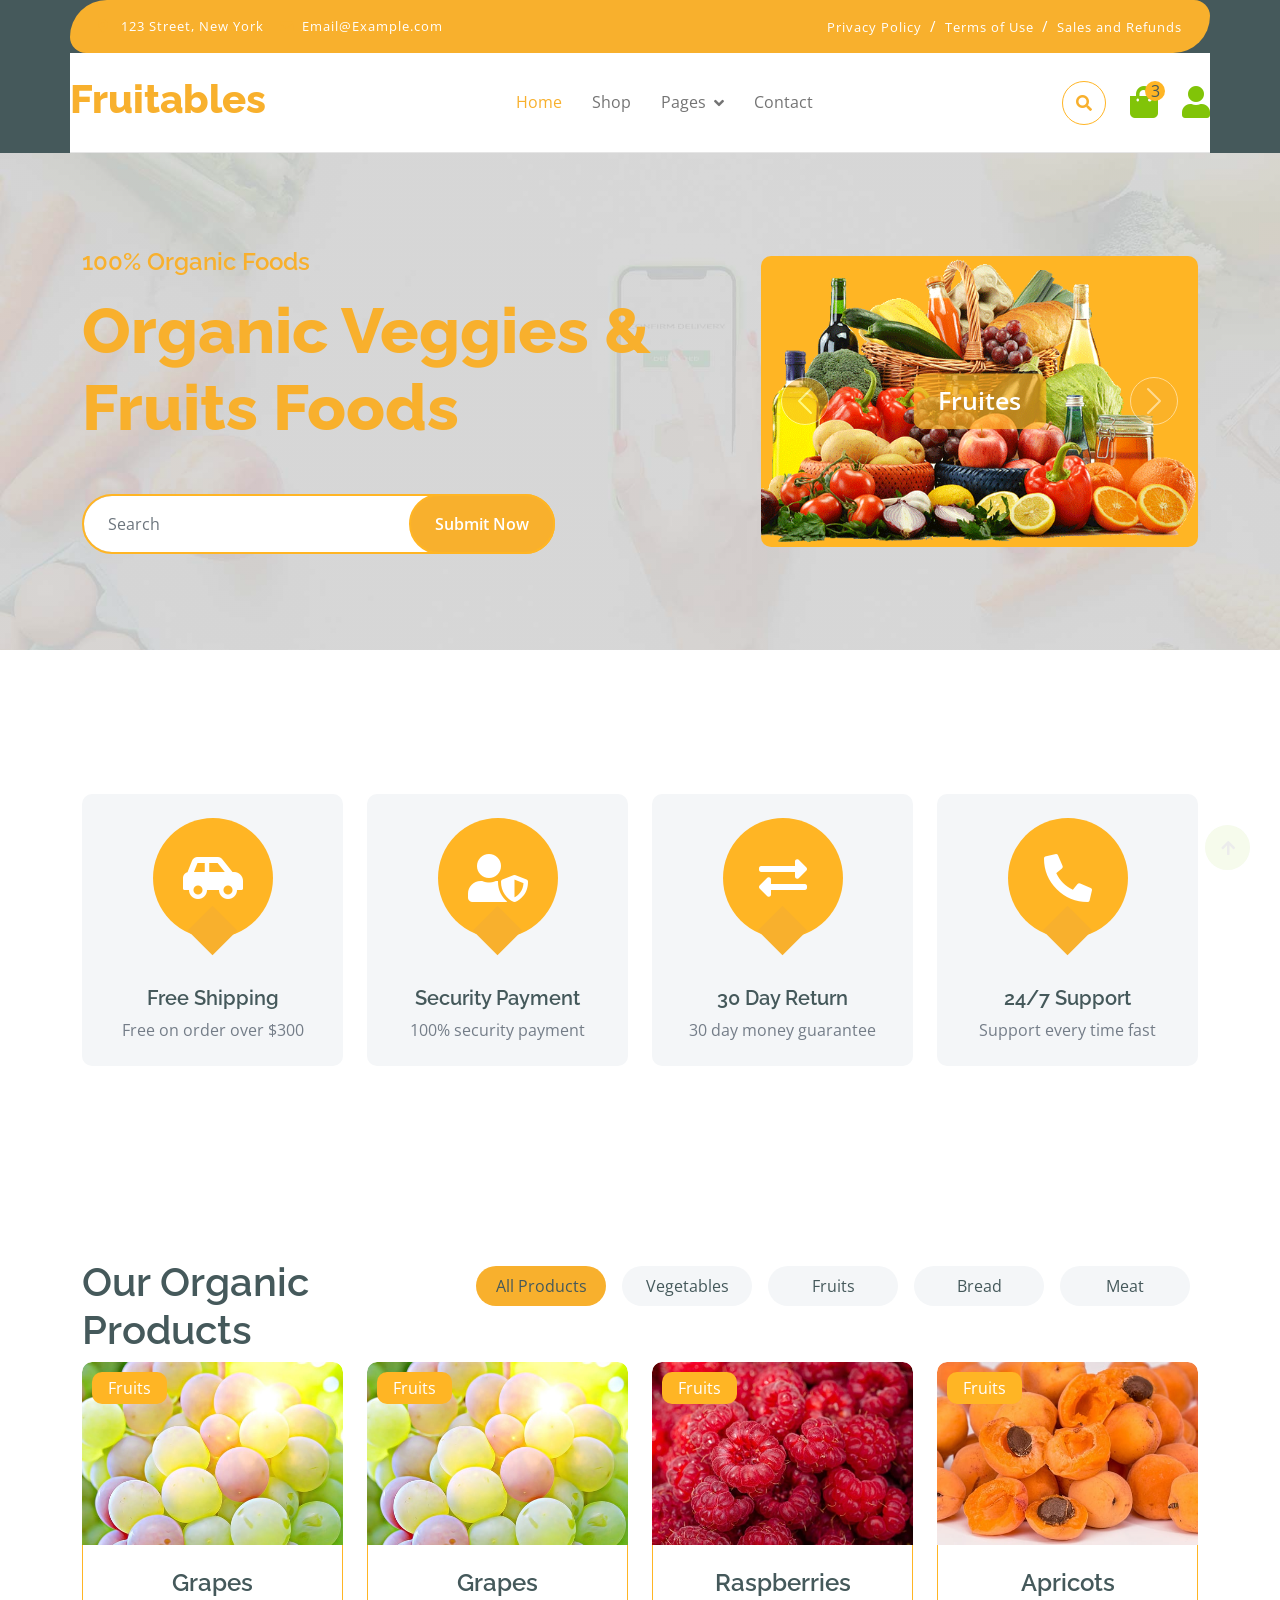
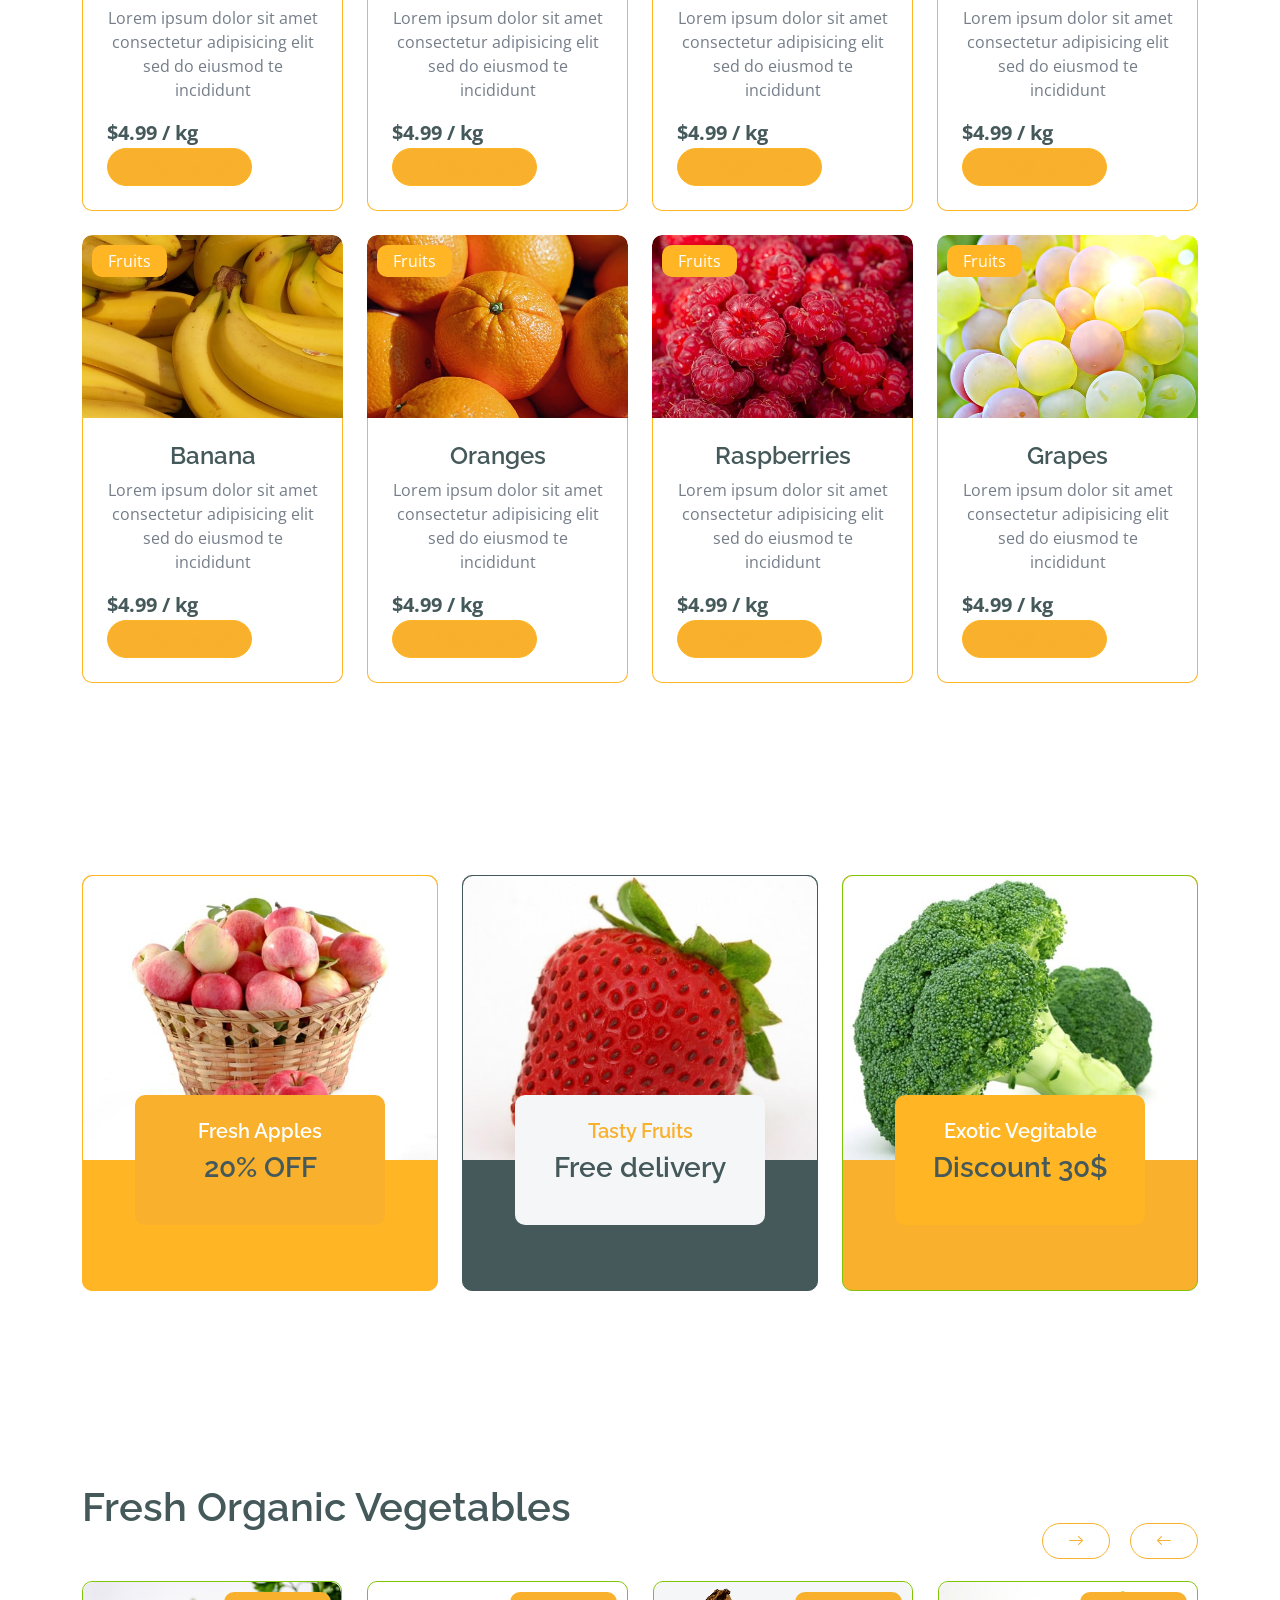
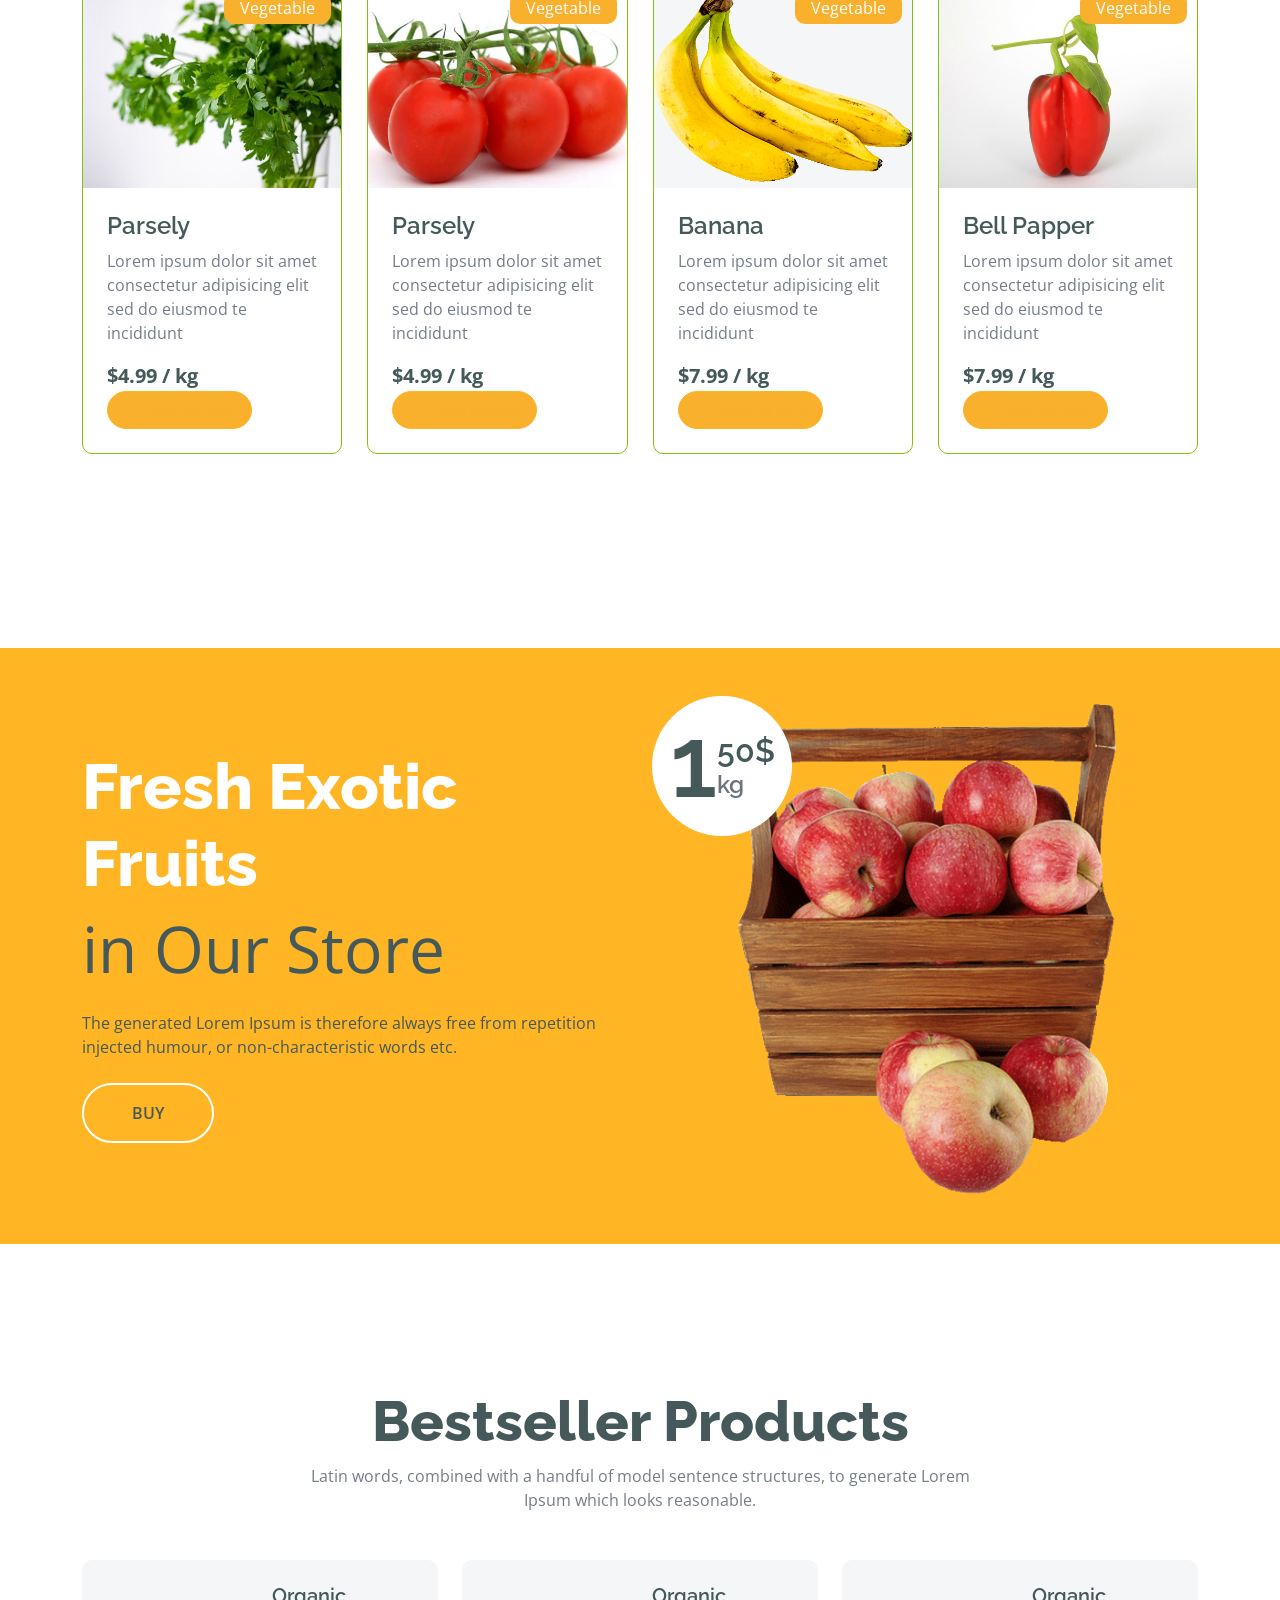
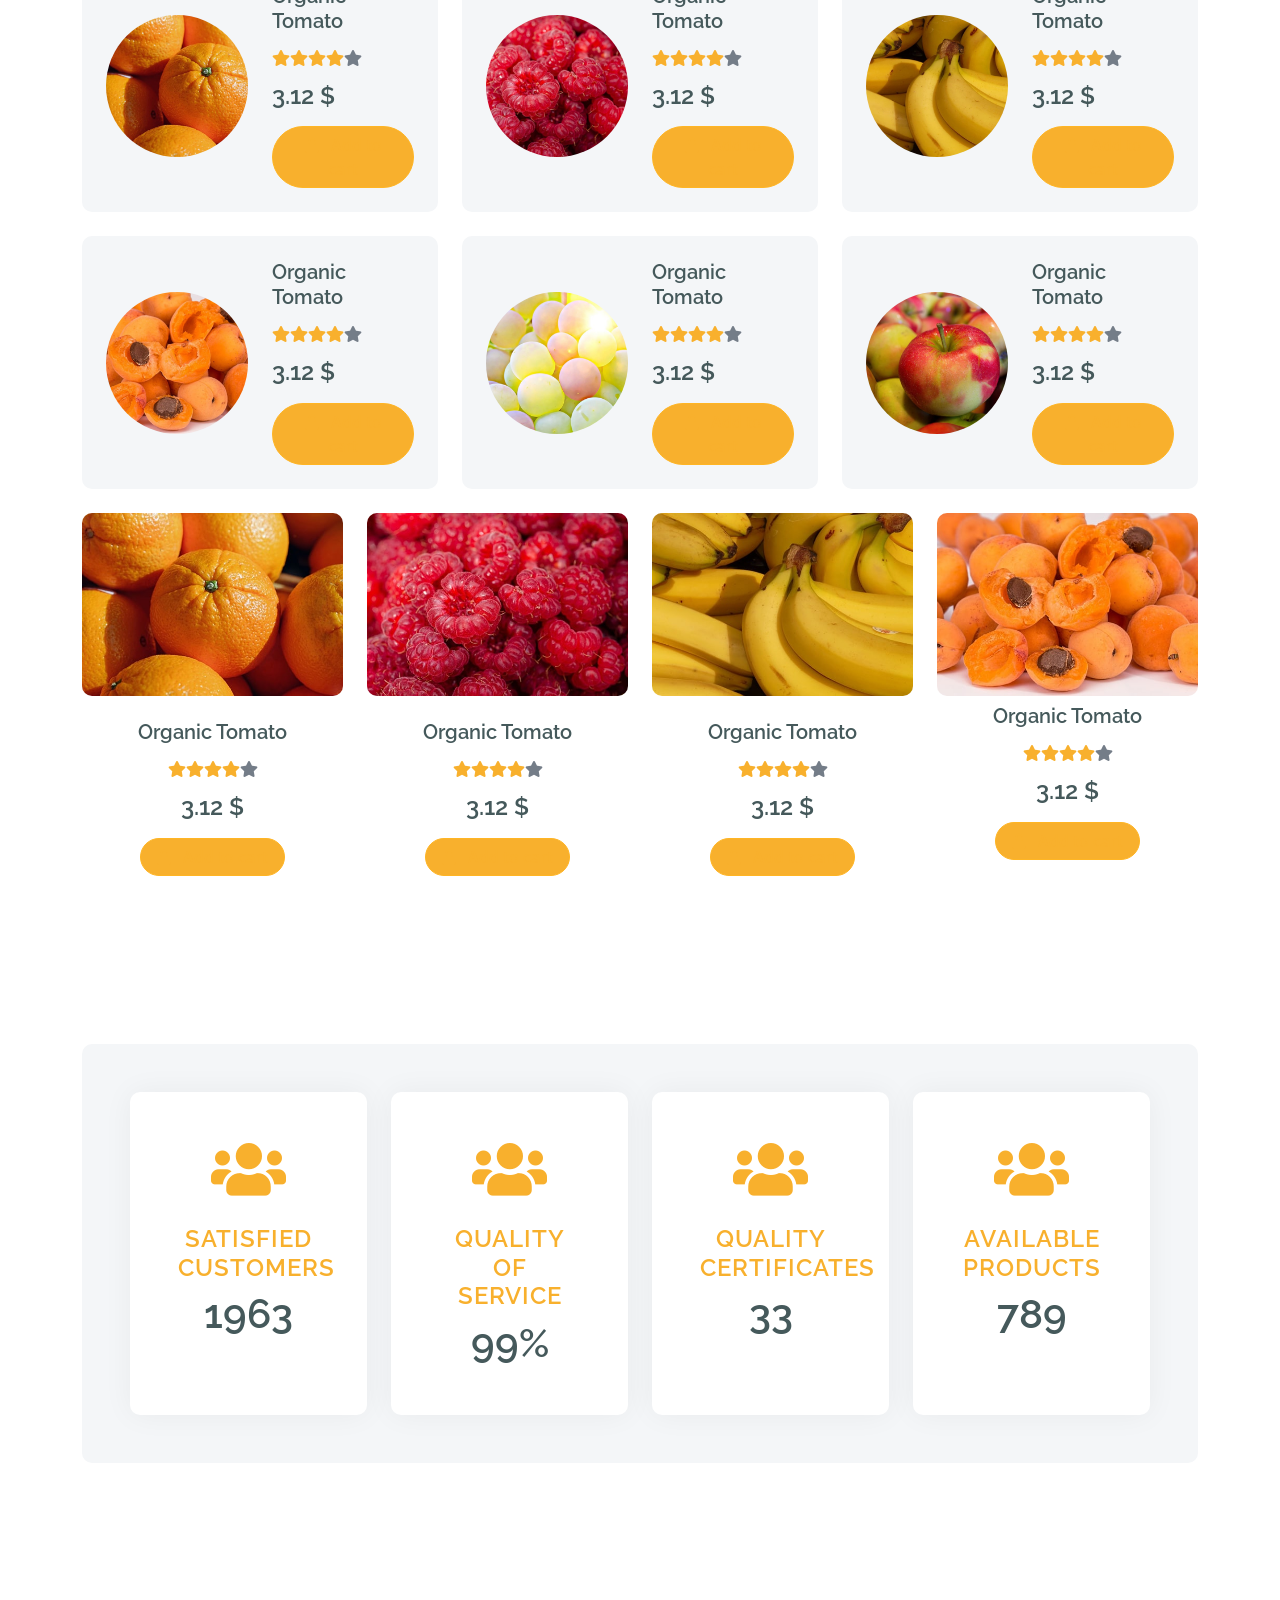
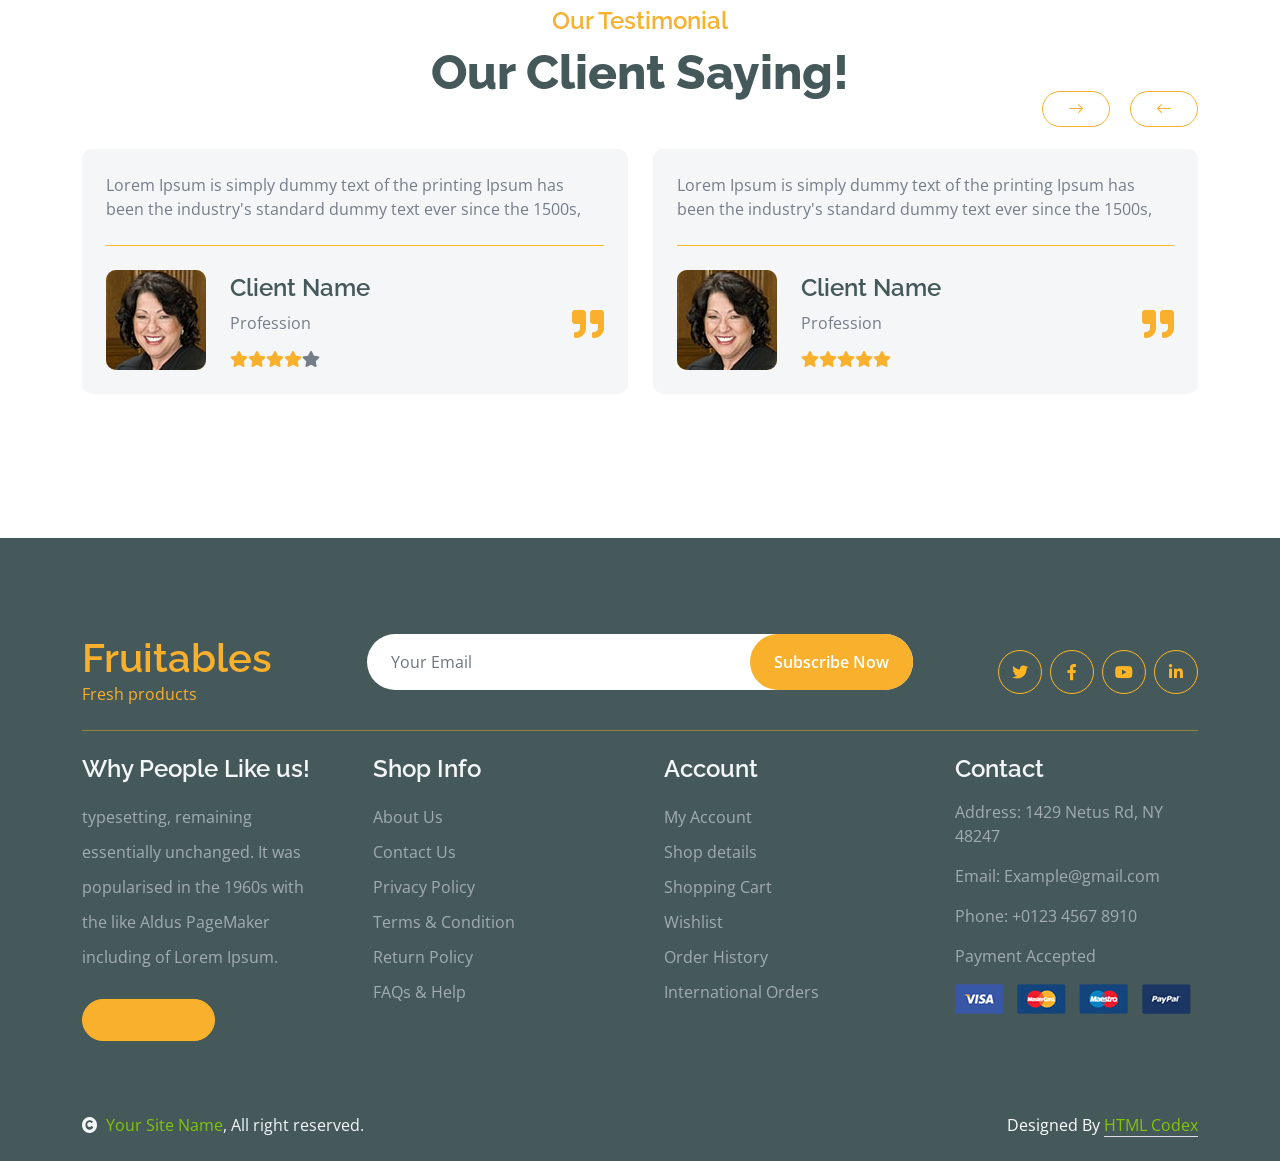
<file: ECommerceMVC/wwwroot/index.html>
<!DOCTYPE html>
<html lang="en">

    <head>
        <meta charset="utf-8">
        <title>Fruitables - Vegetable Website Template</title>
        <meta content="width=device-width, initial-scale=1.0" name="viewport">
        <meta content="" name="keywords">
        <meta content="" name="description">

        <!-- Google Web Fonts -->
        <link rel="preconnect" href="https://fonts.googleapis.com">
        <link rel="preconnect" href="https://fonts.gstatic.com" crossorigin>
        <link href="https://fonts.googleapis.com/css2?family=Open+Sans:wght@400;600&family=Raleway:wght@600;800&display=swap" rel="stylesheet"> 

        <!-- Icon Font Stylesheet -->
        <link rel="stylesheet" href="https://use.fontawesome.com/releases/v5.15.4/css/all.css"/>
        <link href="https://cdn.jsdelivr.net/npm/bootstrap-icons@1.4.1/font/bootstrap-icons.css" rel="stylesheet">

        <!-- Libraries Stylesheet -->
        <link href="lib/lightbox/css/lightbox.min.css" rel="stylesheet">
        <link href="lib/owlcarousel/assets/owl.carousel.min.css" rel="stylesheet">


        <!-- Customized Bootstrap Stylesheet -->
        <link href="css/bootstrap.min.css" rel="stylesheet">

        <!-- Template Stylesheet -->
        <link href="css/style.css" rel="stylesheet">
    </head>

    <body>

        <!-- Spinner Start -->
        <div id="spinner" class="show w-100 vh-100 bg-white position-fixed translate-middle top-50 start-50  d-flex align-items-center justify-content-center">
            <div class="spinner-grow text-primary" role="status"></div>
        </div>
        <!-- Spinner End -->


        <!-- Navbar start -->
        <div class="container-fluid fixed-top">
            <div class="container topbar bg-primary d-none d-lg-block">
                <div class="d-flex justify-content-between">
                    <div class="top-info ps-2">
                        <small class="me-3"><i class="fas fa-map-marker-alt me-2 text-secondary"></i> <a href="#" class="text-white">123 Street, New York</a></small>
                        <small class="me-3"><i class="fas fa-envelope me-2 text-secondary"></i><a href="#" class="text-white">Email@Example.com</a></small>
                    </div>
                    <div class="top-link pe-2">
                        <a href="#" class="text-white"><small class="text-white mx-2">Privacy Policy</small>/</a>
                        <a href="#" class="text-white"><small class="text-white mx-2">Terms of Use</small>/</a>
                        <a href="#" class="text-white"><small class="text-white ms-2">Sales and Refunds</small></a>
                    </div>
                </div>
            </div>
            <div class="container px-0">
                <nav class="navbar navbar-light bg-white navbar-expand-xl">
                    <a href="index.html" class="navbar-brand"><h1 class="text-primary display-6">Fruitables</h1></a>
                    <button class="navbar-toggler py-2 px-3" type="button" data-bs-toggle="collapse" data-bs-target="#navbarCollapse">
                        <span class="fa fa-bars text-primary"></span>
                    </button>
                    <div class="collapse navbar-collapse bg-white" id="navbarCollapse">
                        <div class="navbar-nav mx-auto">
                            <a href="index.html" class="nav-item nav-link active">Home</a>
                            <a href="shop.html" class="nav-item nav-link">Shop</a>
                            <!--<a href="shop-detail.html" class="nav-item nav-link">Shop Detail</a>-->
                            <div class="nav-item dropdown">
                                <a href="#" class="nav-link dropdown-toggle" data-bs-toggle="dropdown">Pages</a>
                                <div class="dropdown-menu m-0 bg-secondary rounded-0">
                                    <!--<a href="cart.html" class="dropdown-item">Cart</a>-->
                                    <a href="chackout.html" class="dropdown-item">Chackout</a>
                                    <a href="testimonial.html" class="dropdown-item">Testimonial</a>
                                    <a href="404.html" class="dropdown-item">404 Page</a>
                                </div>
                            </div>
                            <a href="contact.html" class="nav-item nav-link">Contact</a>
                        </div>
                        <div class="d-flex m-3 me-0">
                            <button class="btn-search btn border border-secondary btn-md-square rounded-circle bg-white me-4" data-bs-toggle="modal" data-bs-target="#searchModal"><i class="fas fa-search text-primary"></i></button>
                            <a href="cart.html" class="position-relative me-4 my-auto">
                                <i class="fa fa-shopping-bag fa-2x"></i>
                                <span class="position-absolute bg-secondary rounded-circle d-flex align-items-center justify-content-center text-dark px-1" style="top: -5px; left: 15px; height: 20px; min-width: 20px;">3</span>
                            </a>
                            <a href="#" class="my-auto">
                                <i class="fas fa-user fa-2x"></i>
                            </a>
                        </div>
                    </div>
                </nav>
            </div>
        </div>
        <!-- Navbar End -->


        <!-- Modal Search Start -->
        <div class="modal fade" id="searchModal" tabindex="-1" aria-labelledby="exampleModalLabel" aria-hidden="true">
            <div class="modal-dialog modal-fullscreen">
                <div class="modal-content rounded-0">
                    <div class="modal-header">
                        <h5 class="modal-title" id="exampleModalLabel">Search by keyword</h5>
                        <button type="button" class="btn-close" data-bs-dismiss="modal" aria-label="Close"></button>
                    </div>
                    <div class="modal-body d-flex align-items-center">
                        <div class="input-group w-75 mx-auto d-flex">
                            <input type="search" class="form-control p-3" placeholder="keywords" aria-describedby="search-icon-1">
                            <span id="search-icon-1" class="input-group-text p-3"><i class="fa fa-search"></i></span>
                        </div>
                    </div>
                </div>
            </div>
        </div>
        <!-- Modal Search End -->


        <!-- Hero Start -->
        <div class="container-fluid py-5 mb-5 hero-header">
            <div class="container py-5">
                <div class="row g-5 align-items-center">
                    <div class="col-md-12 col-lg-7">
                        <h4 class="mb-3 text-secondary">100% Organic Foods</h4>
                        <h1 class="mb-5 display-3 text-primary">Organic Veggies & Fruits Foods</h1>
                        <div class="position-relative mx-auto">
                            <input class="form-control border-2 border-secondary w-75 py-3 px-4 rounded-pill" type="number" placeholder="Search">
                            <button type="submit" class="btn btn-primary border-2 border-secondary py-3 px-4 position-absolute rounded-pill text-white h-100" style="top: 0; right: 25%;">Submit Now</button>
                        </div>
                    </div>
                    <div class="col-md-12 col-lg-5">
                        <div id="carouselId" class="carousel slide position-relative" data-bs-ride="carousel">
                            <div class="carousel-inner" role="listbox">
                                <div class="carousel-item active rounded">
                                    <img src="img/hero-img-1.png" class="img-fluid w-100 h-100 bg-secondary rounded" alt="First slide">
                                    <a href="#" class="btn px-4 py-2 text-white rounded">Fruites</a>
                                </div>
                                <div class="carousel-item rounded">
                                    <img src="img/hero-img-2.jpg" class="img-fluid w-100 h-100 rounded" alt="Second slide">
                                    <a href="#" class="btn px-4 py-2 text-white rounded">Vegetables</a>
                                </div>
                            </div>
                            <button class="carousel-control-prev" type="button" data-bs-target="#carouselId" data-bs-slide="prev">
                                <span class="carousel-control-prev-icon" aria-hidden="true"></span>
                                <span class="visually-hidden">Previous</span>
                            </button>
                            <button class="carousel-control-next" type="button" data-bs-target="#carouselId" data-bs-slide="next">
                                <span class="carousel-control-next-icon" aria-hidden="true"></span>
                                <span class="visually-hidden">Next</span>
                            </button>
                        </div>
                    </div>
                </div>
            </div>
        </div>
        <!-- Hero End -->


        <!-- Featurs Section Start -->
        <div class="container-fluid featurs py-5">
            <div class="container py-5">
                <div class="row g-4">
                    <div class="col-md-6 col-lg-3">
                        <div class="featurs-item text-center rounded bg-light p-4">
                            <div class="featurs-icon btn-square rounded-circle bg-secondary mb-5 mx-auto">
                                <i class="fas fa-car-side fa-3x text-white"></i>
                            </div>
                            <div class="featurs-content text-center">
                                <h5>Free Shipping</h5>
                                <p class="mb-0">Free on order over $300</p>
                            </div>
                        </div>
                    </div>
                    <div class="col-md-6 col-lg-3">
                        <div class="featurs-item text-center rounded bg-light p-4">
                            <div class="featurs-icon btn-square rounded-circle bg-secondary mb-5 mx-auto">
                                <i class="fas fa-user-shield fa-3x text-white"></i>
                            </div>
                            <div class="featurs-content text-center">
                                <h5>Security Payment</h5>
                                <p class="mb-0">100% security payment</p>
                            </div>
                        </div>
                    </div>
                    <div class="col-md-6 col-lg-3">
                        <div class="featurs-item text-center rounded bg-light p-4">
                            <div class="featurs-icon btn-square rounded-circle bg-secondary mb-5 mx-auto">
                                <i class="fas fa-exchange-alt fa-3x text-white"></i>
                            </div>
                            <div class="featurs-content text-center">
                                <h5>30 Day Return</h5>
                                <p class="mb-0">30 day money guarantee</p>
                            </div>
                        </div>
                    </div>
                    <div class="col-md-6 col-lg-3">
                        <div class="featurs-item text-center rounded bg-light p-4">
                            <div class="featurs-icon btn-square rounded-circle bg-secondary mb-5 mx-auto">
                                <i class="fa fa-phone-alt fa-3x text-white"></i>
                            </div>
                            <div class="featurs-content text-center">
                                <h5>24/7 Support</h5>
                                <p class="mb-0">Support every time fast</p>
                            </div>
                        </div>
                    </div>
                </div>
            </div>
        </div>
        <!-- Featurs Section End -->


        <!-- Fruits Shop Start-->
        <div class="container-fluid fruite py-5">
            <div class="container py-5">
                <div class="tab-class text-center">
                    <div class="row g-4">
                        <div class="col-lg-4 text-start">
                            <h1>Our Organic Products</h1>
                        </div>
                        <div class="col-lg-8 text-end">
                            <ul class="nav nav-pills d-inline-flex text-center mb-5">
                                <li class="nav-item">
                                    <a class="d-flex m-2 py-2 bg-light rounded-pill active" data-bs-toggle="pill" href="#tab-1">
                                        <span class="text-dark" style="width: 130px;">All Products</span>
                                    </a>
                                </li>
                                <li class="nav-item">
                                    <a class="d-flex py-2 m-2 bg-light rounded-pill" data-bs-toggle="pill" href="#tab-2">
                                        <span class="text-dark" style="width: 130px;">Vegetables</span>
                                    </a>
                                </li>
                                <li class="nav-item">
                                    <a class="d-flex m-2 py-2 bg-light rounded-pill" data-bs-toggle="pill" href="#tab-3">
                                        <span class="text-dark" style="width: 130px;">Fruits</span>
                                    </a>
                                </li>
                                <li class="nav-item">
                                    <a class="d-flex m-2 py-2 bg-light rounded-pill" data-bs-toggle="pill" href="#tab-4">
                                        <span class="text-dark" style="width: 130px;">Bread</span>
                                    </a>
                                </li>
                                <li class="nav-item">
                                    <a class="d-flex m-2 py-2 bg-light rounded-pill" data-bs-toggle="pill" href="#tab-5">
                                        <span class="text-dark" style="width: 130px;">Meat</span>
                                    </a>
                                </li>
                            </ul>
                        </div>
                    </div>
                    <div class="tab-content">
                        <div id="tab-1" class="tab-pane fade show p-0 active">
                            <div class="row g-4">
                                <div class="col-lg-12">
                                    <div class="row g-4">
                                        <div class="col-md-6 col-lg-4 col-xl-3">
                                            <div class="rounded position-relative fruite-item">
                                                <div class="fruite-img">
                                                    <img src="img/fruite-item-5.jpg" class="img-fluid w-100 rounded-top" alt="">
                                                </div>
                                                <div class="text-white bg-secondary px-3 py-1 rounded position-absolute" style="top: 10px; left: 10px;">Fruits</div>
                                                <div class="p-4 border border-secondary border-top-0 rounded-bottom">
                                                    <h4>Grapes</h4>
                                                    <p>Lorem ipsum dolor sit amet consectetur adipisicing elit sed do eiusmod te incididunt</p>
                                                    <div class="d-flex justify-content-between flex-lg-wrap">
                                                        <p class="text-dark fs-5 fw-bold mb-0">$4.99 / kg</p>
                                                        <a href="#" class="btn border border-secondary rounded-pill px-3 text-primary"><i class="fa fa-shopping-bag me-2 text-primary"></i> Add to cart</a>
                                                    </div>
                                                </div>
                                            </div>
                                        </div>
                                        <div class="col-md-6 col-lg-4 col-xl-3">
                                            <div class="rounded position-relative fruite-item">
                                                <div class="fruite-img">
                                                    <img src="img/fruite-item-5.jpg" class="img-fluid w-100 rounded-top" alt="">
                                                </div>
                                                <div class="text-white bg-secondary px-3 py-1 rounded position-absolute" style="top: 10px; left: 10px;">Fruits</div>
                                                <div class="p-4 border border-secondary border-top-0 rounded-bottom">
                                                    <h4>Grapes</h4>
                                                    <p>Lorem ipsum dolor sit amet consectetur adipisicing elit sed do eiusmod te incididunt</p>
                                                    <div class="d-flex justify-content-between flex-lg-wrap">
                                                        <p class="text-dark fs-5 fw-bold mb-0">$4.99 / kg</p>
                                                        <a href="#" class="btn border border-secondary rounded-pill px-3 text-primary"><i class="fa fa-shopping-bag me-2 text-primary"></i> Add to cart</a>
                                                    </div>
                                                </div>
                                            </div>
                                        </div>
                                        <div class="col-md-6 col-lg-4 col-xl-3">
                                            <div class="rounded position-relative fruite-item">
                                                <div class="fruite-img">
                                                    <img src="img/fruite-item-2.jpg" class="img-fluid w-100 rounded-top" alt="">
                                                </div>
                                                <div class="text-white bg-secondary px-3 py-1 rounded position-absolute" style="top: 10px; left: 10px;">Fruits</div>
                                                <div class="p-4 border border-secondary border-top-0 rounded-bottom">
                                                    <h4>Raspberries</h4>
                                                    <p>Lorem ipsum dolor sit amet consectetur adipisicing elit sed do eiusmod te incididunt</p>
                                                    <div class="d-flex justify-content-between flex-lg-wrap">
                                                        <p class="text-dark fs-5 fw-bold mb-0">$4.99 / kg</p>
                                                        <a href="#" class="btn border border-secondary rounded-pill px-3 text-primary"><i class="fa fa-shopping-bag me-2 text-primary"></i> Add to cart</a>
                                                    </div>
                                                </div>
                                            </div>
                                        </div>
                                        <div class="col-md-6 col-lg-4 col-xl-3">
                                            <div class="rounded position-relative fruite-item">
                                                <div class="fruite-img">
                                                    <img src="img/fruite-item-4.jpg" class="img-fluid w-100 rounded-top" alt="">
                                                </div>
                                                <div class="text-white bg-secondary px-3 py-1 rounded position-absolute" style="top: 10px; left: 10px;">Fruits</div>
                                                <div class="p-4 border border-secondary border-top-0 rounded-bottom">
                                                    <h4>Apricots</h4>
                                                    <p>Lorem ipsum dolor sit amet consectetur adipisicing elit sed do eiusmod te incididunt</p>
                                                    <div class="d-flex justify-content-between flex-lg-wrap">
                                                        <p class="text-dark fs-5 fw-bold mb-0">$4.99 / kg</p>
                                                        <a href="#" class="btn border border-secondary rounded-pill px-3 text-primary"><i class="fa fa-shopping-bag me-2 text-primary"></i> Add to cart</a>
                                                    </div>
                                                </div>
                                            </div>
                                        </div>
                                        <div class="col-md-6 col-lg-4 col-xl-3">
                                            <div class="rounded position-relative fruite-item">
                                                <div class="fruite-img">
                                                    <img src="img/fruite-item-3.jpg" class="img-fluid w-100 rounded-top" alt="">
                                                </div>
                                                <div class="text-white bg-secondary px-3 py-1 rounded position-absolute" style="top: 10px; left: 10px;">Fruits</div>
                                                <div class="p-4 border border-secondary border-top-0 rounded-bottom">
                                                    <h4>Banana</h4>
                                                    <p>Lorem ipsum dolor sit amet consectetur adipisicing elit sed do eiusmod te incididunt</p>
                                                    <div class="d-flex justify-content-between flex-lg-wrap">
                                                        <p class="text-dark fs-5 fw-bold mb-0">$4.99 / kg</p>
                                                        <a href="#" class="btn border border-secondary rounded-pill px-3 text-primary"><i class="fa fa-shopping-bag me-2 text-primary"></i> Add to cart</a>
                                                    </div>
                                                </div>
                                            </div>
                                        </div>
                                        <div class="col-md-6 col-lg-4 col-xl-3">
                                            <div class="rounded position-relative fruite-item">
                                                <div class="fruite-img">
                                                    <img src="img/fruite-item-1.jpg" class="img-fluid w-100 rounded-top" alt="">
                                                </div>
                                                <div class="text-white bg-secondary px-3 py-1 rounded position-absolute" style="top: 10px; left: 10px;">Fruits</div>
                                                <div class="p-4 border border-secondary border-top-0 rounded-bottom">
                                                    <h4>Oranges</h4>
                                                    <p>Lorem ipsum dolor sit amet consectetur adipisicing elit sed do eiusmod te incididunt</p>
                                                    <div class="d-flex justify-content-between flex-lg-wrap">
                                                        <p class="text-dark fs-5 fw-bold mb-0">$4.99 / kg</p>
                                                        <a href="#" class="btn border border-secondary rounded-pill px-3 text-primary"><i class="fa fa-shopping-bag me-2 text-primary"></i> Add to cart</a>
                                                    </div>
                                                </div>
                                            </div>
                                        </div>
                                        <div class="col-md-6 col-lg-4 col-xl-3">
                                            <div class="rounded position-relative fruite-item">
                                                <div class="fruite-img">
                                                    <img src="img/fruite-item-2.jpg" class="img-fluid w-100 rounded-top" alt="">
                                                </div>
                                                <div class="text-white bg-secondary px-3 py-1 rounded position-absolute" style="top: 10px; left: 10px;">Fruits</div>
                                                <div class="p-4 border border-secondary border-top-0 rounded-bottom">
                                                    <h4>Raspberries</h4>
                                                    <p>Lorem ipsum dolor sit amet consectetur adipisicing elit sed do eiusmod te incididunt</p>
                                                    <div class="d-flex justify-content-between flex-lg-wrap">
                                                        <p class="text-dark fs-5 fw-bold mb-0">$4.99 / kg</p>
                                                        <a href="#" class="btn border border-secondary rounded-pill px-3 text-primary"><i class="fa fa-shopping-bag me-2 text-primary"></i> Add to cart</a>
                                                    </div>
                                                </div>
                                            </div>
                                        </div>
                                        <div class="col-md-6 col-lg-4 col-xl-3">
                                            <div class="rounded position-relative fruite-item">
                                                <div class="fruite-img">
                                                    <img src="img/fruite-item-5.jpg" class="img-fluid w-100 rounded-top" alt="">
                                                </div>
                                                <div class="text-white bg-secondary px-3 py-1 rounded position-absolute" style="top: 10px; left: 10px;">Fruits</div>
                                                <div class="p-4 border border-secondary border-top-0 rounded-bottom">
                                                    <h4>Grapes</h4>
                                                    <p>Lorem ipsum dolor sit amet consectetur adipisicing elit sed do eiusmod te incididunt</p>
                                                    <div class="d-flex justify-content-between flex-lg-wrap">
                                                        <p class="text-dark fs-5 fw-bold mb-0">$4.99 / kg</p>
                                                        <a href="#" class="btn border border-secondary rounded-pill px-3 text-primary"><i class="fa fa-shopping-bag me-2 text-primary"></i> Add to cart</a>
                                                    </div>
                                                </div>
                                            </div>
                                        </div>
                                    </div>
                                </div>
                            </div>
                        </div>
                        <div id="tab-2" class="tab-pane fade show p-0">
                            <div class="row g-4">
                                <div class="col-lg-12">
                                    <div class="row g-4">
                                        <div class="col-md-6 col-lg-4 col-xl-3">
                                            <div class="rounded position-relative fruite-item">
                                                <div class="fruite-img">
                                                    <img src="img/fruite-item-5.jpg" class="img-fluid w-100 rounded-top" alt="">
                                                </div>
                                                <div class="text-white bg-secondary px-3 py-1 rounded position-absolute" style="top: 10px; left: 10px;">Fruits</div>
                                                <div class="p-4 border border-secondary border-top-0 rounded-bottom">
                                                    <h4>Grapes</h4>
                                                    <p>Lorem ipsum dolor sit amet consectetur adipisicing elit sed do eiusmod te incididunt</p>
                                                    <div class="d-flex justify-content-between flex-lg-wrap">
                                                        <p class="text-dark fs-5 fw-bold mb-0">$4.99 / kg</p>
                                                        <a href="#" class="btn border border-secondary rounded-pill px-3 text-primary"><i class="fa fa-shopping-bag me-2 text-primary"></i> Add to cart</a>
                                                    </div>
                                                </div>
                                            </div>
                                        </div>
                                        <div class="col-md-6 col-lg-4 col-xl-3">
                                            <div class="rounded position-relative fruite-item">
                                                <div class="fruite-img">
                                                    <img src="img/fruite-item-2.jpg" class="img-fluid w-100 rounded-top" alt="">
                                                </div>
                                                <div class="text-white bg-secondary px-3 py-1 rounded position-absolute" style="top: 10px; left: 10px;">Fruits</div>
                                                <div class="p-4 border border-secondary border-top-0 rounded-bottom">
                                                    <h4>Raspberries</h4>
                                                    <p>Lorem ipsum dolor sit amet consectetur adipisicing elit sed do eiusmod te incididunt</p>
                                                    <div class="d-flex justify-content-between flex-lg-wrap">
                                                        <p class="text-dark fs-5 fw-bold mb-0">$4.99 / kg</p>
                                                        <a href="#" class="btn border border-secondary rounded-pill px-3 text-primary"><i class="fa fa-shopping-bag me-2 text-primary"></i> Add to cart</a>
                                                    </div>
                                                </div>
                                            </div>
                                        </div>
                                    </div>
                                </div>
                            </div>
                        </div>
                        <div id="tab-3" class="tab-pane fade show p-0">
                            <div class="row g-4">
                                <div class="col-lg-12">
                                    <div class="row g-4">
                                        <div class="col-md-6 col-lg-4 col-xl-3">
                                            <div class="rounded position-relative fruite-item">
                                                <div class="fruite-img">
                                                    <img src="img/fruite-item-1.jpg" class="img-fluid w-100 rounded-top" alt="">
                                                </div>
                                                <div class="text-white bg-secondary px-3 py-1 rounded position-absolute" style="top: 10px; left: 10px;">Fruits</div>
                                                <div class="p-4 border border-secondary border-top-0 rounded-bottom">
                                                    <h4>Oranges</h4>
                                                    <p>Lorem ipsum dolor sit amet consectetur adipisicing elit sed do eiusmod te incididunt</p>
                                                    <div class="d-flex justify-content-between flex-lg-wrap">
                                                        <p class="text-dark fs-5 fw-bold mb-0">$4.99 / kg</p>
                                                        <a href="#" class="btn border border-secondary rounded-pill px-3 text-primary"><i class="fa fa-shopping-bag me-2 text-primary"></i> Add to cart</a>
                                                    </div>
                                                </div>
                                            </div>
                                        </div>
                                        <div class="col-md-6 col-lg-4 col-xl-3">
                                            <div class="rounded position-relative fruite-item">
                                                <div class="fruite-img">
                                                    <img src="img/fruite-item-6.jpg" class="img-fluid w-100 rounded-top" alt="">
                                                </div>
                                                <div class="text-white bg-secondary px-3 py-1 rounded position-absolute" style="top: 10px; left: 10px;">Fruits</div>
                                                <div class="p-4 border border-secondary border-top-0 rounded-bottom">
                                                    <h4>Apple</h4>
                                                    <p>Lorem ipsum dolor sit amet consectetur adipisicing elit sed do eiusmod te incididunt</p>
                                                    <div class="d-flex justify-content-between flex-lg-wrap">
                                                        <p class="text-dark fs-5 fw-bold mb-0">$4.99 / kg</p>
                                                        <a href="#" class="btn border border-secondary rounded-pill px-3 text-primary"><i class="fa fa-shopping-bag me-2 text-primary"></i> Add to cart</a>
                                                    </div>
                                                </div>
                                            </div>
                                        </div>
                                    </div>
                                </div>
                            </div>
                        </div>
                        <div id="tab-4" class="tab-pane fade show p-0">
                            <div class="row g-4">
                                <div class="col-lg-12">
                                    <div class="row g-4">
                                        <div class="col-md-6 col-lg-4 col-xl-3">
                                            <div class="rounded position-relative fruite-item">
                                                <div class="fruite-img">
                                                    <img src="img/fruite-item-5.jpg" class="img-fluid w-100 rounded-top" alt="">
                                                </div>
                                                <div class="text-white bg-secondary px-3 py-1 rounded position-absolute" style="top: 10px; left: 10px;">Fruits</div>
                                                <div class="p-4 border border-secondary border-top-0 rounded-bottom">
                                                    <h4>Grapes</h4>
                                                    <p>Lorem ipsum dolor sit amet consectetur adipisicing elit sed do eiusmod te incididunt</p>
                                                    <div class="d-flex justify-content-between flex-lg-wrap">
                                                        <p class="text-dark fs-5 fw-bold mb-0">$4.99 / kg</p>
                                                        <a href="#" class="btn border border-secondary rounded-pill px-3 text-primary"><i class="fa fa-shopping-bag me-2 text-primary"></i> Add to cart</a>
                                                    </div>
                                                </div>
                                            </div>
                                        </div>
                                        <div class="col-md-6 col-lg-4 col-xl-3">
                                            <div class="rounded position-relative fruite-item">
                                                <div class="fruite-img">
                                                    <img src="img/fruite-item-4.jpg" class="img-fluid w-100 rounded-top" alt="">
                                                </div>
                                                <div class="text-white bg-secondary px-3 py-1 rounded position-absolute" style="top: 10px; left: 10px;">Fruits</div>
                                                <div class="p-4 border border-secondary border-top-0 rounded-bottom">
                                                    <h4>Apricots</h4>
                                                    <p>Lorem ipsum dolor sit amet consectetur adipisicing elit sed do eiusmod te incididunt</p>
                                                    <div class="d-flex justify-content-between flex-lg-wrap">
                                                        <p class="text-dark fs-5 fw-bold mb-0">$4.99 / kg</p>
                                                        <a href="#" class="btn border border-secondary rounded-pill px-3 text-primary"><i class="fa fa-shopping-bag me-2 text-primary"></i> Add to cart</a>
                                                    </div>
                                                </div>
                                            </div>
                                        </div>
                                    </div>
                                </div>
                            </div>
                        </div>
                        <div id="tab-5" class="tab-pane fade show p-0">
                            <div class="row g-4">
                                <div class="col-lg-12">
                                    <div class="row g-4">
                                        <div class="col-md-6 col-lg-4 col-xl-3">
                                            <div class="rounded position-relative fruite-item">
                                                <div class="fruite-img">
                                                    <img src="img/fruite-item-3.jpg" class="img-fluid w-100 rounded-top" alt="">
                                                </div>
                                                <div class="text-white bg-secondary px-3 py-1 rounded position-absolute" style="top: 10px; left: 10px;">Fruits</div>
                                                <div class="p-4 border border-secondary border-top-0 rounded-bottom">
                                                    <h4>Banana</h4>
                                                    <p>Lorem ipsum dolor sit amet consectetur adipisicing elit sed do eiusmod te incididunt</p>
                                                    <div class="d-flex justify-content-between flex-lg-wrap">
                                                        <p class="text-dark fs-5 fw-bold mb-0">$4.99 / kg</p>
                                                        <a href="#" class="btn border border-secondary rounded-pill px-3 text-primary"><i class="fa fa-shopping-bag me-2 text-primary"></i> Add to cart</a>
                                                    </div>
                                                </div>
                                            </div>
                                        </div>
                                        <div class="col-md-6 col-lg-4 col-xl-3">
                                            <div class="rounded position-relative fruite-item">
                                                <div class="fruite-img">
                                                    <img src="img/fruite-item-2.jpg" class="img-fluid w-100 rounded-top" alt="">
                                                </div>
                                                <div class="text-white bg-secondary px-3 py-1 rounded position-absolute" style="top: 10px; left: 10px;">Fruits</div>
                                                <div class="p-4 border border-secondary border-top-0 rounded-bottom">
                                                    <h4>Raspberries</h4>
                                                    <p>Lorem ipsum dolor sit amet consectetur adipisicing elit sed do eiusmod te incididunt</p>
                                                    <div class="d-flex justify-content-between flex-lg-wrap">
                                                        <p class="text-dark fs-5 fw-bold mb-0">$4.99 / kg</p>
                                                        <a href="#" class="btn border border-secondary rounded-pill px-3 text-primary"><i class="fa fa-shopping-bag me-2 text-primary"></i> Add to cart</a>
                                                    </div>
                                                </div>
                                            </div>
                                        </div>
                                        <div class="col-md-6 col-lg-4 col-xl-3">
                                            <div class="rounded position-relative fruite-item">
                                                <div class="fruite-img">
                                                    <img src="img/fruite-item-1.jpg" class="img-fluid w-100 rounded-top" alt="">
                                                </div>
                                                <div class="text-white bg-secondary px-3 py-1 rounded position-absolute" style="top: 10px; left: 10px;">Fruits</div>
                                                <div class="p-4 border border-secondary border-top-0 rounded-bottom">
                                                    <h4>Oranges</h4>
                                                    <p>Lorem ipsum dolor sit amet consectetur adipisicing elit sed do eiusmod te incididunt</p>
                                                    <div class="d-flex justify-content-between flex-lg-wrap">
                                                        <p class="text-dark fs-5 fw-bold mb-0">$4.99 / kg</p>
                                                        <a href="#" class="btn border border-secondary rounded-pill px-3 text-primary"><i class="fa fa-shopping-bag me-2 text-primary"></i> Add to cart</a>
                                                    </div>
                                                </div>
                                            </div>
                                        </div>
                                    </div>
                                </div>
                            </div>
                        </div>
                    </div>
                </div>      
            </div>
        </div>
        <!-- Fruits Shop End-->


        <!-- Featurs Start -->
        <div class="container-fluid service py-5">
            <div class="container py-5">
                <div class="row g-4 justify-content-center">
                    <div class="col-md-6 col-lg-4">
                        <a href="#">
                            <div class="service-item bg-secondary rounded border border-secondary">
                                <img src="img/featur-1.jpg" class="img-fluid rounded-top w-100" alt="">
                                <div class="px-4 rounded-bottom">
                                    <div class="service-content bg-primary text-center p-4 rounded">
                                        <h5 class="text-white">Fresh Apples</h5>
                                        <h3 class="mb-0">20% OFF</h3>
                                    </div>
                                </div>
                            </div>
                        </a>
                    </div>
                    <div class="col-md-6 col-lg-4">
                        <a href="#">
                            <div class="service-item bg-dark rounded border border-dark">
                                <img src="img/featur-2.jpg" class="img-fluid rounded-top w-100" alt="">
                                <div class="px-4 rounded-bottom">
                                    <div class="service-content bg-light text-center p-4 rounded">
                                        <h5 class="text-primary">Tasty Fruits</h5>
                                        <h3 class="mb-0">Free delivery</h3>
                                    </div>
                                </div>
                            </div>
                        </a>
                    </div>
                    <div class="col-md-6 col-lg-4">
                        <a href="#">
                            <div class="service-item bg-primary rounded border border-primary">
                                <img src="img/featur-3.jpg" class="img-fluid rounded-top w-100" alt="">
                                <div class="px-4 rounded-bottom">
                                    <div class="service-content bg-secondary text-center p-4 rounded">
                                        <h5 class="text-white">Exotic Vegitable</h5>
                                        <h3 class="mb-0">Discount 30$</h3>
                                    </div>
                                </div>
                            </div>
                        </a>
                    </div>
                </div>
            </div>
        </div>
        <!-- Featurs End -->


        <!-- Vesitable Shop Start-->
        <div class="container-fluid vesitable py-5">
            <div class="container py-5">
                <h1 class="mb-0">Fresh Organic Vegetables</h1>
                <div class="owl-carousel vegetable-carousel justify-content-center">
                    <div class="border border-primary rounded position-relative vesitable-item">
                        <div class="vesitable-img">
                            <img src="img/vegetable-item-6.jpg" class="img-fluid w-100 rounded-top" alt="">
                        </div>
                        <div class="text-white bg-primary px-3 py-1 rounded position-absolute" style="top: 10px; right: 10px;">Vegetable</div>
                        <div class="p-4 rounded-bottom">
                            <h4>Parsely</h4>
                            <p>Lorem ipsum dolor sit amet consectetur adipisicing elit sed do eiusmod te incididunt</p>
                            <div class="d-flex justify-content-between flex-lg-wrap">
                                <p class="text-dark fs-5 fw-bold mb-0">$4.99 / kg</p>
                                <a href="#" class="btn border border-secondary rounded-pill px-3 text-primary"><i class="fa fa-shopping-bag me-2 text-primary"></i> Add to cart</a>
                            </div>
                        </div>
                    </div>
                    <div class="border border-primary rounded position-relative vesitable-item">
                        <div class="vesitable-img">
                            <img src="img/vegetable-item-1.jpg" class="img-fluid w-100 rounded-top" alt="">
                        </div>
                        <div class="text-white bg-primary px-3 py-1 rounded position-absolute" style="top: 10px; right: 10px;">Vegetable</div>
                        <div class="p-4 rounded-bottom">
                            <h4>Parsely</h4>
                            <p>Lorem ipsum dolor sit amet consectetur adipisicing elit sed do eiusmod te incididunt</p>
                            <div class="d-flex justify-content-between flex-lg-wrap">
                                <p class="text-dark fs-5 fw-bold mb-0">$4.99 / kg</p>
                                <a href="#" class="btn border border-secondary rounded-pill px-3 text-primary"><i class="fa fa-shopping-bag me-2 text-primary"></i> Add to cart</a>
                            </div>
                        </div>
                    </div>
                    <div class="border border-primary rounded position-relative vesitable-item">
                        <div class="vesitable-img">
                            <img src="img/vegetable-item-3.png" class="img-fluid w-100 rounded-top bg-light" alt="">
                        </div>
                        <div class="text-white bg-primary px-3 py-1 rounded position-absolute" style="top: 10px; right: 10px;">Vegetable</div>
                        <div class="p-4 rounded-bottom">
                            <h4>Banana</h4>
                            <p>Lorem ipsum dolor sit amet consectetur adipisicing elit sed do eiusmod te incididunt</p>
                            <div class="d-flex justify-content-between flex-lg-wrap">
                                <p class="text-dark fs-5 fw-bold mb-0">$7.99 / kg</p>
                                <a href="#" class="btn border border-secondary rounded-pill px-3 text-primary"><i class="fa fa-shopping-bag me-2 text-primary"></i> Add to cart</a>
                            </div>
                        </div>
                    </div>
                    <div class="border border-primary rounded position-relative vesitable-item">
                        <div class="vesitable-img">
                            <img src="img/vegetable-item-4.jpg" class="img-fluid w-100 rounded-top" alt="">
                        </div>
                        <div class="text-white bg-primary px-3 py-1 rounded position-absolute" style="top: 10px; right: 10px;">Vegetable</div>
                        <div class="p-4 rounded-bottom">
                            <h4>Bell Papper</h4>
                            <p>Lorem ipsum dolor sit amet consectetur adipisicing elit sed do eiusmod te incididunt</p>
                            <div class="d-flex justify-content-between flex-lg-wrap">
                                <p class="text-dark fs-5 fw-bold mb-0">$7.99 / kg</p>
                                <a href="#" class="btn border border-secondary rounded-pill px-3 text-primary"><i class="fa fa-shopping-bag me-2 text-primary"></i> Add to cart</a>
                            </div>
                        </div>
                    </div>
                    <div class="border border-primary rounded position-relative vesitable-item">
                        <div class="vesitable-img">
                            <img src="img/vegetable-item-5.jpg" class="img-fluid w-100 rounded-top" alt="">
                        </div>
                        <div class="text-white bg-primary px-3 py-1 rounded position-absolute" style="top: 10px; right: 10px;">Vegetable</div>
                        <div class="p-4 rounded-bottom">
                            <h4>Potatoes</h4>
                            <p>Lorem ipsum dolor sit amet consectetur adipisicing elit sed do eiusmod te incididunt</p>
                            <div class="d-flex justify-content-between flex-lg-wrap">
                                <p class="text-dark fs-5 fw-bold mb-0">$7.99 / kg</p>
                                <a href="#" class="btn border border-secondary rounded-pill px-3 text-primary"><i class="fa fa-shopping-bag me-2 text-primary"></i> Add to cart</a>
                            </div>
                        </div>
                    </div>
                    <div class="border border-primary rounded position-relative vesitable-item">
                        <div class="vesitable-img">
                            <img src="img/vegetable-item-6.jpg" class="img-fluid w-100 rounded-top" alt="">
                        </div>
                        <div class="text-white bg-primary px-3 py-1 rounded position-absolute" style="top: 10px; right: 10px;">Vegetable</div>
                        <div class="p-4 rounded-bottom">
                            <h4>Parsely</h4>
                            <p>Lorem ipsum dolor sit amet consectetur adipisicing elit sed do eiusmod te incididunt</p>
                            <div class="d-flex justify-content-between flex-lg-wrap">
                                <p class="text-dark fs-5 fw-bold mb-0">$7.99 / kg</p>
                                <a href="#" class="btn border border-secondary rounded-pill px-3 text-primary"><i class="fa fa-shopping-bag me-2 text-primary"></i> Add to cart</a>
                            </div>
                        </div>
                    </div>
                    <div class="border border-primary rounded position-relative vesitable-item">
                        <div class="vesitable-img">
                            <img src="img/vegetable-item-5.jpg" class="img-fluid w-100 rounded-top" alt="">
                        </div>
                        <div class="text-white bg-primary px-3 py-1 rounded position-absolute" style="top: 10px; right: 10px;">Vegetable</div>
                        <div class="p-4 rounded-bottom">
                            <h4>Potatoes</h4>
                            <p>Lorem ipsum dolor sit amet consectetur adipisicing elit sed do eiusmod te incididunt</p>
                            <div class="d-flex justify-content-between flex-lg-wrap">
                                <p class="text-dark fs-5 fw-bold mb-0">$7.99 / kg</p>
                                <a href="#" class="btn border border-secondary rounded-pill px-3 text-primary"><i class="fa fa-shopping-bag me-2 text-primary"></i> Add to cart</a>
                            </div>
                        </div>
                    </div>
                    <div class="border border-primary rounded position-relative vesitable-item">
                        <div class="vesitable-img">
                            <img src="img/vegetable-item-6.jpg" class="img-fluid w-100 rounded-top" alt="">
                        </div>
                        <div class="text-white bg-primary px-3 py-1 rounded position-absolute" style="top: 10px; right: 10px;">Vegetable</div>
                        <div class="p-4 rounded-bottom">
                            <h4>Parsely</h4>
                            <p>Lorem ipsum dolor sit amet consectetur adipisicing elit sed do eiusmod te incididunt</p>
                            <div class="d-flex justify-content-between flex-lg-wrap">
                                <p class="text-dark fs-5 fw-bold mb-0">$7.99 / kg</p>
                                <a href="#" class="btn border border-secondary rounded-pill px-3 text-primary"><i class="fa fa-shopping-bag me-2 text-primary"></i> Add to cart</a>
                            </div>
                        </div>
                    </div>
                </div>
            </div>
        </div>
        <!-- Vesitable Shop End -->


        <!-- Banner Section Start-->
        <div class="container-fluid banner bg-secondary my-5">
            <div class="container py-5">
                <div class="row g-4 align-items-center">
                    <div class="col-lg-6">
                        <div class="py-4">
                            <h1 class="display-3 text-white">Fresh Exotic Fruits</h1>
                            <p class="fw-normal display-3 text-dark mb-4">in Our Store</p>
                            <p class="mb-4 text-dark">The generated Lorem Ipsum is therefore always free from repetition injected humour, or non-characteristic words etc.</p>
                            <a href="#" class="banner-btn btn border-2 border-white rounded-pill text-dark py-3 px-5">BUY</a>
                        </div>
                    </div>
                    <div class="col-lg-6">
                        <div class="position-relative">
                            <img src="img/baner-1.png" class="img-fluid w-100 rounded" alt="">
                            <div class="d-flex align-items-center justify-content-center bg-white rounded-circle position-absolute" style="width: 140px; height: 140px; top: 0; left: 0;">
                                <h1 style="font-size: 100px;">1</h1>
                                <div class="d-flex flex-column">
                                    <span class="h2 mb-0">50$</span>
                                    <span class="h4 text-muted mb-0">kg</span>
                                </div>
                            </div>
                        </div>
                    </div>
                </div>
            </div>
        </div>
        <!-- Banner Section End -->


        <!-- Bestsaler Product Start -->
        <div class="container-fluid py-5">
            <div class="container py-5">
                <div class="text-center mx-auto mb-5" style="max-width: 700px;">
                    <h1 class="display-4">Bestseller Products</h1>
                    <p>Latin words, combined with a handful of model sentence structures, to generate Lorem Ipsum which looks reasonable.</p>
                </div>
                <div class="row g-4">
                    <div class="col-lg-6 col-xl-4">
                        <div class="p-4 rounded bg-light">
                            <div class="row align-items-center">
                                <div class="col-6">
                                    <img src="img/best-product-1.jpg" class="img-fluid rounded-circle w-100" alt="">
                                </div>
                                <div class="col-6">
                                    <a href="#" class="h5">Organic Tomato</a>
                                    <div class="d-flex my-3">
                                        <i class="fas fa-star text-primary"></i>
                                        <i class="fas fa-star text-primary"></i>
                                        <i class="fas fa-star text-primary"></i>
                                        <i class="fas fa-star text-primary"></i>
                                        <i class="fas fa-star"></i>
                                    </div>
                                    <h4 class="mb-3">3.12 $</h4>
                                    <a href="#" class="btn border border-secondary rounded-pill px-3 text-primary"><i class="fa fa-shopping-bag me-2 text-primary"></i> Add to cart</a>
                                </div>
                            </div>
                        </div>
                    </div>
                    <div class="col-lg-6 col-xl-4">
                        <div class="p-4 rounded bg-light">
                            <div class="row align-items-center">
                                <div class="col-6">
                                    <img src="img/best-product-2.jpg" class="img-fluid rounded-circle w-100" alt="">
                                </div>
                                <div class="col-6">
                                    <a href="#" class="h5">Organic Tomato</a>
                                    <div class="d-flex my-3">
                                        <i class="fas fa-star text-primary"></i>
                                        <i class="fas fa-star text-primary"></i>
                                        <i class="fas fa-star text-primary"></i>
                                        <i class="fas fa-star text-primary"></i>
                                        <i class="fas fa-star"></i>
                                    </div>
                                    <h4 class="mb-3">3.12 $</h4>
                                    <a href="#" class="btn border border-secondary rounded-pill px-3 text-primary"><i class="fa fa-shopping-bag me-2 text-primary"></i> Add to cart</a>
                                </div>
                            </div>
                        </div>
                    </div>
                    <div class="col-lg-6 col-xl-4">
                        <div class="p-4 rounded bg-light">
                            <div class="row align-items-center">
                                <div class="col-6">
                                    <img src="img/best-product-3.jpg" class="img-fluid rounded-circle w-100" alt="">
                                </div>
                                <div class="col-6">
                                    <a href="#" class="h5">Organic Tomato</a>
                                    <div class="d-flex my-3">
                                        <i class="fas fa-star text-primary"></i>
                                        <i class="fas fa-star text-primary"></i>
                                        <i class="fas fa-star text-primary"></i>
                                        <i class="fas fa-star text-primary"></i>
                                        <i class="fas fa-star"></i>
                                    </div>
                                    <h4 class="mb-3">3.12 $</h4>
                                    <a href="#" class="btn border border-secondary rounded-pill px-3 text-primary"><i class="fa fa-shopping-bag me-2 text-primary"></i> Add to cart</a>
                                </div>
                            </div>
                        </div>
                    </div>
                    <div class="col-lg-6 col-xl-4">
                        <div class="p-4 rounded bg-light">
                            <div class="row align-items-center">
                                <div class="col-6">
                                    <img src="img/best-product-4.jpg" class="img-fluid rounded-circle w-100" alt="">
                                </div>
                                <div class="col-6">
                                    <a href="#" class="h5">Organic Tomato</a>
                                    <div class="d-flex my-3">
                                        <i class="fas fa-star text-primary"></i>
                                        <i class="fas fa-star text-primary"></i>
                                        <i class="fas fa-star text-primary"></i>
                                        <i class="fas fa-star text-primary"></i>
                                        <i class="fas fa-star"></i>
                                    </div>
                                    <h4 class="mb-3">3.12 $</h4>
                                    <a href="#" class="btn border border-secondary rounded-pill px-3 text-primary"><i class="fa fa-shopping-bag me-2 text-primary"></i> Add to cart</a>
                                </div>
                            </div>
                        </div>
                    </div>
                    <div class="col-lg-6 col-xl-4">
                        <div class="p-4 rounded bg-light">
                            <div class="row align-items-center">
                                <div class="col-6">
                                    <img src="img/best-product-5.jpg" class="img-fluid rounded-circle w-100" alt="">
                                </div>
                                <div class="col-6">
                                    <a href="#" class="h5">Organic Tomato</a>
                                    <div class="d-flex my-3">
                                        <i class="fas fa-star text-primary"></i>
                                        <i class="fas fa-star text-primary"></i>
                                        <i class="fas fa-star text-primary"></i>
                                        <i class="fas fa-star text-primary"></i>
                                        <i class="fas fa-star"></i>
                                    </div>
                                    <h4 class="mb-3">3.12 $</h4>
                                    <a href="#" class="btn border border-secondary rounded-pill px-3 text-primary"><i class="fa fa-shopping-bag me-2 text-primary"></i> Add to cart</a>
                                </div>
                            </div>
                        </div>
                    </div>
                    <div class="col-lg-6 col-xl-4">
                        <div class="p-4 rounded bg-light">
                            <div class="row align-items-center">
                                <div class="col-6">
                                    <img src="img/best-product-6.jpg" class="img-fluid rounded-circle w-100" alt="">
                                </div>
                                <div class="col-6">
                                    <a href="#" class="h5">Organic Tomato</a>
                                    <div class="d-flex my-3">
                                        <i class="fas fa-star text-primary"></i>
                                        <i class="fas fa-star text-primary"></i>
                                        <i class="fas fa-star text-primary"></i>
                                        <i class="fas fa-star text-primary"></i>
                                        <i class="fas fa-star"></i>
                                    </div>
                                    <h4 class="mb-3">3.12 $</h4>
                                    <a href="#" class="btn border border-secondary rounded-pill px-3 text-primary"><i class="fa fa-shopping-bag me-2 text-primary"></i> Add to cart</a>
                                </div>
                            </div>
                        </div>
                    </div>
                    <div class="col-md-6 col-lg-6 col-xl-3">
                        <div class="text-center">
                            <img src="img/fruite-item-1.jpg" class="img-fluid rounded" alt="">
                            <div class="py-4">
                                <a href="#" class="h5">Organic Tomato</a>
                                <div class="d-flex my-3 justify-content-center">
                                    <i class="fas fa-star text-primary"></i>
                                    <i class="fas fa-star text-primary"></i>
                                    <i class="fas fa-star text-primary"></i>
                                    <i class="fas fa-star text-primary"></i>
                                    <i class="fas fa-star"></i>
                                </div>
                                <h4 class="mb-3">3.12 $</h4>
                                <a href="#" class="btn border border-secondary rounded-pill px-3 text-primary"><i class="fa fa-shopping-bag me-2 text-primary"></i> Add to cart</a>
                            </div>
                        </div>
                    </div>
                    <div class="col-md-6 col-lg-6 col-xl-3">
                        <div class="text-center">
                            <img src="img/fruite-item-2.jpg" class="img-fluid rounded" alt="">
                            <div class="py-4">
                                <a href="#" class="h5">Organic Tomato</a>
                                <div class="d-flex my-3 justify-content-center">
                                    <i class="fas fa-star text-primary"></i>
                                    <i class="fas fa-star text-primary"></i>
                                    <i class="fas fa-star text-primary"></i>
                                    <i class="fas fa-star text-primary"></i>
                                    <i class="fas fa-star"></i>
                                </div>
                                <h4 class="mb-3">3.12 $</h4>
                                <a href="#" class="btn border border-secondary rounded-pill px-3 text-primary"><i class="fa fa-shopping-bag me-2 text-primary"></i> Add to cart</a>
                            </div>
                        </div>
                    </div>
                    <div class="col-md-6 col-lg-6 col-xl-3">
                        <div class="text-center">
                            <img src="img/fruite-item-3.jpg" class="img-fluid rounded" alt="">
                            <div class="py-4">
                                <a href="#" class="h5">Organic Tomato</a>
                                <div class="d-flex my-3 justify-content-center">
                                    <i class="fas fa-star text-primary"></i>
                                    <i class="fas fa-star text-primary"></i>
                                    <i class="fas fa-star text-primary"></i>
                                    <i class="fas fa-star text-primary"></i>
                                    <i class="fas fa-star"></i>
                                </div>
                                <h4 class="mb-3">3.12 $</h4>
                                <a href="#" class="btn border border-secondary rounded-pill px-3 text-primary"><i class="fa fa-shopping-bag me-2 text-primary"></i> Add to cart</a>
                            </div>
                        </div>
                    </div>
                    <div class="col-md-6 col-lg-6 col-xl-3">
                        <div class="text-center">
                            <img src="img/fruite-item-4.jpg" class="img-fluid rounded" alt="">
                            <div class="py-2">
                                <a href="#" class="h5">Organic Tomato</a>
                                <div class="d-flex my-3 justify-content-center">
                                    <i class="fas fa-star text-primary"></i>
                                    <i class="fas fa-star text-primary"></i>
                                    <i class="fas fa-star text-primary"></i>
                                    <i class="fas fa-star text-primary"></i>
                                    <i class="fas fa-star"></i>
                                </div>
                                <h4 class="mb-3">3.12 $</h4>
                                <a href="#" class="btn border border-secondary rounded-pill px-3 text-primary"><i class="fa fa-shopping-bag me-2 text-primary"></i> Add to cart</a>
                            </div>
                        </div>
                    </div>
                </div>
            </div>
        </div>
        <!-- Bestsaler Product End -->


        <!-- Fact Start -->
        <div class="container-fluid py-5">
            <div class="container">
                <div class="bg-light p-5 rounded">
                    <div class="row g-4 justify-content-center">
                        <div class="col-md-6 col-lg-6 col-xl-3">
                            <div class="counter bg-white rounded p-5">
                                <i class="fa fa-users text-secondary"></i>
                                <h4>satisfied customers</h4>
                                <h1>1963</h1>
                            </div>
                        </div>
                        <div class="col-md-6 col-lg-6 col-xl-3">
                            <div class="counter bg-white rounded p-5">
                                <i class="fa fa-users text-secondary"></i>
                                <h4>quality of service</h4>
                                <h1>99%</h1>
                            </div>
                        </div>
                        <div class="col-md-6 col-lg-6 col-xl-3">
                            <div class="counter bg-white rounded p-5">
                                <i class="fa fa-users text-secondary"></i>
                                <h4>quality certificates</h4>
                                <h1>33</h1>
                            </div>
                        </div>
                        <div class="col-md-6 col-lg-6 col-xl-3">
                            <div class="counter bg-white rounded p-5">
                                <i class="fa fa-users text-secondary"></i>
                                <h4>Available Products</h4>
                                <h1>789</h1>
                            </div>
                        </div>
                    </div>
                </div>
            </div>
        </div>
        <!-- Fact Start -->


        <!-- Tastimonial Start -->
        <div class="container-fluid testimonial py-5">
            <div class="container py-5">
                <div class="testimonial-header text-center">
                    <h4 class="text-primary">Our Testimonial</h4>
                    <h1 class="display-5 mb-5 text-dark">Our Client Saying!</h1>
                </div>
                <div class="owl-carousel testimonial-carousel">
                    <div class="testimonial-item img-border-radius bg-light rounded p-4">
                        <div class="position-relative">
                            <i class="fa fa-quote-right fa-2x text-secondary position-absolute" style="bottom: 30px; right: 0;"></i>
                            <div class="mb-4 pb-4 border-bottom border-secondary">
                                <p class="mb-0">Lorem Ipsum is simply dummy text of the printing Ipsum has been the industry's standard dummy text ever since the 1500s,
                                </p>
                            </div>
                            <div class="d-flex align-items-center flex-nowrap">
                                <div class="bg-secondary rounded">
                                    <img src="img/testimonial-1.jpg" class="img-fluid rounded" style="width: 100px; height: 100px;" alt="">
                                </div>
                                <div class="ms-4 d-block">
                                    <h4 class="text-dark">Client Name</h4>
                                    <p class="m-0 pb-3">Profession</p>
                                    <div class="d-flex pe-5">
                                        <i class="fas fa-star text-primary"></i>
                                        <i class="fas fa-star text-primary"></i>
                                        <i class="fas fa-star text-primary"></i>
                                        <i class="fas fa-star text-primary"></i>
                                        <i class="fas fa-star"></i>
                                    </div>
                                </div>
                            </div>
                        </div>
                    </div>
                    <div class="testimonial-item img-border-radius bg-light rounded p-4">
                        <div class="position-relative">
                            <i class="fa fa-quote-right fa-2x text-secondary position-absolute" style="bottom: 30px; right: 0;"></i>
                            <div class="mb-4 pb-4 border-bottom border-secondary">
                                <p class="mb-0">Lorem Ipsum is simply dummy text of the printing Ipsum has been the industry's standard dummy text ever since the 1500s,
                                </p>
                            </div>
                            <div class="d-flex align-items-center flex-nowrap">
                                <div class="bg-secondary rounded">
                                    <img src="img/testimonial-1.jpg" class="img-fluid rounded" style="width: 100px; height: 100px;" alt="">
                                </div>
                                <div class="ms-4 d-block">
                                    <h4 class="text-dark">Client Name</h4>
                                    <p class="m-0 pb-3">Profession</p>
                                    <div class="d-flex pe-5">
                                        <i class="fas fa-star text-primary"></i>
                                        <i class="fas fa-star text-primary"></i>
                                        <i class="fas fa-star text-primary"></i>
                                        <i class="fas fa-star text-primary"></i>
                                        <i class="fas fa-star text-primary"></i>
                                    </div>
                                </div>
                            </div>
                        </div>
                    </div>
                    <div class="testimonial-item img-border-radius bg-light rounded p-4">
                        <div class="position-relative">
                            <i class="fa fa-quote-right fa-2x text-secondary position-absolute" style="bottom: 30px; right: 0;"></i>
                            <div class="mb-4 pb-4 border-bottom border-secondary">
                                <p class="mb-0">Lorem Ipsum is simply dummy text of the printing Ipsum has been the industry's standard dummy text ever since the 1500s,
                                </p>
                            </div>
                            <div class="d-flex align-items-center flex-nowrap">
                                <div class="bg-secondary rounded">
                                    <img src="img/testimonial-1.jpg" class="img-fluid rounded" style="width: 100px; height: 100px;" alt="">
                                </div>
                                <div class="ms-4 d-block">
                                    <h4 class="text-dark">Client Name</h4>
                                    <p class="m-0 pb-3">Profession</p>
                                    <div class="d-flex pe-5">
                                        <i class="fas fa-star text-primary"></i>
                                        <i class="fas fa-star text-primary"></i>
                                        <i class="fas fa-star text-primary"></i>
                                        <i class="fas fa-star text-primary"></i>
                                        <i class="fas fa-star text-primary"></i>
                                    </div>
                                </div>
                            </div>
                        </div>
                    </div>
                </div>
            </div>
        </div>
        <!-- Tastimonial End -->


        <!-- Footer Start -->
        <div class="container-fluid bg-dark text-white-50 footer pt-5 mt-5">
            <div class="container py-5">
                <div class="pb-4 mb-4" style="border-bottom: 1px solid rgba(226, 175, 24, 0.5) ;">
                    <div class="row g-4">
                        <div class="col-lg-3">
                            <a href="#">
                                <h1 class="text-primary mb-0">Fruitables</h1>
                                <p class="text-secondary mb-0">Fresh products</p>
                            </a>
                        </div>
                        <div class="col-lg-6">
                            <div class="position-relative mx-auto">
                                <input class="form-control border-0 w-100 py-3 px-4 rounded-pill" type="number" placeholder="Your Email">
                                <button type="submit" class="btn btn-primary border-0 border-secondary py-3 px-4 position-absolute rounded-pill text-white" style="top: 0; right: 0;">Subscribe Now</button>
                            </div>
                        </div>
                        <div class="col-lg-3">
                            <div class="d-flex justify-content-end pt-3">
                                <a class="btn  btn-outline-secondary me-2 btn-md-square rounded-circle" href=""><i class="fab fa-twitter"></i></a>
                                <a class="btn btn-outline-secondary me-2 btn-md-square rounded-circle" href=""><i class="fab fa-facebook-f"></i></a>
                                <a class="btn btn-outline-secondary me-2 btn-md-square rounded-circle" href=""><i class="fab fa-youtube"></i></a>
                                <a class="btn btn-outline-secondary btn-md-square rounded-circle" href=""><i class="fab fa-linkedin-in"></i></a>
                            </div>
                        </div>
                    </div>
                </div>
                <div class="row g-5">
                    <div class="col-lg-3 col-md-6">
                        <div class="footer-item">
                            <h4 class="text-light mb-3">Why People Like us!</h4>
                            <p class="mb-4">typesetting, remaining essentially unchanged. It was 
                                popularised in the 1960s with the like Aldus PageMaker including of Lorem Ipsum.</p>
                            <a href="" class="btn border-secondary py-2 px-4 rounded-pill text-primary">Read More</a>
                        </div>
                    </div>
                    <div class="col-lg-3 col-md-6">
                        <div class="d-flex flex-column text-start footer-item">
                            <h4 class="text-light mb-3">Shop Info</h4>
                            <a class="btn-link" href="">About Us</a>
                            <a class="btn-link" href="">Contact Us</a>
                            <a class="btn-link" href="">Privacy Policy</a>
                            <a class="btn-link" href="">Terms & Condition</a>
                            <a class="btn-link" href="">Return Policy</a>
                            <a class="btn-link" href="">FAQs & Help</a>
                        </div>
                    </div>
                    <div class="col-lg-3 col-md-6">
                        <div class="d-flex flex-column text-start footer-item">
                            <h4 class="text-light mb-3">Account</h4>
                            <a class="btn-link" href="">My Account</a>
                            <a class="btn-link" href="">Shop details</a>
                            <a class="btn-link" href="">Shopping Cart</a>
                            <a class="btn-link" href="">Wishlist</a>
                            <a class="btn-link" href="">Order History</a>
                            <a class="btn-link" href="">International Orders</a>
                        </div>
                    </div>
                    <div class="col-lg-3 col-md-6">
                        <div class="footer-item">
                            <h4 class="text-light mb-3">Contact</h4>
                            <p>Address: 1429 Netus Rd, NY 48247</p>
                            <p>Email: Example@gmail.com</p>
                            <p>Phone: +0123 4567 8910</p>
                            <p>Payment Accepted</p>
                            <img src="img/payment.png" class="img-fluid" alt="">
                        </div>
                    </div>
                </div>
            </div>
        </div>
        <!-- Footer End -->

        <!-- Copyright Start -->
        <div class="container-fluid copyright bg-dark py-4">
            <div class="container">
                <div class="row">
                    <div class="col-md-6 text-center text-md-start mb-3 mb-md-0">
                        <span class="text-light"><a href="#"><i class="fas fa-copyright text-light me-2"></i>Your Site Name</a>, All right reserved.</span>
                    </div>
                    <div class="col-md-6 my-auto text-center text-md-end text-white">
                        <!--/*** This template is free as long as you keep the below author’s credit link/attribution link/backlink. ***/-->
                        <!--/*** If you'd like to use the template without the below author’s credit link/attribution link/backlink, ***/-->
                        <!--/*** you can purchase the Credit Removal License from "https://htmlcodex.com/credit-removal". ***/-->
                        Designed By <a class="border-bottom" href="https://htmlcodex.com">HTML Codex</a>
                    </div>
                </div>
            </div>
        </div>
        <!-- Copyright End -->



        <!-- Back to Top -->
        <a href="#" class="btn btn-primary border-3 border-primary rounded-circle back-to-top"><i class="fa fa-arrow-up"></i></a>   

        
    <!-- JavaScript Libraries -->
    <script src="https://ajax.googleapis.com/ajax/libs/jquery/3.6.4/jquery.min.js"></script>
    <script src="https://cdn.jsdelivr.net/npm/bootstrap@5.0.0/dist/js/bootstrap.bundle.min.js"></script>
    <script src="lib/easing/easing.min.js"></script>
    <script src="lib/waypoints/waypoints.min.js"></script>
    <script src="lib/lightbox/js/lightbox.min.js"></script>
    <script src="lib/owlcarousel/owl.carousel.min.js"></script>

    <!-- Template Javascript -->
    <script src="js/main.js"></script>
    </body>

</html>
</file>
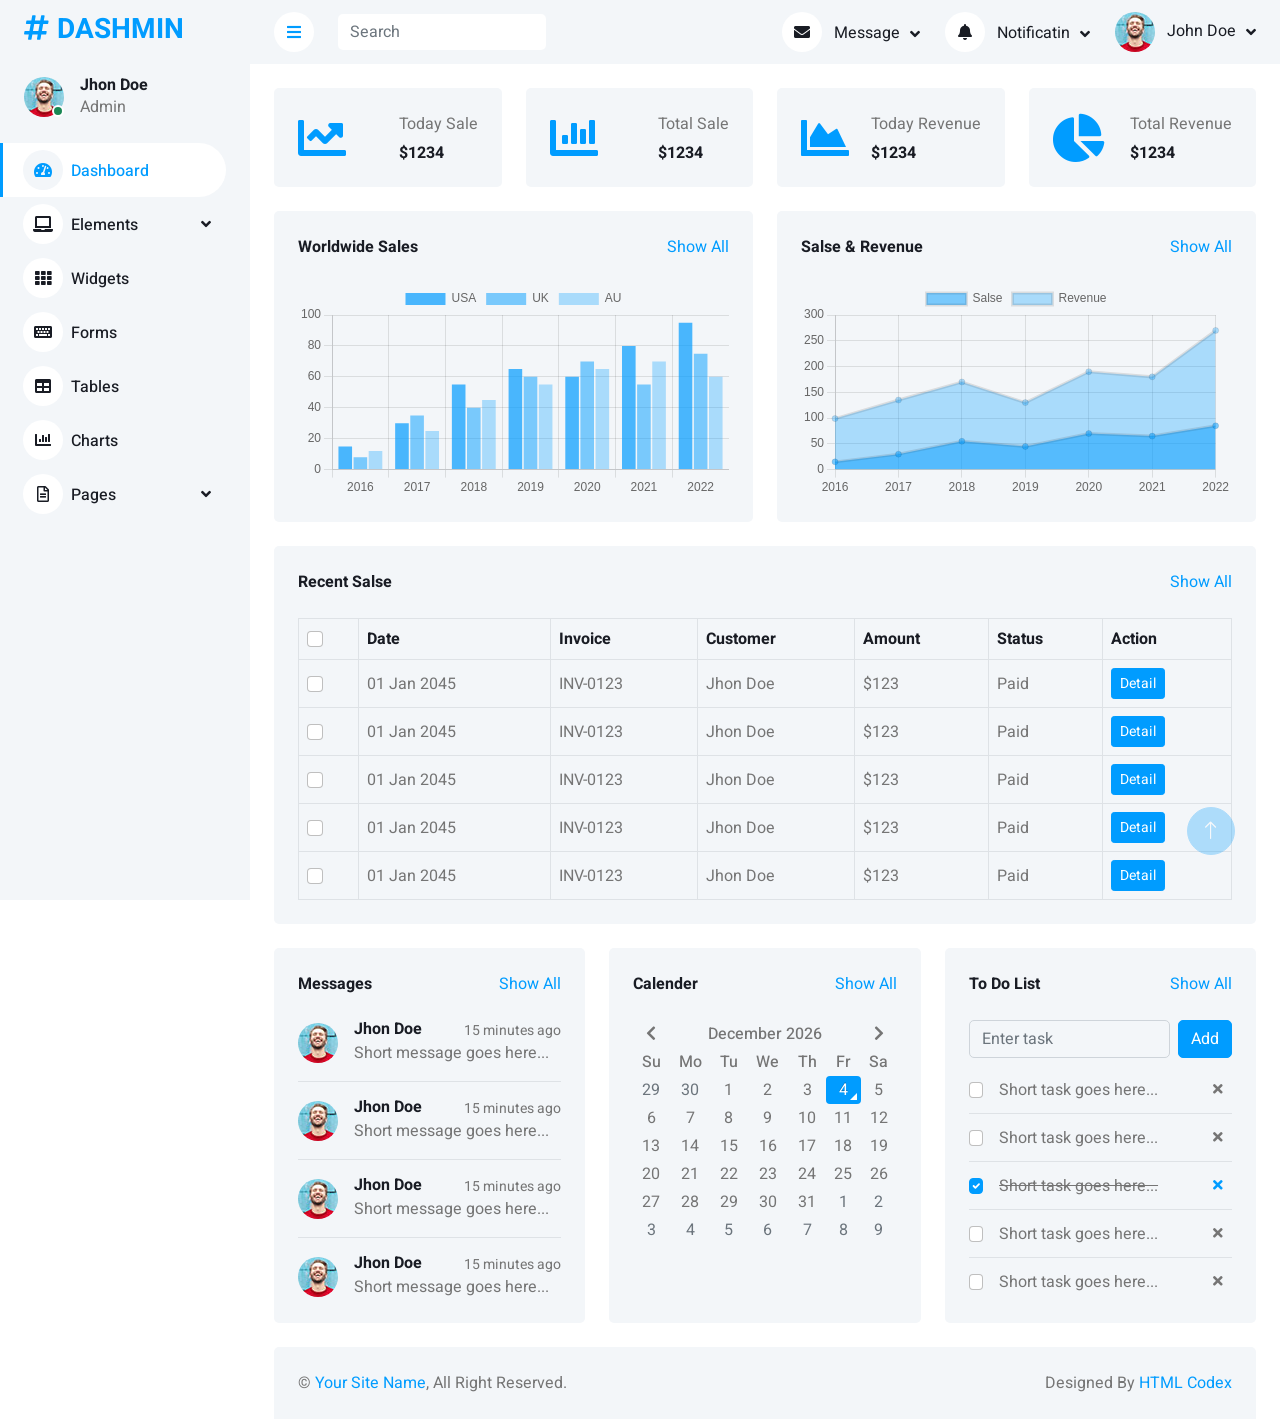
<file: Resources/bootstrap-admin-template-free/index.html>
<!DOCTYPE html>
<html lang="en">

<head>
    <meta charset="utf-8">
    <title>DASHMIN - Bootstrap Admin Template</title>
    <meta content="width=device-width, initial-scale=1.0" name="viewport">
    <meta content="" name="keywords">
    <meta content="" name="description">

    <!-- Favicon -->
    <link href="img/favicon.ico" rel="icon">

    <!-- Google Web Fonts -->
    <link rel="preconnect" href="https://fonts.googleapis.com">
    <link rel="preconnect" href="https://fonts.gstatic.com" crossorigin>
    <link href="https://fonts.googleapis.com/css2?family=Heebo:wght@400;500;600;700&display=swap" rel="stylesheet">
    
    <!-- Icon Font Stylesheet -->
    <link href="https://cdnjs.cloudflare.com/ajax/libs/font-awesome/5.10.0/css/all.min.css" rel="stylesheet">
    <link href="https://cdn.jsdelivr.net/npm/bootstrap-icons@1.4.1/font/bootstrap-icons.css" rel="stylesheet">

    <!-- Libraries Stylesheet -->
    <link href="lib/owlcarousel/assets/owl.carousel.min.css" rel="stylesheet">
    <link href="lib/tempusdominus/css/tempusdominus-bootstrap-4.min.css" rel="stylesheet" />

    <!-- Customized Bootstrap Stylesheet -->
    <link href="css/bootstrap.min.css" rel="stylesheet">

    <!-- Template Stylesheet -->
    <link href="css/style.css" rel="stylesheet">
</head>

<body>
    <div class="container-fluid position-relative bg-white d-flex p-0">
        <!-- Spinner Start -->
        <div id="spinner" class="show bg-white position-fixed translate-middle w-100 vh-100 top-50 start-50 d-flex align-items-center justify-content-center">
            <div class="spinner-border text-primary" style="width: 3rem; height: 3rem;" role="status">
                <span class="sr-only">Loading...</span>
            </div>
        </div>
        <!-- Spinner End -->


        <!-- Sidebar Start -->
        <div class="sidebar pe-4 pb-3">
            <nav class="navbar bg-light navbar-light">
                <a href="index.html" class="navbar-brand mx-4 mb-3">
                    <h3 class="text-primary"><i class="fa fa-hashtag me-2"></i>DASHMIN</h3>
                </a>
                <div class="d-flex align-items-center ms-4 mb-4">
                    <div class="position-relative">
                        <img class="rounded-circle" src="img/user.jpg" alt="" style="width: 40px; height: 40px;">
                        <div class="bg-success rounded-circle border border-2 border-white position-absolute end-0 bottom-0 p-1"></div>
                    </div>
                    <div class="ms-3">
                        <h6 class="mb-0">Jhon Doe</h6>
                        <span>Admin</span>
                    </div>
                </div>
                <div class="navbar-nav w-100">
                    <a href="index.html" class="nav-item nav-link active"><i class="fa fa-tachometer-alt me-2"></i>Dashboard</a>
                    <div class="nav-item dropdown">
                        <a href="#" class="nav-link dropdown-toggle" data-bs-toggle="dropdown"><i class="fa fa-laptop me-2"></i>Elements</a>
                        <div class="dropdown-menu bg-transparent border-0">
                            <a href="button.html" class="dropdown-item">Buttons</a>
                            <a href="typography.html" class="dropdown-item">Typography</a>
                            <a href="element.html" class="dropdown-item">Other Elements</a>
                        </div>
                    </div>
                    <a href="widget.html" class="nav-item nav-link"><i class="fa fa-th me-2"></i>Widgets</a>
                    <a href="form.html" class="nav-item nav-link"><i class="fa fa-keyboard me-2"></i>Forms</a>
                    <a href="table.html" class="nav-item nav-link"><i class="fa fa-table me-2"></i>Tables</a>
                    <a href="chart.html" class="nav-item nav-link"><i class="fa fa-chart-bar me-2"></i>Charts</a>
                    <div class="nav-item dropdown">
                        <a href="#" class="nav-link dropdown-toggle" data-bs-toggle="dropdown"><i class="far fa-file-alt me-2"></i>Pages</a>
                        <div class="dropdown-menu bg-transparent border-0">
                            <a href="signin.html" class="dropdown-item">Sign In</a>
                            <a href="signup.html" class="dropdown-item">Sign Up</a>
                            <a href="404.html" class="dropdown-item">404 Error</a>
                            <a href="blank.html" class="dropdown-item">Blank Page</a>
                        </div>
                    </div>
                </div>
            </nav>
        </div>
        <!-- Sidebar End -->


        <!-- Content Start -->
        <div class="content">
            <!-- Navbar Start -->
            <nav class="navbar navbar-expand bg-light navbar-light sticky-top px-4 py-0">
                <a href="index.html" class="navbar-brand d-flex d-lg-none me-4">
                    <h2 class="text-primary mb-0"><i class="fa fa-hashtag"></i></h2>
                </a>
                <a href="#" class="sidebar-toggler flex-shrink-0">
                    <i class="fa fa-bars"></i>
                </a>
                <form class="d-none d-md-flex ms-4">
                    <input class="form-control border-0" type="search" placeholder="Search">
                </form>
                <div class="navbar-nav align-items-center ms-auto">
                    <div class="nav-item dropdown">
                        <a href="#" class="nav-link dropdown-toggle" data-bs-toggle="dropdown">
                            <i class="fa fa-envelope me-lg-2"></i>
                            <span class="d-none d-lg-inline-flex">Message</span>
                        </a>
                        <div class="dropdown-menu dropdown-menu-end bg-light border-0 rounded-0 rounded-bottom m-0">
                            <a href="#" class="dropdown-item">
                                <div class="d-flex align-items-center">
                                    <img class="rounded-circle" src="img/user.jpg" alt="" style="width: 40px; height: 40px;">
                                    <div class="ms-2">
                                        <h6 class="fw-normal mb-0">Jhon send you a message</h6>
                                        <small>15 minutes ago</small>
                                    </div>
                                </div>
                            </a>
                            <hr class="dropdown-divider">
                            <a href="#" class="dropdown-item">
                                <div class="d-flex align-items-center">
                                    <img class="rounded-circle" src="img/user.jpg" alt="" style="width: 40px; height: 40px;">
                                    <div class="ms-2">
                                        <h6 class="fw-normal mb-0">Jhon send you a message</h6>
                                        <small>15 minutes ago</small>
                                    </div>
                                </div>
                            </a>
                            <hr class="dropdown-divider">
                            <a href="#" class="dropdown-item">
                                <div class="d-flex align-items-center">
                                    <img class="rounded-circle" src="img/user.jpg" alt="" style="width: 40px; height: 40px;">
                                    <div class="ms-2">
                                        <h6 class="fw-normal mb-0">Jhon send you a message</h6>
                                        <small>15 minutes ago</small>
                                    </div>
                                </div>
                            </a>
                            <hr class="dropdown-divider">
                            <a href="#" class="dropdown-item text-center">See all message</a>
                        </div>
                    </div>
                    <div class="nav-item dropdown">
                        <a href="#" class="nav-link dropdown-toggle" data-bs-toggle="dropdown">
                            <i class="fa fa-bell me-lg-2"></i>
                            <span class="d-none d-lg-inline-flex">Notificatin</span>
                        </a>
                        <div class="dropdown-menu dropdown-menu-end bg-light border-0 rounded-0 rounded-bottom m-0">
                            <a href="#" class="dropdown-item">
                                <h6 class="fw-normal mb-0">Profile updated</h6>
                                <small>15 minutes ago</small>
                            </a>
                            <hr class="dropdown-divider">
                            <a href="#" class="dropdown-item">
                                <h6 class="fw-normal mb-0">New user added</h6>
                                <small>15 minutes ago</small>
                            </a>
                            <hr class="dropdown-divider">
                            <a href="#" class="dropdown-item">
                                <h6 class="fw-normal mb-0">Password changed</h6>
                                <small>15 minutes ago</small>
                            </a>
                            <hr class="dropdown-divider">
                            <a href="#" class="dropdown-item text-center">See all notifications</a>
                        </div>
                    </div>
                    <div class="nav-item dropdown">
                        <a href="#" class="nav-link dropdown-toggle" data-bs-toggle="dropdown">
                            <img class="rounded-circle me-lg-2" src="img/user.jpg" alt="" style="width: 40px; height: 40px;">
                            <span class="d-none d-lg-inline-flex">John Doe</span>
                        </a>
                        <div class="dropdown-menu dropdown-menu-end bg-light border-0 rounded-0 rounded-bottom m-0">
                            <a href="#" class="dropdown-item">My Profile</a>
                            <a href="#" class="dropdown-item">Settings</a>
                            <a href="#" class="dropdown-item">Log Out</a>
                        </div>
                    </div>
                </div>
            </nav>
            <!-- Navbar End -->


            <!-- Sale & Revenue Start -->
            <div class="container-fluid pt-4 px-4">
                <div class="row g-4">
                    <div class="col-sm-6 col-xl-3">
                        <div class="bg-light rounded d-flex align-items-center justify-content-between p-4">
                            <i class="fa fa-chart-line fa-3x text-primary"></i>
                            <div class="ms-3">
                                <p class="mb-2">Today Sale</p>
                                <h6 class="mb-0">$1234</h6>
                            </div>
                        </div>
                    </div>
                    <div class="col-sm-6 col-xl-3">
                        <div class="bg-light rounded d-flex align-items-center justify-content-between p-4">
                            <i class="fa fa-chart-bar fa-3x text-primary"></i>
                            <div class="ms-3">
                                <p class="mb-2">Total Sale</p>
                                <h6 class="mb-0">$1234</h6>
                            </div>
                        </div>
                    </div>
                    <div class="col-sm-6 col-xl-3">
                        <div class="bg-light rounded d-flex align-items-center justify-content-between p-4">
                            <i class="fa fa-chart-area fa-3x text-primary"></i>
                            <div class="ms-3">
                                <p class="mb-2">Today Revenue</p>
                                <h6 class="mb-0">$1234</h6>
                            </div>
                        </div>
                    </div>
                    <div class="col-sm-6 col-xl-3">
                        <div class="bg-light rounded d-flex align-items-center justify-content-between p-4">
                            <i class="fa fa-chart-pie fa-3x text-primary"></i>
                            <div class="ms-3">
                                <p class="mb-2">Total Revenue</p>
                                <h6 class="mb-0">$1234</h6>
                            </div>
                        </div>
                    </div>
                </div>
            </div>
            <!-- Sale & Revenue End -->


            <!-- Sales Chart Start -->
            <div class="container-fluid pt-4 px-4">
                <div class="row g-4">
                    <div class="col-sm-12 col-xl-6">
                        <div class="bg-light text-center rounded p-4">
                            <div class="d-flex align-items-center justify-content-between mb-4">
                                <h6 class="mb-0">Worldwide Sales</h6>
                                <a href="">Show All</a>
                            </div>
                            <canvas id="worldwide-sales"></canvas>
                        </div>
                    </div>
                    <div class="col-sm-12 col-xl-6">
                        <div class="bg-light text-center rounded p-4">
                            <div class="d-flex align-items-center justify-content-between mb-4">
                                <h6 class="mb-0">Salse & Revenue</h6>
                                <a href="">Show All</a>
                            </div>
                            <canvas id="salse-revenue"></canvas>
                        </div>
                    </div>
                </div>
            </div>
            <!-- Sales Chart End -->


            <!-- Recent Sales Start -->
            <div class="container-fluid pt-4 px-4">
                <div class="bg-light text-center rounded p-4">
                    <div class="d-flex align-items-center justify-content-between mb-4">
                        <h6 class="mb-0">Recent Salse</h6>
                        <a href="">Show All</a>
                    </div>
                    <div class="table-responsive">
                        <table class="table text-start align-middle table-bordered table-hover mb-0">
                            <thead>
                                <tr class="text-dark">
                                    <th scope="col"><input class="form-check-input" type="checkbox"></th>
                                    <th scope="col">Date</th>
                                    <th scope="col">Invoice</th>
                                    <th scope="col">Customer</th>
                                    <th scope="col">Amount</th>
                                    <th scope="col">Status</th>
                                    <th scope="col">Action</th>
                                </tr>
                            </thead>
                            <tbody>
                                <tr>
                                    <td><input class="form-check-input" type="checkbox"></td>
                                    <td>01 Jan 2045</td>
                                    <td>INV-0123</td>
                                    <td>Jhon Doe</td>
                                    <td>$123</td>
                                    <td>Paid</td>
                                    <td><a class="btn btn-sm btn-primary" href="">Detail</a></td>
                                </tr>
                                <tr>
                                    <td><input class="form-check-input" type="checkbox"></td>
                                    <td>01 Jan 2045</td>
                                    <td>INV-0123</td>
                                    <td>Jhon Doe</td>
                                    <td>$123</td>
                                    <td>Paid</td>
                                    <td><a class="btn btn-sm btn-primary" href="">Detail</a></td>
                                </tr>
                                <tr>
                                    <td><input class="form-check-input" type="checkbox"></td>
                                    <td>01 Jan 2045</td>
                                    <td>INV-0123</td>
                                    <td>Jhon Doe</td>
                                    <td>$123</td>
                                    <td>Paid</td>
                                    <td><a class="btn btn-sm btn-primary" href="">Detail</a></td>
                                </tr>
                                <tr>
                                    <td><input class="form-check-input" type="checkbox"></td>
                                    <td>01 Jan 2045</td>
                                    <td>INV-0123</td>
                                    <td>Jhon Doe</td>
                                    <td>$123</td>
                                    <td>Paid</td>
                                    <td><a class="btn btn-sm btn-primary" href="">Detail</a></td>
                                </tr>
                                <tr>
                                    <td><input class="form-check-input" type="checkbox"></td>
                                    <td>01 Jan 2045</td>
                                    <td>INV-0123</td>
                                    <td>Jhon Doe</td>
                                    <td>$123</td>
                                    <td>Paid</td>
                                    <td><a class="btn btn-sm btn-primary" href="">Detail</a></td>
                                </tr>
                            </tbody>
                        </table>
                    </div>
                </div>
            </div>
            <!-- Recent Sales End -->


            <!-- Widgets Start -->
            <div class="container-fluid pt-4 px-4">
                <div class="row g-4">
                    <div class="col-sm-12 col-md-6 col-xl-4">
                        <div class="h-100 bg-light rounded p-4">
                            <div class="d-flex align-items-center justify-content-between mb-2">
                                <h6 class="mb-0">Messages</h6>
                                <a href="">Show All</a>
                            </div>
                            <div class="d-flex align-items-center border-bottom py-3">
                                <img class="rounded-circle flex-shrink-0" src="img/user.jpg" alt="" style="width: 40px; height: 40px;">
                                <div class="w-100 ms-3">
                                    <div class="d-flex w-100 justify-content-between">
                                        <h6 class="mb-0">Jhon Doe</h6>
                                        <small>15 minutes ago</small>
                                    </div>
                                    <span>Short message goes here...</span>
                                </div>
                            </div>
                            <div class="d-flex align-items-center border-bottom py-3">
                                <img class="rounded-circle flex-shrink-0" src="img/user.jpg" alt="" style="width: 40px; height: 40px;">
                                <div class="w-100 ms-3">
                                    <div class="d-flex w-100 justify-content-between">
                                        <h6 class="mb-0">Jhon Doe</h6>
                                        <small>15 minutes ago</small>
                                    </div>
                                    <span>Short message goes here...</span>
                                </div>
                            </div>
                            <div class="d-flex align-items-center border-bottom py-3">
                                <img class="rounded-circle flex-shrink-0" src="img/user.jpg" alt="" style="width: 40px; height: 40px;">
                                <div class="w-100 ms-3">
                                    <div class="d-flex w-100 justify-content-between">
                                        <h6 class="mb-0">Jhon Doe</h6>
                                        <small>15 minutes ago</small>
                                    </div>
                                    <span>Short message goes here...</span>
                                </div>
                            </div>
                            <div class="d-flex align-items-center pt-3">
                                <img class="rounded-circle flex-shrink-0" src="img/user.jpg" alt="" style="width: 40px; height: 40px;">
                                <div class="w-100 ms-3">
                                    <div class="d-flex w-100 justify-content-between">
                                        <h6 class="mb-0">Jhon Doe</h6>
                                        <small>15 minutes ago</small>
                                    </div>
                                    <span>Short message goes here...</span>
                                </div>
                            </div>
                        </div>
                    </div>
                    <div class="col-sm-12 col-md-6 col-xl-4">
                        <div class="h-100 bg-light rounded p-4">
                            <div class="d-flex align-items-center justify-content-between mb-4">
                                <h6 class="mb-0">Calender</h6>
                                <a href="">Show All</a>
                            </div>
                            <div id="calender"></div>
                        </div>
                    </div>
                    <div class="col-sm-12 col-md-6 col-xl-4">
                        <div class="h-100 bg-light rounded p-4">
                            <div class="d-flex align-items-center justify-content-between mb-4">
                                <h6 class="mb-0">To Do List</h6>
                                <a href="">Show All</a>
                            </div>
                            <div class="d-flex mb-2">
                                <input class="form-control bg-transparent" type="text" placeholder="Enter task">
                                <button type="button" class="btn btn-primary ms-2">Add</button>
                            </div>
                            <div class="d-flex align-items-center border-bottom py-2">
                                <input class="form-check-input m-0" type="checkbox">
                                <div class="w-100 ms-3">
                                    <div class="d-flex w-100 align-items-center justify-content-between">
                                        <span>Short task goes here...</span>
                                        <button class="btn btn-sm"><i class="fa fa-times"></i></button>
                                    </div>
                                </div>
                            </div>
                            <div class="d-flex align-items-center border-bottom py-2">
                                <input class="form-check-input m-0" type="checkbox">
                                <div class="w-100 ms-3">
                                    <div class="d-flex w-100 align-items-center justify-content-between">
                                        <span>Short task goes here...</span>
                                        <button class="btn btn-sm"><i class="fa fa-times"></i></button>
                                    </div>
                                </div>
                            </div>
                            <div class="d-flex align-items-center border-bottom py-2">
                                <input class="form-check-input m-0" type="checkbox" checked>
                                <div class="w-100 ms-3">
                                    <div class="d-flex w-100 align-items-center justify-content-between">
                                        <span><del>Short task goes here...</del></span>
                                        <button class="btn btn-sm text-primary"><i class="fa fa-times"></i></button>
                                    </div>
                                </div>
                            </div>
                            <div class="d-flex align-items-center border-bottom py-2">
                                <input class="form-check-input m-0" type="checkbox">
                                <div class="w-100 ms-3">
                                    <div class="d-flex w-100 align-items-center justify-content-between">
                                        <span>Short task goes here...</span>
                                        <button class="btn btn-sm"><i class="fa fa-times"></i></button>
                                    </div>
                                </div>
                            </div>
                            <div class="d-flex align-items-center pt-2">
                                <input class="form-check-input m-0" type="checkbox">
                                <div class="w-100 ms-3">
                                    <div class="d-flex w-100 align-items-center justify-content-between">
                                        <span>Short task goes here...</span>
                                        <button class="btn btn-sm"><i class="fa fa-times"></i></button>
                                    </div>
                                </div>
                            </div>
                        </div>
                    </div>
                </div>
            </div>
            <!-- Widgets End -->


            <!-- Footer Start -->
            <div class="container-fluid pt-4 px-4">
                <div class="bg-light rounded-top p-4">
                    <div class="row">
                        <div class="col-12 col-sm-6 text-center text-sm-start">
                            &copy; <a href="#">Your Site Name</a>, All Right Reserved. 
                        </div>
                        <div class="col-12 col-sm-6 text-center text-sm-end">
                            <!--/*** This template is free as long as you keep the footer author’s credit link/attribution link/backlink. If you'd like to use the template without the footer author’s credit link/attribution link/backlink, you can purchase the Credit Removal License from "https://htmlcodex.com/credit-removal". Thank you for your support. ***/-->
                            Designed By <a href="https://htmlcodex.com">HTML Codex</a>
                        </div>
                    </div>
                </div>
            </div>
            <!-- Footer End -->
        </div>
        <!-- Content End -->


        <!-- Back to Top -->
        <a href="#" class="btn btn-lg btn-primary btn-lg-square back-to-top"><i class="bi bi-arrow-up"></i></a>
    </div>

    <!-- JavaScript Libraries -->
    <script src="https://code.jquery.com/jquery-3.4.1.min.js"></script>
    <script src="https://cdn.jsdelivr.net/npm/bootstrap@5.0.0/dist/js/bootstrap.bundle.min.js"></script>
    <script src="lib/chart/chart.min.js"></script>
    <script src="lib/easing/easing.min.js"></script>
    <script src="lib/waypoints/waypoints.min.js"></script>
    <script src="lib/owlcarousel/owl.carousel.min.js"></script>
    <script src="lib/tempusdominus/js/moment.min.js"></script>
    <script src="lib/tempusdominus/js/moment-timezone.min.js"></script>
    <script src="lib/tempusdominus/js/tempusdominus-bootstrap-4.min.js"></script>

    <!-- Template Javascript -->
    <script src="js/main.js"></script>
</body>

</html>
</file>
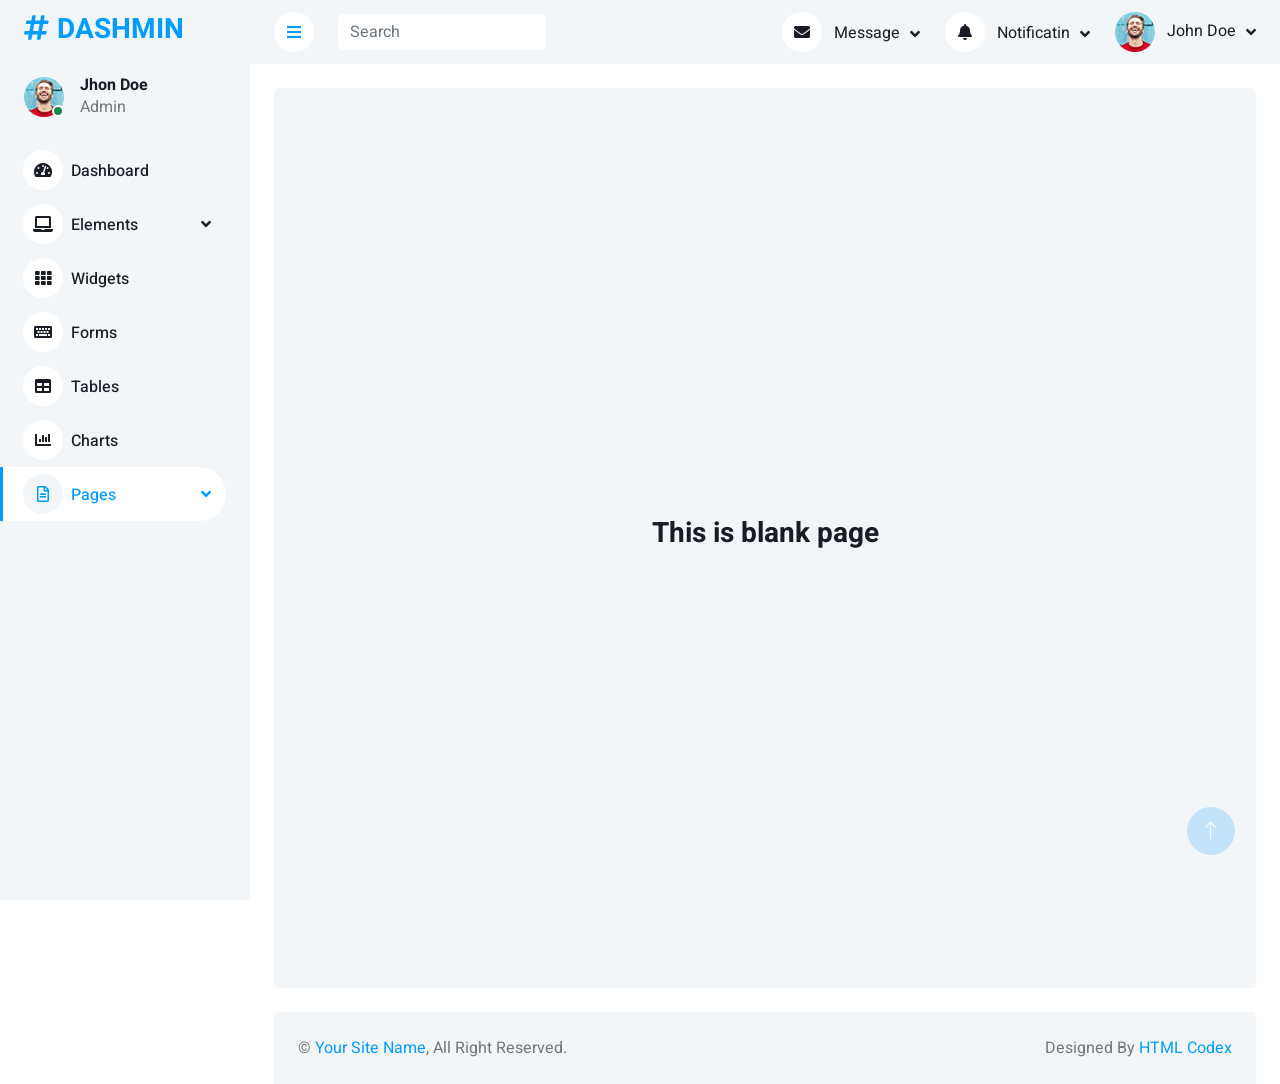
<file: Resources/bootstrap-admin-template-free/blank.html>
<!DOCTYPE html>
<html lang="en">

<head>
    <meta charset="utf-8">
    <title>DASHMIN - Bootstrap Admin Template</title>
    <meta content="width=device-width, initial-scale=1.0" name="viewport">
    <meta content="" name="keywords">
    <meta content="" name="description">

    <!-- Favicon -->
    <link href="img/favicon.ico" rel="icon">

    <!-- Google Web Fonts -->
    <link rel="preconnect" href="https://fonts.googleapis.com">
    <link rel="preconnect" href="https://fonts.gstatic.com" crossorigin>
    <link href="https://fonts.googleapis.com/css2?family=Heebo:wght@400;500;600;700&display=swap" rel="stylesheet">
    
    <!-- Icon Font Stylesheet -->
    <link href="https://cdnjs.cloudflare.com/ajax/libs/font-awesome/5.10.0/css/all.min.css" rel="stylesheet">
    <link href="https://cdn.jsdelivr.net/npm/bootstrap-icons@1.4.1/font/bootstrap-icons.css" rel="stylesheet">

    <!-- Libraries Stylesheet -->
    <link href="lib/owlcarousel/assets/owl.carousel.min.css" rel="stylesheet">
    <link href="lib/tempusdominus/css/tempusdominus-bootstrap-4.min.css" rel="stylesheet" />

    <!-- Customized Bootstrap Stylesheet -->
    <link href="css/bootstrap.min.css" rel="stylesheet">

    <!-- Template Stylesheet -->
    <link href="css/style.css" rel="stylesheet">
</head>

<body>
    <div class="container-fluid position-relative bg-white d-flex p-0">
        <!-- Spinner Start -->
        <div id="spinner" class="show bg-white position-fixed translate-middle w-100 vh-100 top-50 start-50 d-flex align-items-center justify-content-center">
            <div class="spinner-border text-primary" style="width: 3rem; height: 3rem;" role="status">
                <span class="sr-only">Loading...</span>
            </div>
        </div>
        <!-- Spinner End -->


        <!-- Sidebar Start -->
        <div class="sidebar pe-4 pb-3">
            <nav class="navbar bg-light navbar-light">
                <a href="index.html" class="navbar-brand mx-4 mb-3">
                    <h3 class="text-primary"><i class="fa fa-hashtag me-2"></i>DASHMIN</h3>
                </a>
                <div class="d-flex align-items-center ms-4 mb-4">
                    <div class="position-relative">
                        <img class="rounded-circle" src="img/user.jpg" alt="" style="width: 40px; height: 40px;">
                        <div class="bg-success rounded-circle border border-2 border-white position-absolute end-0 bottom-0 p-1"></div>
                    </div>
                    <div class="ms-3">
                        <h6 class="mb-0">Jhon Doe</h6>
                        <span>Admin</span>
                    </div>
                </div>
                <div class="navbar-nav w-100">
                    <a href="index.html" class="nav-item nav-link"><i class="fa fa-tachometer-alt me-2"></i>Dashboard</a>
                    <div class="nav-item dropdown">
                        <a href="#" class="nav-link dropdown-toggle" data-bs-toggle="dropdown"><i class="fa fa-laptop me-2"></i>Elements</a>
                        <div class="dropdown-menu bg-transparent border-0">
                            <a href="button.html" class="dropdown-item">Buttons</a>
                            <a href="typography.html" class="dropdown-item">Typography</a>
                            <a href="element.html" class="dropdown-item">Other Elements</a>
                        </div>
                    </div>
                    <a href="widget.html" class="nav-item nav-link"><i class="fa fa-th me-2"></i>Widgets</a>
                    <a href="form.html" class="nav-item nav-link"><i class="fa fa-keyboard me-2"></i>Forms</a>
                    <a href="table.html" class="nav-item nav-link"><i class="fa fa-table me-2"></i>Tables</a>
                    <a href="chart.html" class="nav-item nav-link"><i class="fa fa-chart-bar me-2"></i>Charts</a>
                    <div class="nav-item dropdown">
                        <a href="#" class="nav-link dropdown-toggle active" data-bs-toggle="dropdown"><i class="far fa-file-alt me-2"></i>Pages</a>
                        <div class="dropdown-menu bg-transparent border-0">
                            <a href="signin.html" class="dropdown-item">Sign In</a>
                            <a href="signup.html" class="dropdown-item">Sign Up</a>
                            <a href="404.html" class="dropdown-item">404 Error</a>
                            <a href="blank.html" class="dropdown-item active">Blank Page</a>
                        </div>
                    </div>
                </div>
            </nav>
        </div>
        <!-- Sidebar End -->


        <!-- Content Start -->
        <div class="content">
            <!-- Navbar Start -->
            <nav class="navbar navbar-expand bg-light navbar-light sticky-top px-4 py-0">
                <a href="index.html" class="navbar-brand d-flex d-lg-none me-4">
                    <h2 class="text-primary mb-0"><i class="fa fa-hashtag"></i></h2>
                </a>
                <a href="#" class="sidebar-toggler flex-shrink-0">
                    <i class="fa fa-bars"></i>
                </a>
                <form class="d-none d-md-flex ms-4">
                    <input class="form-control border-0" type="search" placeholder="Search">
                </form>
                <div class="navbar-nav align-items-center ms-auto">
                    <div class="nav-item dropdown">
                        <a href="#" class="nav-link dropdown-toggle" data-bs-toggle="dropdown">
                            <i class="fa fa-envelope me-lg-2"></i>
                            <span class="d-none d-lg-inline-flex">Message</span>
                        </a>
                        <div class="dropdown-menu dropdown-menu-end bg-light border-0 rounded-0 rounded-bottom m-0">
                            <a href="#" class="dropdown-item">
                                <div class="d-flex align-items-center">
                                    <img class="rounded-circle" src="img/user.jpg" alt="" style="width: 40px; height: 40px;">
                                    <div class="ms-2">
                                        <h6 class="fw-normal mb-0">Jhon send you a message</h6>
                                        <small>15 minutes ago</small>
                                    </div>
                                </div>
                            </a>
                            <hr class="dropdown-divider">
                            <a href="#" class="dropdown-item">
                                <div class="d-flex align-items-center">
                                    <img class="rounded-circle" src="img/user.jpg" alt="" style="width: 40px; height: 40px;">
                                    <div class="ms-2">
                                        <h6 class="fw-normal mb-0">Jhon send you a message</h6>
                                        <small>15 minutes ago</small>
                                    </div>
                                </div>
                            </a>
                            <hr class="dropdown-divider">
                            <a href="#" class="dropdown-item">
                                <div class="d-flex align-items-center">
                                    <img class="rounded-circle" src="img/user.jpg" alt="" style="width: 40px; height: 40px;">
                                    <div class="ms-2">
                                        <h6 class="fw-normal mb-0">Jhon send you a message</h6>
                                        <small>15 minutes ago</small>
                                    </div>
                                </div>
                            </a>
                            <hr class="dropdown-divider">
                            <a href="#" class="dropdown-item text-center">See all message</a>
                        </div>
                    </div>
                    <div class="nav-item dropdown">
                        <a href="#" class="nav-link dropdown-toggle" data-bs-toggle="dropdown">
                            <i class="fa fa-bell me-lg-2"></i>
                            <span class="d-none d-lg-inline-flex">Notificatin</span>
                        </a>
                        <div class="dropdown-menu dropdown-menu-end bg-light border-0 rounded-0 rounded-bottom m-0">
                            <a href="#" class="dropdown-item">
                                <h6 class="fw-normal mb-0">Profile updated</h6>
                                <small>15 minutes ago</small>
                            </a>
                            <hr class="dropdown-divider">
                            <a href="#" class="dropdown-item">
                                <h6 class="fw-normal mb-0">New user added</h6>
                                <small>15 minutes ago</small>
                            </a>
                            <hr class="dropdown-divider">
                            <a href="#" class="dropdown-item">
                                <h6 class="fw-normal mb-0">Password changed</h6>
                                <small>15 minutes ago</small>
                            </a>
                            <hr class="dropdown-divider">
                            <a href="#" class="dropdown-item text-center">See all notifications</a>
                        </div>
                    </div>
                    <div class="nav-item dropdown">
                        <a href="#" class="nav-link dropdown-toggle" data-bs-toggle="dropdown">
                            <img class="rounded-circle me-lg-2" src="img/user.jpg" alt="" style="width: 40px; height: 40px;">
                            <span class="d-none d-lg-inline-flex">John Doe</span>
                        </a>
                        <div class="dropdown-menu dropdown-menu-end bg-light border-0 rounded-0 rounded-bottom m-0">
                            <a href="#" class="dropdown-item">My Profile</a>
                            <a href="#" class="dropdown-item">Settings</a>
                            <a href="#" class="dropdown-item">Log Out</a>
                        </div>
                    </div>
                </div>
            </nav>
            <!-- Navbar End -->


            <!-- Blank Start -->
            <div class="container-fluid pt-4 px-4">
                <div class="row vh-100 bg-light rounded align-items-center justify-content-center mx-0">
                    <div class="col-md-6 text-center">
                        <h3>This is blank page</h3>
                    </div>
                </div>
            </div>
            <!-- Blank End -->


            <!-- Footer Start -->
            <div class="container-fluid pt-4 px-4">
                <div class="bg-light rounded-top p-4">
                    <div class="row">
                        <div class="col-12 col-sm-6 text-center text-sm-start">
                            &copy; <a href="#">Your Site Name</a>, All Right Reserved. 
                        </div>
                        <div class="col-12 col-sm-6 text-center text-sm-end">
                            <!--/*** This template is free as long as you keep the footer author’s credit link/attribution link/backlink. If you'd like to use the template without the footer author’s credit link/attribution link/backlink, you can purchase the Credit Removal License from "https://htmlcodex.com/credit-removal". Thank you for your support. ***/-->
                            Designed By <a href="https://htmlcodex.com">HTML Codex</a>
                        </div>
                    </div>
                </div>
            </div>
            <!-- Footer End -->
        </div>
        <!-- Content End -->


        <!-- Back to Top -->
        <a href="#" class="btn btn-lg btn-primary btn-lg-square back-to-top"><i class="bi bi-arrow-up"></i></a>
    </div>

    <!-- JavaScript Libraries -->
    <script src="https://code.jquery.com/jquery-3.4.1.min.js"></script>
    <script src="https://cdn.jsdelivr.net/npm/bootstrap@5.0.0/dist/js/bootstrap.bundle.min.js"></script>
    <script src="lib/chart/chart.min.js"></script>
    <script src="lib/easing/easing.min.js"></script>
    <script src="lib/waypoints/waypoints.min.js"></script>
    <script src="lib/owlcarousel/owl.carousel.min.js"></script>
    <script src="lib/tempusdominus/js/moment.min.js"></script>
    <script src="lib/tempusdominus/js/moment-timezone.min.js"></script>
    <script src="lib/tempusdominus/js/tempusdominus-bootstrap-4.min.js"></script>

    <!-- Template Javascript -->
    <script src="js/main.js"></script>
</body>

</html>
</file>
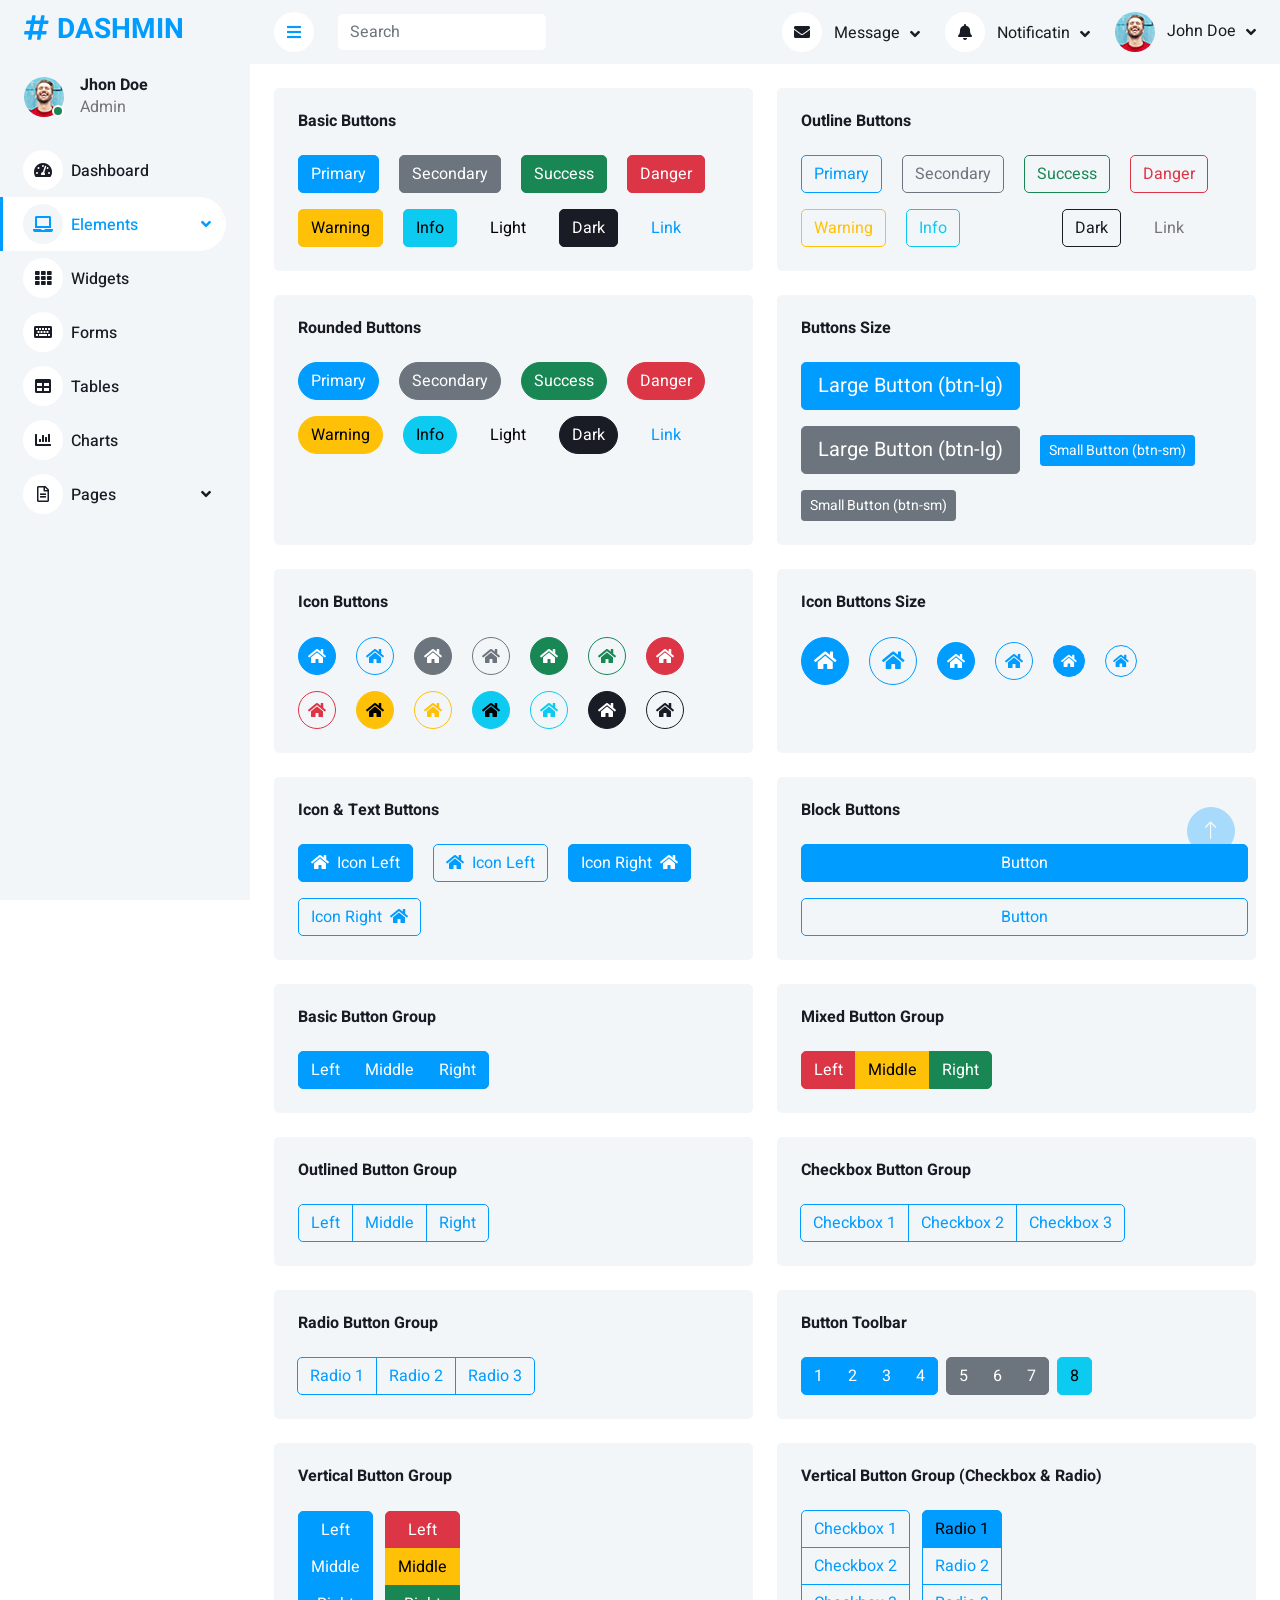
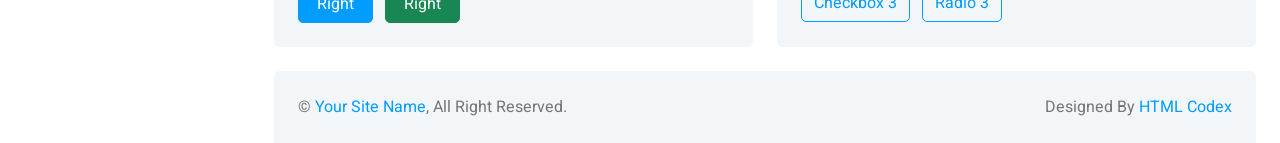
<file: Resources/bootstrap-admin-template-free/button.html>
<!DOCTYPE html>
<html lang="en">

<head>
    <meta charset="utf-8">
    <title>DASHMIN - Bootstrap Admin Template</title>
    <meta content="width=device-width, initial-scale=1.0" name="viewport">
    <meta content="" name="keywords">
    <meta content="" name="description">

    <!-- Favicon -->
    <link href="img/favicon.ico" rel="icon">

    <!-- Google Web Fonts -->
    <link rel="preconnect" href="https://fonts.googleapis.com">
    <link rel="preconnect" href="https://fonts.gstatic.com" crossorigin>
    <link href="https://fonts.googleapis.com/css2?family=Heebo:wght@400;500;600;700&display=swap" rel="stylesheet">
    
    <!-- Icon Font Stylesheet -->
    <link href="https://cdnjs.cloudflare.com/ajax/libs/font-awesome/5.10.0/css/all.min.css" rel="stylesheet">
    <link href="https://cdn.jsdelivr.net/npm/bootstrap-icons@1.4.1/font/bootstrap-icons.css" rel="stylesheet">

    <!-- Libraries Stylesheet -->
    <link href="lib/owlcarousel/assets/owl.carousel.min.css" rel="stylesheet">
    <link href="lib/tempusdominus/css/tempusdominus-bootstrap-4.min.css" rel="stylesheet" />

    <!-- Customized Bootstrap Stylesheet -->
    <link href="css/bootstrap.min.css" rel="stylesheet">

    <!-- Template Stylesheet -->
    <link href="css/style.css" rel="stylesheet">
</head>

<body>
    <div class="container-fluid position-relative bg-white d-flex p-0">
        <!-- Spinner Start -->
        <div id="spinner" class="show bg-white position-fixed translate-middle w-100 vh-100 top-50 start-50 d-flex align-items-center justify-content-center">
            <div class="spinner-border text-primary" style="width: 3rem; height: 3rem;" role="status">
                <span class="sr-only">Loading...</span>
            </div>
        </div>
        <!-- Spinner End -->


        <!-- Sidebar Start -->
        <div class="sidebar pe-4 pb-3">
            <nav class="navbar bg-light navbar-light">
                <a href="index.html" class="navbar-brand mx-4 mb-3">
                    <h3 class="text-primary"><i class="fa fa-hashtag me-2"></i>DASHMIN</h3>
                </a>
                <div class="d-flex align-items-center ms-4 mb-4">
                    <div class="position-relative">
                        <img class="rounded-circle" src="img/user.jpg" alt="" style="width: 40px; height: 40px;">
                        <div class="bg-success rounded-circle border border-2 border-white position-absolute end-0 bottom-0 p-1"></div>
                    </div>
                    <div class="ms-3">
                        <h6 class="mb-0">Jhon Doe</h6>
                        <span>Admin</span>
                    </div>
                </div>
                <div class="navbar-nav w-100">
                    <a href="index.html" class="nav-item nav-link"><i class="fa fa-tachometer-alt me-2"></i>Dashboard</a>
                    <div class="nav-item dropdown">
                        <a href="#" class="nav-link dropdown-toggle active" data-bs-toggle="dropdown"><i class="fa fa-laptop me-2"></i>Elements</a>
                        <div class="dropdown-menu bg-transparent border-0">
                            <a href="button.html" class="dropdown-item active">Buttons</a>
                            <a href="typography.html" class="dropdown-item">Typography</a>
                            <a href="element.html" class="dropdown-item">Other Elements</a>
                        </div>
                    </div>
                    <a href="widget.html" class="nav-item nav-link"><i class="fa fa-th me-2"></i>Widgets</a>
                    <a href="form.html" class="nav-item nav-link"><i class="fa fa-keyboard me-2"></i>Forms</a>
                    <a href="table.html" class="nav-item nav-link"><i class="fa fa-table me-2"></i>Tables</a>
                    <a href="chart.html" class="nav-item nav-link"><i class="fa fa-chart-bar me-2"></i>Charts</a>
                    <div class="nav-item dropdown">
                        <a href="#" class="nav-link dropdown-toggle" data-bs-toggle="dropdown"><i class="far fa-file-alt me-2"></i>Pages</a>
                        <div class="dropdown-menu bg-transparent border-0">
                            <a href="signin.html" class="dropdown-item">Sign In</a>
                            <a href="signup.html" class="dropdown-item">Sign Up</a>
                            <a href="404.html" class="dropdown-item">404 Error</a>
                            <a href="blank.html" class="dropdown-item">Blank Page</a>
                        </div>
                    </div>
                </div>
            </nav>
        </div>
        <!-- Sidebar End -->


        <!-- Content Start -->
        <div class="content">
            <!-- Navbar Start -->
            <nav class="navbar navbar-expand bg-light navbar-light sticky-top px-4 py-0">
                <a href="index.html" class="navbar-brand d-flex d-lg-none me-4">
                    <h2 class="text-primary mb-0"><i class="fa fa-hashtag"></i></h2>
                </a>
                <a href="#" class="sidebar-toggler flex-shrink-0">
                    <i class="fa fa-bars"></i>
                </a>
                <form class="d-none d-md-flex ms-4">
                    <input class="form-control border-0" type="search" placeholder="Search">
                </form>
                <div class="navbar-nav align-items-center ms-auto">
                    <div class="nav-item dropdown">
                        <a href="#" class="nav-link dropdown-toggle" data-bs-toggle="dropdown">
                            <i class="fa fa-envelope me-lg-2"></i>
                            <span class="d-none d-lg-inline-flex">Message</span>
                        </a>
                        <div class="dropdown-menu dropdown-menu-end bg-light border-0 rounded-0 rounded-bottom m-0">
                            <a href="#" class="dropdown-item">
                                <div class="d-flex align-items-center">
                                    <img class="rounded-circle" src="img/user.jpg" alt="" style="width: 40px; height: 40px;">
                                    <div class="ms-2">
                                        <h6 class="fw-normal mb-0">Jhon send you a message</h6>
                                        <small>15 minutes ago</small>
                                    </div>
                                </div>
                            </a>
                            <hr class="dropdown-divider">
                            <a href="#" class="dropdown-item">
                                <div class="d-flex align-items-center">
                                    <img class="rounded-circle" src="img/user.jpg" alt="" style="width: 40px; height: 40px;">
                                    <div class="ms-2">
                                        <h6 class="fw-normal mb-0">Jhon send you a message</h6>
                                        <small>15 minutes ago</small>
                                    </div>
                                </div>
                            </a>
                            <hr class="dropdown-divider">
                            <a href="#" class="dropdown-item">
                                <div class="d-flex align-items-center">
                                    <img class="rounded-circle" src="img/user.jpg" alt="" style="width: 40px; height: 40px;">
                                    <div class="ms-2">
                                        <h6 class="fw-normal mb-0">Jhon send you a message</h6>
                                        <small>15 minutes ago</small>
                                    </div>
                                </div>
                            </a>
                            <hr class="dropdown-divider">
                            <a href="#" class="dropdown-item text-center">See all message</a>
                        </div>
                    </div>
                    <div class="nav-item dropdown">
                        <a href="#" class="nav-link dropdown-toggle" data-bs-toggle="dropdown">
                            <i class="fa fa-bell me-lg-2"></i>
                            <span class="d-none d-lg-inline-flex">Notificatin</span>
                        </a>
                        <div class="dropdown-menu dropdown-menu-end bg-light border-0 rounded-0 rounded-bottom m-0">
                            <a href="#" class="dropdown-item">
                                <h6 class="fw-normal mb-0">Profile updated</h6>
                                <small>15 minutes ago</small>
                            </a>
                            <hr class="dropdown-divider">
                            <a href="#" class="dropdown-item">
                                <h6 class="fw-normal mb-0">New user added</h6>
                                <small>15 minutes ago</small>
                            </a>
                            <hr class="dropdown-divider">
                            <a href="#" class="dropdown-item">
                                <h6 class="fw-normal mb-0">Password changed</h6>
                                <small>15 minutes ago</small>
                            </a>
                            <hr class="dropdown-divider">
                            <a href="#" class="dropdown-item text-center">See all notifications</a>
                        </div>
                    </div>
                    <div class="nav-item dropdown">
                        <a href="#" class="nav-link dropdown-toggle" data-bs-toggle="dropdown">
                            <img class="rounded-circle me-lg-2" src="img/user.jpg" alt="" style="width: 40px; height: 40px;">
                            <span class="d-none d-lg-inline-flex">John Doe</span>
                        </a>
                        <div class="dropdown-menu dropdown-menu-end bg-light border-0 rounded-0 rounded-bottom m-0">
                            <a href="#" class="dropdown-item">My Profile</a>
                            <a href="#" class="dropdown-item">Settings</a>
                            <a href="#" class="dropdown-item">Log Out</a>
                        </div>
                    </div>
                </div>
            </nav>
            <!-- Navbar End -->


            <!-- Button Start -->
            <div class="container-fluid pt-4 px-4">
                <div class="row g-4">
                    <div class="col-sm-12 col-xl-6">
                        <div class="bg-light rounded h-100 p-4">
                            <h6 class="mb-4">Basic Buttons</h6>
                            <div class="m-n2">
                                <button type="button" class="btn btn-primary m-2">Primary</button>
                                <button type="button" class="btn btn-secondary m-2">Secondary</button>
                                <button type="button" class="btn btn-success m-2">Success</button>
                                <button type="button" class="btn btn-danger m-2">Danger</button>
                                <button type="button" class="btn btn-warning m-2">Warning</button>
                                <button type="button" class="btn btn-info m-2">Info</button>
                                <button type="button" class="btn btn-light m-2">Light</button>
                                <button type="button" class="btn btn-dark m-2">Dark</button>
                                <button type="button" class="btn btn-link m-2">Link</button>
                            </div>
                        </div>
                    </div>
                    <div class="col-sm-12 col-xl-6">
                        <div class="bg-light rounded h-100 p-4">
                            <h6 class="mb-4">Outline Buttons</h6>
                            <div class="m-n2">
                                <button type="button" class="btn btn-outline-primary m-2">Primary</button>
                                <button type="button" class="btn btn-outline-secondary m-2">Secondary</button>
                                <button type="button" class="btn btn-outline-success m-2">Success</button>
                                <button type="button" class="btn btn-outline-danger m-2">Danger</button>
                                <button type="button" class="btn btn-outline-warning m-2">Warning</button>
                                <button type="button" class="btn btn-outline-info m-2">Info</button>
                                <button type="button" class="btn btn-outline-light m-2">Light</button>
                                <button type="button" class="btn btn-outline-dark m-2">Dark</button>
                                <button type="button" class="btn btn-outline-link m-2">Link</button>
                            </div>
                        </div>
                    </div>
                    <div class="col-sm-12 col-xl-6">
                        <div class="bg-light rounded h-100 p-4">
                            <h6 class="mb-4">Rounded Buttons</h6>
                            <div class="m-n2">
                                <button type="button" class="btn btn-primary rounded-pill m-2">Primary</button>
                                <button type="button" class="btn btn-secondary rounded-pill m-2">Secondary</button>
                                <button type="button" class="btn btn-success rounded-pill m-2">Success</button>
                                <button type="button" class="btn btn-danger rounded-pill m-2">Danger</button>
                                <button type="button" class="btn btn-warning rounded-pill m-2">Warning</button>
                                <button type="button" class="btn btn-info rounded-pill m-2">Info</button>
                                <button type="button" class="btn btn-light rounded-pill m-2">Light</button>
                                <button type="button" class="btn btn-dark rounded-pill m-2">Dark</button>
                                <button type="button" class="btn btn-link rounded-pill m-2">Link</button>
                            </div>
                        </div>
                    </div>
                    <div class="col-sm-12 col-xl-6">
                        <div class="bg-light rounded h-100 p-4">
                            <h6 class="mb-4">Buttons Size</h6>
                            <div class="m-n2">
                                <button type="button" class="btn btn-lg btn-primary m-2">Large Button (btn-lg)</button>
                                <button type="button" class="btn btn-lg btn-secondary m-2">Large Button (btn-lg)</button>
                                <button type="button" class="btn btn-sm btn-primary m-2">Small Button (btn-sm)</button>
                                <button type="button" class="btn btn-sm btn-secondary m-2">Small Button (btn-sm)</button>
                            </div>
                        </div>
                    </div>
                    <div class="col-sm-12 col-xl-6">
                        <div class="bg-light rounded h-100 p-4">
                            <h6 class="mb-4">Icon Buttons</h6>
                            <div class="m-n2">
                                <button type="button" class="btn btn-square btn-primary m-2"><i class="fa fa-home"></i></button>
                                <button type="button" class="btn btn-square btn-outline-primary m-2"><i class="fa fa-home"></i></button>
                                <button type="button" class="btn btn-square btn-secondary m-2"><i class="fa fa-home"></i></button>
                                <button type="button" class="btn btn-square btn-outline-secondary m-2"><i class="fa fa-home"></i></button>
                                <button type="button" class="btn btn-square btn-success m-2"><i class="fa fa-home"></i></button>
                                <button type="button" class="btn btn-square btn-outline-success m-2"><i class="fa fa-home"></i></button>
                                <button type="button" class="btn btn-square btn-danger m-2"><i class="fa fa-home"></i></button>
                                <button type="button" class="btn btn-square btn-outline-danger m-2"><i class="fa fa-home"></i></button>
                                <button type="button" class="btn btn-square btn-warning m-2"><i class="fa fa-home"></i></button>
                                <button type="button" class="btn btn-square btn-outline-warning m-2"><i class="fa fa-home"></i></button>
                                <button type="button" class="btn btn-square btn-info m-2"><i class="fa fa-home"></i></button>
                                <button type="button" class="btn btn-square btn-outline-info m-2"><i class="fa fa-home"></i></button>
                                <button type="button" class="btn btn-square btn-dark m-2"><i class="fa fa-home"></i></button>
                                <button type="button" class="btn btn-square btn-outline-dark m-2"><i class="fa fa-home"></i></button>
                            </div>
                        </div>
                    </div>
                    <div class="col-sm-12 col-xl-6">
                        <div class="bg-light rounded h-100 p-4">
                            <h6 class="mb-4">Icon Buttons Size</h6>
                            <div class="m-n2">
                                <button type="button" class="btn btn-lg btn-lg-square btn-primary m-2"><i class="fa fa-home"></i></button>
                                <button type="button" class="btn btn-lg btn-lg-square btn-outline-primary m-2"><i class="fa fa-home"></i></button>
                                <button type="button" class="btn btn-square btn-primary m-2"><i class="fa fa-home"></i></button>
                                <button type="button" class="btn btn-square btn-outline-primary m-2"><i class="fa fa-home"></i></button>
                                <button type="button" class="btn btn-sm btn-sm-square btn-primary m-2"><i class="fa fa-home"></i></button>
                                <button type="button" class="btn btn-sm btn-sm-square btn-outline-primary m-2"><i class="fa fa-home"></i></button>
                            </div>
                        </div>
                    </div>
                    <div class="col-sm-12 col-xl-6">
                        <div class="bg-light rounded h-100 p-4">
                            <h6 class="mb-4">Icon & Text Buttons</h6>
                            <div class="m-n2">
                                <button type="button" class="btn btn-primary m-2"><i class="fa fa-home me-2"></i>Icon Left</button>
                                <button type="button" class="btn btn-outline-primary m-2"><i class="fa fa-home me-2"></i>Icon Left</button>
                                <button type="button" class="btn btn-primary m-2">Icon Right<i class="fa fa-home ms-2"></i></button>
                                <button type="button" class="btn btn-outline-primary m-2">Icon Right<i class="fa fa-home ms-2"></i></button>
                            </div>
                        </div>
                    </div>
                    <div class="col-sm-12 col-xl-6">
                        <div class="bg-light rounded h-100 p-4">
                            <h6 class="mb-4">Block Buttons</h6>
                            <div class="m-n2">
                                <button class="btn btn-primary w-100 m-2" type="button">Button</button>
                                <button class="btn btn-outline-primary w-100 m-2" type="button">Button</button>
                            </div>
                        </div>
                    </div>
                    <div class="col-sm-12 col-xl-6">
                        <div class="bg-light rounded h-100 p-4">
                            <h6 class="mb-4">Basic Button Group</h6>
                            <div class="btn-group" role="group">
                                <button type="button" class="btn btn-primary">Left</button>
                                <button type="button" class="btn btn-primary">Middle</button>
                                <button type="button" class="btn btn-primary">Right</button>
                            </div>
                        </div>
                    </div>
                    <div class="col-sm-12 col-xl-6">
                        <div class="bg-light rounded h-100 p-4">
                            <h6 class="mb-4">Mixed Button Group</h6>
                            <div class="btn-group" role="group">
                                <button type="button" class="btn btn-danger">Left</button>
                                <button type="button" class="btn btn-warning">Middle</button>
                                <button type="button" class="btn btn-success">Right</button>
                            </div>
                        </div>
                    </div>
                    <div class="col-sm-12 col-xl-6">
                        <div class="bg-light rounded h-100 p-4">
                            <h6 class="mb-4">Outlined Button Group</h6>
                            <div class="btn-group" role="group">
                                <button type="button" class="btn btn-outline-primary">Left</button>
                                <button type="button" class="btn btn-outline-primary">Middle</button>
                                <button type="button" class="btn btn-outline-primary">Right</button>
                            </div>
                        </div>
                    </div>
                    <div class="col-sm-12 col-xl-6">
                        <div class="bg-light rounded h-100 p-4">
                            <h6 class="mb-4">Checkbox Button Group</h6>
                            <div class="btn-group" role="group">
                                <input type="checkbox" class="btn-check" id="btncheck1" autocomplete="off">
                                <label class="btn btn-outline-primary" for="btncheck1">Checkbox 1</label>

                                <input type="checkbox" class="btn-check" id="btncheck2" autocomplete="off">
                                <label class="btn btn-outline-primary" for="btncheck2">Checkbox 2</label>

                                <input type="checkbox" class="btn-check" id="btncheck3" autocomplete="off">
                                <label class="btn btn-outline-primary" for="btncheck3">Checkbox 3</label>
                            </div>
                        </div>
                    </div>
                    <div class="col-sm-12 col-xl-6">
                        <div class="bg-light rounded h-100 p-4">
                            <h6 class="mb-4">Radio Button Group</h6>
                            <div class="btn-group" role="group">
                                <input type="radio" class="btn-check" name="btnradio" id="btnradio1" autocomplete="off"
                                    checked>
                                <label class="btn btn-outline-primary" for="btnradio1">Radio 1</label>

                                <input type="radio" class="btn-check" name="btnradio" id="btnradio2" autocomplete="off">
                                <label class="btn btn-outline-primary" for="btnradio2">Radio 2</label>

                                <input type="radio" class="btn-check" name="btnradio" id="btnradio3" autocomplete="off">
                                <label class="btn btn-outline-primary" for="btnradio3">Radio 3</label>
                            </div>
                        </div>
                    </div>
                    <div class="col-sm-12 col-xl-6">
                        <div class="bg-light rounded h-100 p-4">
                            <h6 class="mb-4">Button Toolbar</h6>
                            <div class="btn-toolbar" role="toolbar">
                                <div class="btn-group me-2" role="group" aria-label="First group">
                                    <button type="button" class="btn btn-primary">1</button>
                                    <button type="button" class="btn btn-primary">2</button>
                                    <button type="button" class="btn btn-primary">3</button>
                                    <button type="button" class="btn btn-primary">4</button>
                                </div>
                                <div class="btn-group me-2" role="group" aria-label="Second group">
                                    <button type="button" class="btn btn-secondary">5</button>
                                    <button type="button" class="btn btn-secondary">6</button>
                                    <button type="button" class="btn btn-secondary">7</button>
                                </div>
                                <div class="btn-group" role="group" aria-label="Third group">
                                    <button type="button" class="btn btn-info">8</button>
                                </div>
                            </div>
                        </div>
                    </div>
                    <div class="col-sm-12 col-xl-6">
                        <div class="bg-light rounded h-100 p-4">
                            <h6 class="mb-4">Vertical Button Group</h6>
                            <div class="btn-group-vertical me-2" role="group">
                                <button type="button" class="btn btn-primary">Left</button>
                                <button type="button" class="btn btn-primary">Middle</button>
                                <button type="button" class="btn btn-primary">Right</button>
                            </div>
                            <div class="btn-group-vertical" role="group">
                                <button type="button" class="btn btn-danger">Left</button>
                                <button type="button" class="btn btn-warning">Middle</button>
                                <button type="button" class="btn btn-success">Right</button>
                            </div>
                        </div>
                    </div>
                    <div class="col-sm-12 col-xl-6">
                        <div class="bg-light rounded h-100 p-4">
                            <h6 class="mb-4">Vertical Button Group (Checkbox & Radio)</h6>
                            <div class="btn-group-vertical me-2" role="group">
                                <input type="checkbox" class="btn-check" id="btncheck1" autocomplete="off">
                                <label class="btn btn-outline-primary" for="btncheck1">Checkbox 1</label>

                                <input type="checkbox" class="btn-check" id="btncheck2" autocomplete="off">
                                <label class="btn btn-outline-primary" for="btncheck2">Checkbox 2</label>

                                <input type="checkbox" class="btn-check" id="btncheck3" autocomplete="off">
                                <label class="btn btn-outline-primary" for="btncheck3">Checkbox 3</label>
                            </div>
                            <div class="btn-group-vertical" role="group">
                                <input type="radio" class="btn-check" name="btnradio" id="btnradio1" autocomplete="off"
                                    checked>
                                <label class="btn btn-outline-primary" for="btnradio1">Radio 1</label>

                                <input type="radio" class="btn-check" name="btnradio" id="btnradio2" autocomplete="off">
                                <label class="btn btn-outline-primary" for="btnradio2">Radio 2</label>

                                <input type="radio" class="btn-check" name="btnradio" id="btnradio3" autocomplete="off">
                                <label class="btn btn-outline-primary" for="btnradio3">Radio 3</label>
                            </div>
                        </div>
                    </div>
                </div>
            </div>
            <!-- Button End -->


            <!-- Footer Start -->
            <div class="container-fluid pt-4 px-4">
                <div class="bg-light rounded-top p-4">
                    <div class="row">
                        <div class="col-12 col-sm-6 text-center text-sm-start">
                            &copy; <a href="#">Your Site Name</a>, All Right Reserved. 
                        </div>
                        <div class="col-12 col-sm-6 text-center text-sm-end">
                            <!--/*** This template is free as long as you keep the footer author’s credit link/attribution link/backlink. If you'd like to use the template without the footer author’s credit link/attribution link/backlink, you can purchase the Credit Removal License from "https://htmlcodex.com/credit-removal". Thank you for your support. ***/-->
                            Designed By <a href="https://htmlcodex.com">HTML Codex</a>
                        </div>
                    </div>
                </div>
            </div>
            <!-- Footer End -->
        </div>
        <!-- Content End -->


        <!-- Back to Top -->
        <a href="#" class="btn btn-lg btn-primary btn-lg-square back-to-top"><i class="bi bi-arrow-up"></i></a>
    </div>

    <!-- JavaScript Libraries -->
    <script src="https://code.jquery.com/jquery-3.4.1.min.js"></script>
    <script src="https://cdn.jsdelivr.net/npm/bootstrap@5.0.0/dist/js/bootstrap.bundle.min.js"></script>
    <script src="lib/chart/chart.min.js"></script>
    <script src="lib/easing/easing.min.js"></script>
    <script src="lib/waypoints/waypoints.min.js"></script>
    <script src="lib/owlcarousel/owl.carousel.min.js"></script>
    <script src="lib/tempusdominus/js/moment.min.js"></script>
    <script src="lib/tempusdominus/js/moment-timezone.min.js"></script>
    <script src="lib/tempusdominus/js/tempusdominus-bootstrap-4.min.js"></script>

    <!-- Template Javascript -->
    <script src="js/main.js"></script>
</body>

</html>
</file>
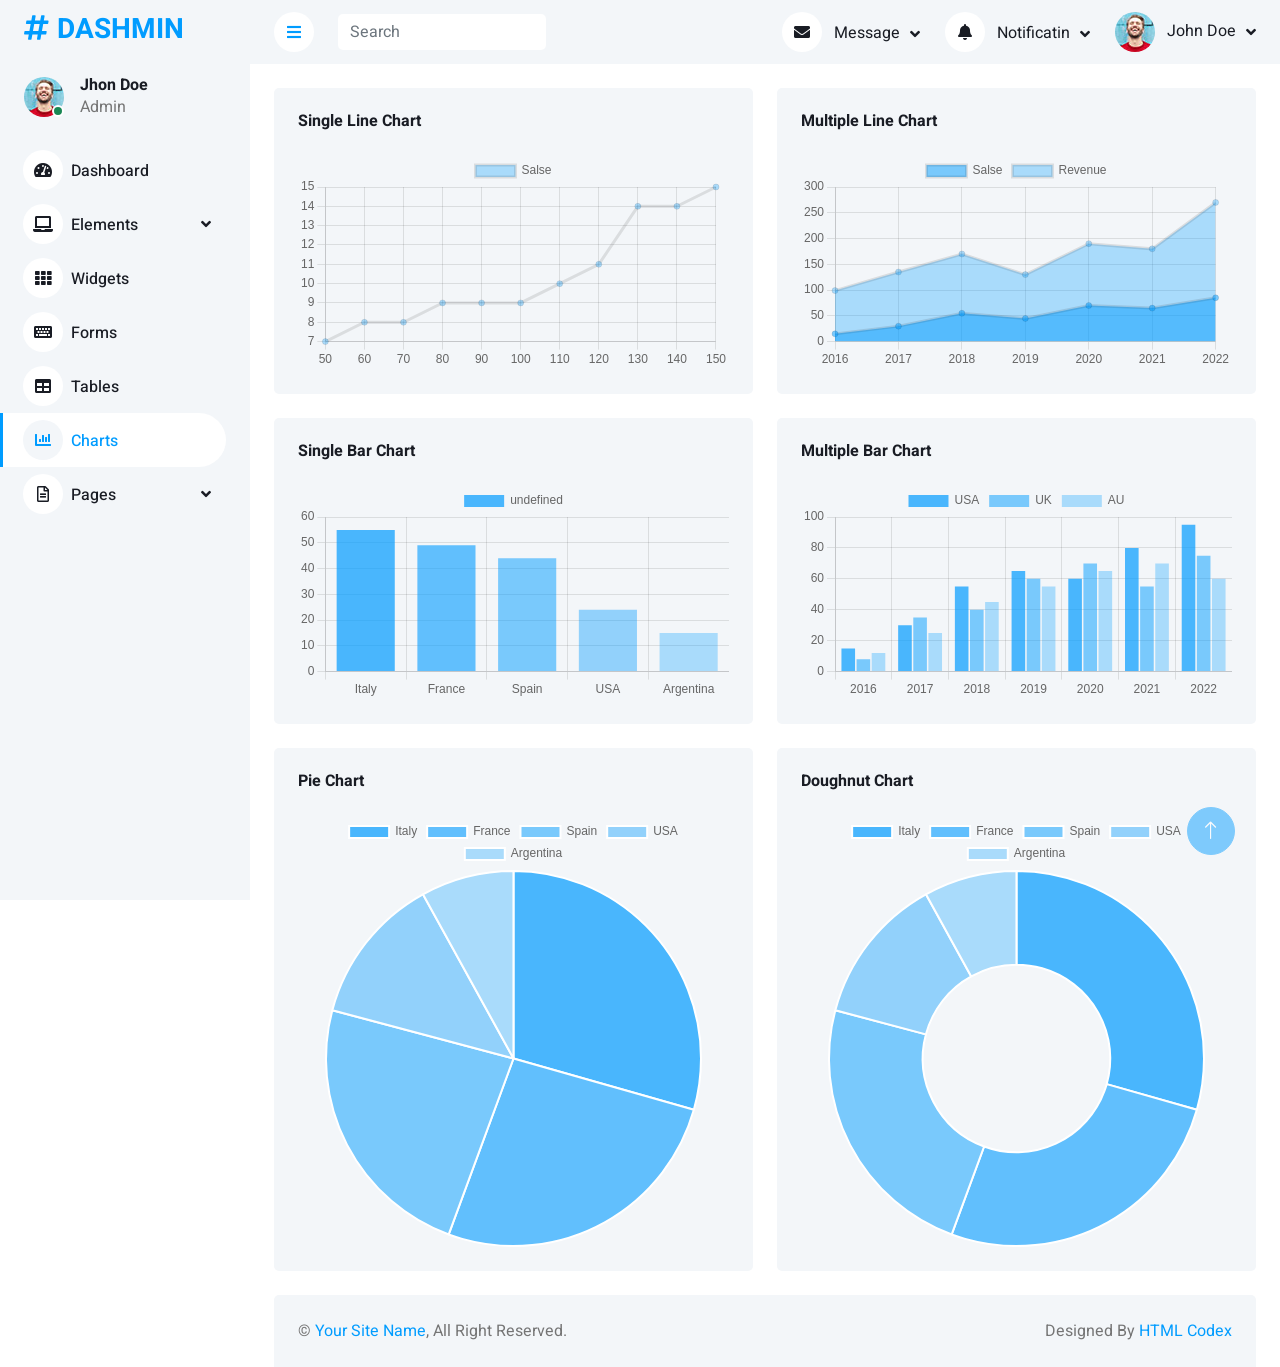
<file: Resources/bootstrap-admin-template-free/chart.html>
<!DOCTYPE html>
<html lang="en">

<head>
    <meta charset="utf-8">
    <title>DASHMIN - Bootstrap Admin Template</title>
    <meta content="width=device-width, initial-scale=1.0" name="viewport">
    <meta content="" name="keywords">
    <meta content="" name="description">

    <!-- Favicon -->
    <link href="img/favicon.ico" rel="icon">

    <!-- Google Web Fonts -->
    <link rel="preconnect" href="https://fonts.googleapis.com">
    <link rel="preconnect" href="https://fonts.gstatic.com" crossorigin>
    <link href="https://fonts.googleapis.com/css2?family=Heebo:wght@400;500;600;700&display=swap" rel="stylesheet">
    
    <!-- Icon Font Stylesheet -->
    <link href="https://cdnjs.cloudflare.com/ajax/libs/font-awesome/5.10.0/css/all.min.css" rel="stylesheet">
    <link href="https://cdn.jsdelivr.net/npm/bootstrap-icons@1.4.1/font/bootstrap-icons.css" rel="stylesheet">

    <!-- Libraries Stylesheet -->
    <link href="lib/owlcarousel/assets/owl.carousel.min.css" rel="stylesheet">
    <link href="lib/tempusdominus/css/tempusdominus-bootstrap-4.min.css" rel="stylesheet" />

    <!-- Customized Bootstrap Stylesheet -->
    <link href="css/bootstrap.min.css" rel="stylesheet">

    <!-- Template Stylesheet -->
    <link href="css/style.css" rel="stylesheet">
</head>

<body>
    <div class="container-fluid position-relative bg-white d-flex p-0">
        <!-- Spinner Start -->
        <div id="spinner" class="show bg-white position-fixed translate-middle w-100 vh-100 top-50 start-50 d-flex align-items-center justify-content-center">
            <div class="spinner-border text-primary" style="width: 3rem; height: 3rem;" role="status">
                <span class="sr-only">Loading...</span>
            </div>
        </div>
        <!-- Spinner End -->


        <!-- Sidebar Start -->
        <div class="sidebar pe-4 pb-3">
            <nav class="navbar bg-light navbar-light">
                <a href="index.html" class="navbar-brand mx-4 mb-3">
                    <h3 class="text-primary"><i class="fa fa-hashtag me-2"></i>DASHMIN</h3>
                </a>
                <div class="d-flex align-items-center ms-4 mb-4">
                    <div class="position-relative">
                        <img class="rounded-circle" src="img/user.jpg" alt="" style="width: 40px; height: 40px;">
                        <div class="bg-success rounded-circle border border-2 border-white position-absolute end-0 bottom-0 p-1"></div>
                    </div>
                    <div class="ms-3">
                        <h6 class="mb-0">Jhon Doe</h6>
                        <span>Admin</span>
                    </div>
                </div>
                <div class="navbar-nav w-100">
                    <a href="index.html" class="nav-item nav-link"><i class="fa fa-tachometer-alt me-2"></i>Dashboard</a>
                    <div class="nav-item dropdown">
                        <a href="#" class="nav-link dropdown-toggle" data-bs-toggle="dropdown"><i class="fa fa-laptop me-2"></i>Elements</a>
                        <div class="dropdown-menu bg-transparent border-0">
                            <a href="button.html" class="dropdown-item">Buttons</a>
                            <a href="typography.html" class="dropdown-item">Typography</a>
                            <a href="element.html" class="dropdown-item">Other Elements</a>
                        </div>
                    </div>
                    <a href="widget.html" class="nav-item nav-link"><i class="fa fa-th me-2"></i>Widgets</a>
                    <a href="form.html" class="nav-item nav-link"><i class="fa fa-keyboard me-2"></i>Forms</a>
                    <a href="table.html" class="nav-item nav-link"><i class="fa fa-table me-2"></i>Tables</a>
                    <a href="chart.html" class="nav-item nav-link active"><i class="fa fa-chart-bar me-2"></i>Charts</a>
                    <div class="nav-item dropdown">
                        <a href="#" class="nav-link dropdown-toggle" data-bs-toggle="dropdown"><i class="far fa-file-alt me-2"></i>Pages</a>
                        <div class="dropdown-menu bg-transparent border-0">
                            <a href="signin.html" class="dropdown-item">Sign In</a>
                            <a href="signup.html" class="dropdown-item">Sign Up</a>
                            <a href="404.html" class="dropdown-item">404 Error</a>
                            <a href="blank.html" class="dropdown-item">Blank Page</a>
                        </div>
                    </div>
                </div>
            </nav>
        </div>
        <!-- Sidebar End -->


        <!-- Content Start -->
        <div class="content">
            <!-- Navbar Start -->
            <nav class="navbar navbar-expand bg-light navbar-light sticky-top px-4 py-0">
                <a href="index.html" class="navbar-brand d-flex d-lg-none me-4">
                    <h2 class="text-primary mb-0"><i class="fa fa-hashtag"></i></h2>
                </a>
                <a href="#" class="sidebar-toggler flex-shrink-0">
                    <i class="fa fa-bars"></i>
                </a>
                <form class="d-none d-md-flex ms-4">
                    <input class="form-control border-0" type="search" placeholder="Search">
                </form>
                <div class="navbar-nav align-items-center ms-auto">
                    <div class="nav-item dropdown">
                        <a href="#" class="nav-link dropdown-toggle" data-bs-toggle="dropdown">
                            <i class="fa fa-envelope me-lg-2"></i>
                            <span class="d-none d-lg-inline-flex">Message</span>
                        </a>
                        <div class="dropdown-menu dropdown-menu-end bg-light border-0 rounded-0 rounded-bottom m-0">
                            <a href="#" class="dropdown-item">
                                <div class="d-flex align-items-center">
                                    <img class="rounded-circle" src="img/user.jpg" alt="" style="width: 40px; height: 40px;">
                                    <div class="ms-2">
                                        <h6 class="fw-normal mb-0">Jhon send you a message</h6>
                                        <small>15 minutes ago</small>
                                    </div>
                                </div>
                            </a>
                            <hr class="dropdown-divider">
                            <a href="#" class="dropdown-item">
                                <div class="d-flex align-items-center">
                                    <img class="rounded-circle" src="img/user.jpg" alt="" style="width: 40px; height: 40px;">
                                    <div class="ms-2">
                                        <h6 class="fw-normal mb-0">Jhon send you a message</h6>
                                        <small>15 minutes ago</small>
                                    </div>
                                </div>
                            </a>
                            <hr class="dropdown-divider">
                            <a href="#" class="dropdown-item">
                                <div class="d-flex align-items-center">
                                    <img class="rounded-circle" src="img/user.jpg" alt="" style="width: 40px; height: 40px;">
                                    <div class="ms-2">
                                        <h6 class="fw-normal mb-0">Jhon send you a message</h6>
                                        <small>15 minutes ago</small>
                                    </div>
                                </div>
                            </a>
                            <hr class="dropdown-divider">
                            <a href="#" class="dropdown-item text-center">See all message</a>
                        </div>
                    </div>
                    <div class="nav-item dropdown">
                        <a href="#" class="nav-link dropdown-toggle" data-bs-toggle="dropdown">
                            <i class="fa fa-bell me-lg-2"></i>
                            <span class="d-none d-lg-inline-flex">Notificatin</span>
                        </a>
                        <div class="dropdown-menu dropdown-menu-end bg-light border-0 rounded-0 rounded-bottom m-0">
                            <a href="#" class="dropdown-item">
                                <h6 class="fw-normal mb-0">Profile updated</h6>
                                <small>15 minutes ago</small>
                            </a>
                            <hr class="dropdown-divider">
                            <a href="#" class="dropdown-item">
                                <h6 class="fw-normal mb-0">New user added</h6>
                                <small>15 minutes ago</small>
                            </a>
                            <hr class="dropdown-divider">
                            <a href="#" class="dropdown-item">
                                <h6 class="fw-normal mb-0">Password changed</h6>
                                <small>15 minutes ago</small>
                            </a>
                            <hr class="dropdown-divider">
                            <a href="#" class="dropdown-item text-center">See all notifications</a>
                        </div>
                    </div>
                    <div class="nav-item dropdown">
                        <a href="#" class="nav-link dropdown-toggle" data-bs-toggle="dropdown">
                            <img class="rounded-circle me-lg-2" src="img/user.jpg" alt="" style="width: 40px; height: 40px;">
                            <span class="d-none d-lg-inline-flex">John Doe</span>
                        </a>
                        <div class="dropdown-menu dropdown-menu-end bg-light border-0 rounded-0 rounded-bottom m-0">
                            <a href="#" class="dropdown-item">My Profile</a>
                            <a href="#" class="dropdown-item">Settings</a>
                            <a href="#" class="dropdown-item">Log Out</a>
                        </div>
                    </div>
                </div>
            </nav>
            <!-- Navbar End -->


            <!-- Chart Start -->
            <div class="container-fluid pt-4 px-4">
                <div class="row g-4">
                    <div class="col-sm-12 col-xl-6">
                        <div class="bg-light rounded h-100 p-4">
                            <h6 class="mb-4">Single Line Chart</h6>
                            <canvas id="line-chart"></canvas>
                        </div>
                    </div>
                    <div class="col-sm-12 col-xl-6">
                        <div class="bg-light rounded h-100 p-4">
                            <h6 class="mb-4">Multiple Line Chart</h6>
                            <canvas id="salse-revenue"></canvas>
                        </div>
                    </div>
                    <div class="col-sm-12 col-xl-6">
                        <div class="bg-light rounded h-100 p-4">
                            <h6 class="mb-4">Single Bar Chart</h6>
                            <canvas id="bar-chart"></canvas>
                        </div>
                    </div>
                    <div class="col-sm-12 col-xl-6">
                        <div class="bg-light rounded h-100 p-4">
                            <h6 class="mb-4">Multiple Bar Chart</h6>
                            <canvas id="worldwide-sales"></canvas>
                        </div>
                    </div>
                    <div class="col-sm-12 col-xl-6">
                        <div class="bg-light rounded h-100 p-4">
                            <h6 class="mb-4">Pie Chart</h6>
                            <canvas id="pie-chart"></canvas>
                        </div>
                    </div>
                    <div class="col-sm-12 col-xl-6">
                        <div class="bg-light rounded h-100 p-4">
                            <h6 class="mb-4">Doughnut Chart</h6>
                            <canvas id="doughnut-chart"></canvas>
                        </div>
                    </div>
                </div>
            </div>
            <!-- Chart End -->


            <!-- Footer Start -->
            <div class="container-fluid pt-4 px-4">
                <div class="bg-light rounded-top p-4">
                    <div class="row">
                        <div class="col-12 col-sm-6 text-center text-sm-start">
                            &copy; <a href="#">Your Site Name</a>, All Right Reserved. 
                        </div>
                        <div class="col-12 col-sm-6 text-center text-sm-end">
                            <!--/*** This template is free as long as you keep the footer author’s credit link/attribution link/backlink. If you'd like to use the template without the footer author’s credit link/attribution link/backlink, you can purchase the Credit Removal License from "https://htmlcodex.com/credit-removal". Thank you for your support. ***/-->
                            Designed By <a href="https://htmlcodex.com">HTML Codex</a>
                        </div>
                    </div>
                </div>
            </div>
            <!-- Footer End -->
        </div>
        <!-- Content End -->


        <!-- Back to Top -->
        <a href="#" class="btn btn-lg btn-primary btn-lg-square back-to-top"><i class="bi bi-arrow-up"></i></a>
    </div>

    <!-- JavaScript Libraries -->
    <script src="https://code.jquery.com/jquery-3.4.1.min.js"></script>
    <script src="https://cdn.jsdelivr.net/npm/bootstrap@5.0.0/dist/js/bootstrap.bundle.min.js"></script>
    <script src="lib/chart/chart.min.js"></script>
    <script src="lib/easing/easing.min.js"></script>
    <script src="lib/waypoints/waypoints.min.js"></script>
    <script src="lib/owlcarousel/owl.carousel.min.js"></script>
    <script src="lib/tempusdominus/js/moment.min.js"></script>
    <script src="lib/tempusdominus/js/moment-timezone.min.js"></script>
    <script src="lib/tempusdominus/js/tempusdominus-bootstrap-4.min.js"></script>

    <!-- Template Javascript -->
    <script src="js/main.js"></script>
</body>

</html>
</file>
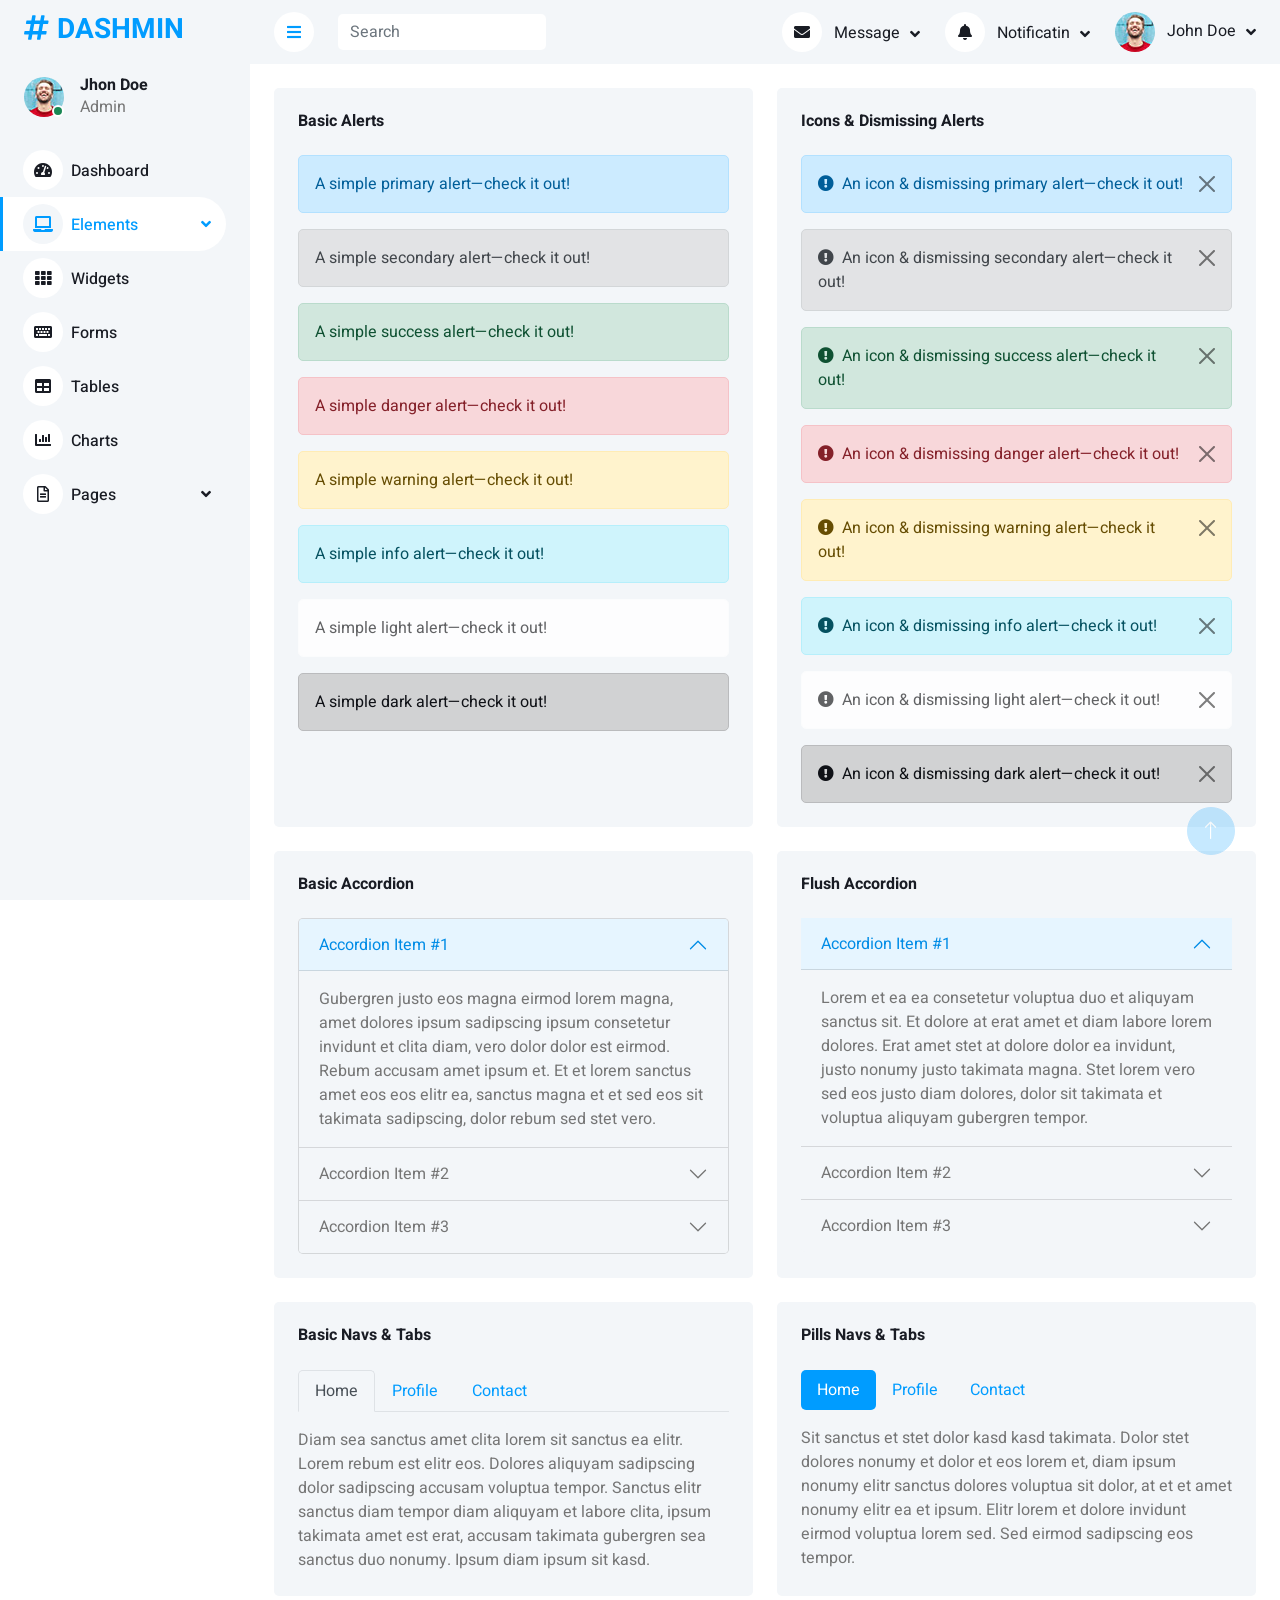
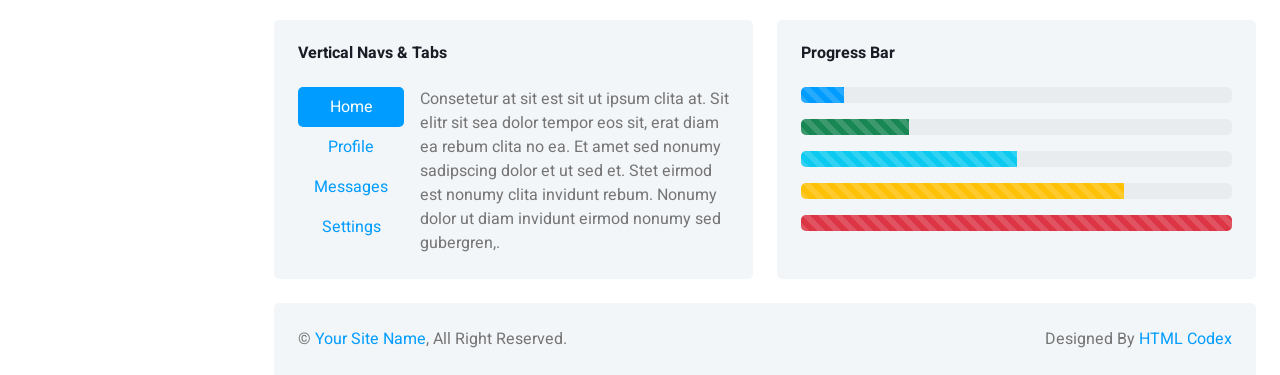
<file: Resources/bootstrap-admin-template-free/element.html>
<!DOCTYPE html>
<html lang="en">

<head>
    <meta charset="utf-8">
    <title>DASHMIN - Bootstrap Admin Template</title>
    <meta content="width=device-width, initial-scale=1.0" name="viewport">
    <meta content="" name="keywords">
    <meta content="" name="description">

    <!-- Favicon -->
    <link href="img/favicon.ico" rel="icon">

    <!-- Google Web Fonts -->
    <link rel="preconnect" href="https://fonts.googleapis.com">
    <link rel="preconnect" href="https://fonts.gstatic.com" crossorigin>
    <link href="https://fonts.googleapis.com/css2?family=Heebo:wght@400;500;600;700&display=swap" rel="stylesheet">
    
    <!-- Icon Font Stylesheet -->
    <link href="https://cdnjs.cloudflare.com/ajax/libs/font-awesome/5.10.0/css/all.min.css" rel="stylesheet">
    <link href="https://cdn.jsdelivr.net/npm/bootstrap-icons@1.4.1/font/bootstrap-icons.css" rel="stylesheet">

    <!-- Libraries Stylesheet -->
    <link href="lib/owlcarousel/assets/owl.carousel.min.css" rel="stylesheet">
    <link href="lib/tempusdominus/css/tempusdominus-bootstrap-4.min.css" rel="stylesheet" />

    <!-- Customized Bootstrap Stylesheet -->
    <link href="css/bootstrap.min.css" rel="stylesheet">

    <!-- Template Stylesheet -->
    <link href="css/style.css" rel="stylesheet">
</head>

<body>
    <div class="container-fluid position-relative bg-white d-flex p-0">
        <!-- Spinner Start -->
        <div id="spinner" class="show bg-white position-fixed translate-middle w-100 vh-100 top-50 start-50 d-flex align-items-center justify-content-center">
            <div class="spinner-border text-primary" style="width: 3rem; height: 3rem;" role="status">
                <span class="sr-only">Loading...</span>
            </div>
        </div>
        <!-- Spinner End -->


        <!-- Sidebar Start -->
        <div class="sidebar pe-4 pb-3">
            <nav class="navbar bg-light navbar-light">
                <a href="index.html" class="navbar-brand mx-4 mb-3">
                    <h3 class="text-primary"><i class="fa fa-hashtag me-2"></i>DASHMIN</h3>
                </a>
                <div class="d-flex align-items-center ms-4 mb-4">
                    <div class="position-relative">
                        <img class="rounded-circle" src="img/user.jpg" alt="" style="width: 40px; height: 40px;">
                        <div class="bg-success rounded-circle border border-2 border-white position-absolute end-0 bottom-0 p-1"></div>
                    </div>
                    <div class="ms-3">
                        <h6 class="mb-0">Jhon Doe</h6>
                        <span>Admin</span>
                    </div>
                </div>
                <div class="navbar-nav w-100">
                    <a href="index.html" class="nav-item nav-link"><i class="fa fa-tachometer-alt me-2"></i>Dashboard</a>
                    <div class="nav-item dropdown">
                        <a href="#" class="nav-link dropdown-toggle active" data-bs-toggle="dropdown"><i class="fa fa-laptop me-2"></i>Elements</a>
                        <div class="dropdown-menu bg-transparent border-0">
                            <a href="button.html" class="dropdown-item">Buttons</a>
                            <a href="typography.html" class="dropdown-item">Typography</a>
                            <a href="element.html" class="dropdown-item active">Other Elements</a>
                        </div>
                    </div>
                    <a href="widget.html" class="nav-item nav-link"><i class="fa fa-th me-2"></i>Widgets</a>
                    <a href="form.html" class="nav-item nav-link"><i class="fa fa-keyboard me-2"></i>Forms</a>
                    <a href="table.html" class="nav-item nav-link"><i class="fa fa-table me-2"></i>Tables</a>
                    <a href="chart.html" class="nav-item nav-link"><i class="fa fa-chart-bar me-2"></i>Charts</a>
                    <div class="nav-item dropdown">
                        <a href="#" class="nav-link dropdown-toggle" data-bs-toggle="dropdown"><i class="far fa-file-alt me-2"></i>Pages</a>
                        <div class="dropdown-menu bg-transparent border-0">
                            <a href="signin.html" class="dropdown-item">Sign In</a>
                            <a href="signup.html" class="dropdown-item">Sign Up</a>
                            <a href="404.html" class="dropdown-item">404 Error</a>
                            <a href="blank.html" class="dropdown-item">Blank Page</a>
                        </div>
                    </div>
                </div>
            </nav>
        </div>
        <!-- Sidebar End -->


        <!-- Content Start -->
        <div class="content">
            <!-- Navbar Start -->
            <nav class="navbar navbar-expand bg-light navbar-light sticky-top px-4 py-0">
                <a href="index.html" class="navbar-brand d-flex d-lg-none me-4">
                    <h2 class="text-primary mb-0"><i class="fa fa-hashtag"></i></h2>
                </a>
                <a href="#" class="sidebar-toggler flex-shrink-0">
                    <i class="fa fa-bars"></i>
                </a>
                <form class="d-none d-md-flex ms-4">
                    <input class="form-control border-0" type="search" placeholder="Search">
                </form>
                <div class="navbar-nav align-items-center ms-auto">
                    <div class="nav-item dropdown">
                        <a href="#" class="nav-link dropdown-toggle" data-bs-toggle="dropdown">
                            <i class="fa fa-envelope me-lg-2"></i>
                            <span class="d-none d-lg-inline-flex">Message</span>
                        </a>
                        <div class="dropdown-menu dropdown-menu-end bg-light border-0 rounded-0 rounded-bottom m-0">
                            <a href="#" class="dropdown-item">
                                <div class="d-flex align-items-center">
                                    <img class="rounded-circle" src="img/user.jpg" alt="" style="width: 40px; height: 40px;">
                                    <div class="ms-2">
                                        <h6 class="fw-normal mb-0">Jhon send you a message</h6>
                                        <small>15 minutes ago</small>
                                    </div>
                                </div>
                            </a>
                            <hr class="dropdown-divider">
                            <a href="#" class="dropdown-item">
                                <div class="d-flex align-items-center">
                                    <img class="rounded-circle" src="img/user.jpg" alt="" style="width: 40px; height: 40px;">
                                    <div class="ms-2">
                                        <h6 class="fw-normal mb-0">Jhon send you a message</h6>
                                        <small>15 minutes ago</small>
                                    </div>
                                </div>
                            </a>
                            <hr class="dropdown-divider">
                            <a href="#" class="dropdown-item">
                                <div class="d-flex align-items-center">
                                    <img class="rounded-circle" src="img/user.jpg" alt="" style="width: 40px; height: 40px;">
                                    <div class="ms-2">
                                        <h6 class="fw-normal mb-0">Jhon send you a message</h6>
                                        <small>15 minutes ago</small>
                                    </div>
                                </div>
                            </a>
                            <hr class="dropdown-divider">
                            <a href="#" class="dropdown-item text-center">See all message</a>
                        </div>
                    </div>
                    <div class="nav-item dropdown">
                        <a href="#" class="nav-link dropdown-toggle" data-bs-toggle="dropdown">
                            <i class="fa fa-bell me-lg-2"></i>
                            <span class="d-none d-lg-inline-flex">Notificatin</span>
                        </a>
                        <div class="dropdown-menu dropdown-menu-end bg-light border-0 rounded-0 rounded-bottom m-0">
                            <a href="#" class="dropdown-item">
                                <h6 class="fw-normal mb-0">Profile updated</h6>
                                <small>15 minutes ago</small>
                            </a>
                            <hr class="dropdown-divider">
                            <a href="#" class="dropdown-item">
                                <h6 class="fw-normal mb-0">New user added</h6>
                                <small>15 minutes ago</small>
                            </a>
                            <hr class="dropdown-divider">
                            <a href="#" class="dropdown-item">
                                <h6 class="fw-normal mb-0">Password changed</h6>
                                <small>15 minutes ago</small>
                            </a>
                            <hr class="dropdown-divider">
                            <a href="#" class="dropdown-item text-center">See all notifications</a>
                        </div>
                    </div>
                    <div class="nav-item dropdown">
                        <a href="#" class="nav-link dropdown-toggle" data-bs-toggle="dropdown">
                            <img class="rounded-circle me-lg-2" src="img/user.jpg" alt="" style="width: 40px; height: 40px;">
                            <span class="d-none d-lg-inline-flex">John Doe</span>
                        </a>
                        <div class="dropdown-menu dropdown-menu-end bg-light border-0 rounded-0 rounded-bottom m-0">
                            <a href="#" class="dropdown-item">My Profile</a>
                            <a href="#" class="dropdown-item">Settings</a>
                            <a href="#" class="dropdown-item">Log Out</a>
                        </div>
                    </div>
                </div>
            </nav>
            <!-- Navbar End -->


            <!-- Other Elements Start -->
            <div class="container-fluid pt-4 px-4">
                <div class="row g-4">
                    <div class="col-sm-12 col-xl-6">
                        <div class="bg-light rounded h-100 p-4">
                            <h6 class="mb-4">Basic Alerts</h6>
                            <div class="alert alert-primary" role="alert">
                                A simple primary alert—check it out!
                            </div>
                            <div class="alert alert-secondary" role="alert">
                                A simple secondary alert—check it out!
                            </div>
                            <div class="alert alert-success" role="alert">
                                A simple success alert—check it out!
                            </div>
                            <div class="alert alert-danger" role="alert">
                                A simple danger alert—check it out!
                            </div>
                            <div class="alert alert-warning" role="alert">
                                A simple warning alert—check it out!
                            </div>
                            <div class="alert alert-info" role="alert">
                                A simple info alert—check it out!
                            </div>
                            <div class="alert alert-light" role="alert">
                                A simple light alert—check it out!
                            </div>
                            <div class="alert alert-dark mb-0" role="alert">
                                A simple dark alert—check it out!
                            </div>
                        </div>
                    </div>
                    <div class="col-sm-12 col-xl-6">
                        <div class="bg-light rounded h-100 p-4">
                            <h6 class="mb-4">Icons & Dismissing Alerts</h6>
                            <div class="alert alert-primary alert-dismissible fade show" role="alert">
                                <i class="fa fa-exclamation-circle me-2"></i>An icon & dismissing primary alert—check it out!
                                <button type="button" class="btn-close" data-bs-dismiss="alert" aria-label="Close"></button>
                            </div>
                            <div class="alert alert-secondary alert-dismissible fade show" role="alert">
                                <i class="fa fa-exclamation-circle me-2"></i>An icon & dismissing secondary alert—check it out!
                                <button type="button" class="btn-close" data-bs-dismiss="alert" aria-label="Close"></button>
                            </div>
                            <div class="alert alert-success alert-dismissible fade show" role="alert">
                                <i class="fa fa-exclamation-circle me-2"></i>An icon & dismissing success alert—check it out!
                                <button type="button" class="btn-close" data-bs-dismiss="alert" aria-label="Close"></button>
                            </div>
                            <div class="alert alert-danger alert-dismissible fade show" role="alert">
                                <i class="fa fa-exclamation-circle me-2"></i>An icon & dismissing danger alert—check it out!
                                <button type="button" class="btn-close" data-bs-dismiss="alert" aria-label="Close"></button>
                            </div>
                            <div class="alert alert-warning alert-dismissible fade show" role="alert">
                                <i class="fa fa-exclamation-circle me-2"></i>An icon & dismissing warning alert—check it out!
                                <button type="button" class="btn-close" data-bs-dismiss="alert" aria-label="Close"></button>
                            </div>
                            <div class="alert alert-info alert-dismissible fade show" role="alert">
                                <i class="fa fa-exclamation-circle me-2"></i>An icon & dismissing info alert—check it out!
                                <button type="button" class="btn-close" data-bs-dismiss="alert" aria-label="Close"></button>
                            </div>
                            <div class="alert alert-light alert-dismissible fade show" role="alert">
                                <i class="fa fa-exclamation-circle me-2"></i>An icon & dismissing light alert—check it out!
                                <button type="button" class="btn-close" data-bs-dismiss="alert" aria-label="Close"></button>
                            </div>
                            <div class="alert alert-dark alert-dismissible fade show mb-0" role="alert">
                                <i class="fa fa-exclamation-circle me-2"></i>An icon & dismissing dark alert—check it out!
                                <button type="button" class="btn-close" data-bs-dismiss="alert" aria-label="Close"></button>
                            </div>
                        </div>
                    </div>
                    <div class="col-sm-12 col-xl-6">
                        <div class="bg-light rounded h-100 p-4">
                            <h6 class="mb-4">Basic Accordion</h6>
                            <div class="accordion" id="accordionExample">
                                <div class="accordion-item">
                                    <h2 class="accordion-header" id="headingOne">
                                        <button class="accordion-button" type="button" data-bs-toggle="collapse"
                                            data-bs-target="#collapseOne" aria-expanded="true"
                                            aria-controls="collapseOne">
                                            Accordion Item #1
                                        </button>
                                    </h2>
                                    <div id="collapseOne" class="accordion-collapse collapse show"
                                        aria-labelledby="headingOne" data-bs-parent="#accordionExample">
                                        <div class="accordion-body">
                                            Gubergren justo eos magna eirmod lorem magna, amet dolores ipsum sadipscing ipsum consetetur invidunt et clita diam, vero dolor dolor est eirmod. Rebum accusam amet ipsum et. Et et lorem sanctus amet eos eos elitr ea, sanctus magna et et sed eos sit takimata sadipscing, dolor rebum sed stet vero.
                                        </div>
                                    </div>
                                </div>
                                <div class="accordion-item">
                                    <h2 class="accordion-header" id="headingTwo">
                                        <button class="accordion-button collapsed" type="button"
                                            data-bs-toggle="collapse" data-bs-target="#collapseTwo"
                                            aria-expanded="false" aria-controls="collapseTwo">
                                            Accordion Item #2
                                        </button>
                                    </h2>
                                    <div id="collapseTwo" class="accordion-collapse collapse"
                                        aria-labelledby="headingTwo" data-bs-parent="#accordionExample">
                                        <div class="accordion-body">
                                            Voluptua sit dolores consetetur ea et diam est et takimata. Et erat sadipscing dolores et stet diam ut ut diam, sit aliquyam no magna et dolore lorem dolor sit. Lorem lorem sed sed duo, eirmod sit diam ipsum sit erat, lorem sit dolor diam amet ea aliquyam tempor rebum invidunt,.
                                        </div>
                                    </div>
                                </div>
                                <div class="accordion-item">
                                    <h2 class="accordion-header" id="headingThree">
                                        <button class="accordion-button collapsed" type="button"
                                            data-bs-toggle="collapse" data-bs-target="#collapseThree"
                                            aria-expanded="false" aria-controls="collapseThree">
                                            Accordion Item #3
                                        </button>
                                    </h2>
                                    <div id="collapseThree" class="accordion-collapse collapse"
                                        aria-labelledby="headingThree" data-bs-parent="#accordionExample">
                                        <div class="accordion-body">
                                            Dolore eos dolor tempor justo sea eos amet eos kasd dolor, et diam tempor lorem dolores vero. Stet dolore gubergren nonumy diam. Consetetur sit takimata magna invidunt, dolore sea amet consetetur ea et rebum, invidunt et amet sit sea. Dolor eirmod sed magna sadipscing sadipscing lorem lorem sed, sit lorem.
                                        </div>
                                    </div>
                                </div>
                            </div>
                        </div>
                    </div>
                    <div class="col-sm-12 col-xl-6">
                        <div class="bg-light rounded h-100 p-4">
                            <h6 class="mb-4">Flush Accordion</h6>
                            <div class="accordion accordion-flush" id="accordionFlushExample">
                                <div class="accordion-item">
                                    <h2 class="accordion-header" id="flush-headingOne">
                                        <button class="accordion-button" type="button"
                                            data-bs-toggle="collapse" data-bs-target="#flush-collapseOne"
                                            aria-expanded="true" aria-controls="flush-collapseOne">
                                            Accordion Item #1
                                        </button>
                                    </h2>
                                    <div id="flush-collapseOne" class="accordion-collapse collapse show"
                                        aria-labelledby="flush-headingOne" data-bs-parent="#accordionFlushExample">
                                        <div class="accordion-body">
                                            Lorem et ea ea consetetur voluptua duo et aliquyam sanctus sit. Et dolore at erat amet et diam labore lorem dolores. Erat amet stet at dolore dolor ea invidunt, justo nonumy justo takimata magna. Stet lorem vero sed eos justo diam dolores, dolor sit takimata et voluptua aliquyam gubergren tempor.
                                        </div>
                                    </div>
                                </div>
                                <div class="accordion-item">
                                    <h2 class="accordion-header" id="flush-headingTwo">
                                        <button class="accordion-button collapsed" type="button"
                                            data-bs-toggle="collapse" data-bs-target="#flush-collapseTwo"
                                            aria-expanded="false" aria-controls="flush-collapseTwo">
                                            Accordion Item #2
                                        </button>
                                    </h2>
                                    <div id="flush-collapseTwo" class="accordion-collapse collapse"
                                        aria-labelledby="flush-headingTwo" data-bs-parent="#accordionFlushExample">
                                        <div class="accordion-body">
                                            Sea diam dolore aliquyam aliquyam diam et consetetur et. Accusam amet no invidunt invidunt et consetetur, magna ut nonumy kasd erat tempor dolor et. Diam magna dolor sed amet duo dolores magna vero. Amet sit sadipscing ea diam clita lorem sit. Vero et et et tempor diam. Ipsum eirmod sit.
                                        </div>
                                    </div>
                                </div>
                                <div class="accordion-item">
                                    <h2 class="accordion-header" id="flush-headingThree">
                                        <button class="accordion-button collapsed" type="button"
                                            data-bs-toggle="collapse" data-bs-target="#flush-collapseThree"
                                            aria-expanded="false" aria-controls="flush-collapseThree">
                                            Accordion Item #3
                                        </button>
                                    </h2>
                                    <div id="flush-collapseThree" class="accordion-collapse collapse"
                                        aria-labelledby="flush-headingThree" data-bs-parent="#accordionFlushExample">
                                        <div class="accordion-body">
                                            Sea sea sit sanctus magna gubergren kasd, magna justo ea lorem lorem. Elitr aliquyam ipsum clita consetetur duo at nonumy invidunt, invidunt eos dolore vero sit amet amet magna tempor clita, takimata diam justo stet erat et vero erat. Sit ipsum eirmod sea ut vero dolores sea clita nonumy, no.
                                        </div>
                                    </div>
                                </div>
                            </div>
                        </div>
                    </div>
                    <div class="col-sm-12 col-xl-6">
                        <div class="bg-light rounded h-100 p-4">
                            <h6 class="mb-4">Basic Navs & Tabs</h6>
                            <nav>
                                <div class="nav nav-tabs" id="nav-tab" role="tablist">
                                    <button class="nav-link active" id="nav-home-tab" data-bs-toggle="tab"
                                        data-bs-target="#nav-home" type="button" role="tab" aria-controls="nav-home"
                                        aria-selected="true">Home</button>
                                    <button class="nav-link" id="nav-profile-tab" data-bs-toggle="tab"
                                        data-bs-target="#nav-profile" type="button" role="tab"
                                        aria-controls="nav-profile" aria-selected="false">Profile</button>
                                    <button class="nav-link" id="nav-contact-tab" data-bs-toggle="tab"
                                        data-bs-target="#nav-contact" type="button" role="tab"
                                        aria-controls="nav-contact" aria-selected="false">Contact</button>
                                </div>
                            </nav>
                            <div class="tab-content pt-3" id="nav-tabContent">
                                <div class="tab-pane fade show active" id="nav-home" role="tabpanel" aria-labelledby="nav-home-tab">
                                    Diam sea sanctus amet clita lorem sit sanctus ea elitr. Lorem rebum est elitr eos. Dolores aliquyam sadipscing dolor sadipscing accusam voluptua tempor. Sanctus elitr sanctus diam tempor diam aliquyam et labore clita, ipsum takimata amet est erat, accusam takimata gubergren sea sanctus duo nonumy. Ipsum diam ipsum sit kasd.
                                </div>
                                <div class="tab-pane fade" id="nav-profile" role="tabpanel" aria-labelledby="nav-profile-tab">
                                    Sanctus vero sit kasd sea gubergren takimata consetetur elitr elitr, consetetur sadipscing takimata ipsum dolores. Accusam duo accusam et labore ea elitr ipsum tempor sit, dolore aliquyam ipsum sit amet sit. Et dolore ipsum labore invidunt rebum. Sed dolore gubergren sanctus vero diam lorem rebum elitr, erat diam dolor clita.
                                </div>
                                <div class="tab-pane fade" id="nav-contact" role="tabpanel" aria-labelledby="nav-contact-tab">
                                    Sit consetetur eirmod lorem ea magna sadipscing ipsum elitr invidunt, dolores lorem erat ipsum ut aliquyam eos lorem sed. Nonumy aliquyam ea justo eos dolores dolores duo dolores. Aliquyam dolor sea dolores sit takimata no erat vero. At lorem justo tempor lorem duo, stet kasd aliquyam ipsum voluptua labore at.
                                </div>
                            </div>
                        </div>
                    </div>
                    <div class="col-sm-12 col-xl-6">
                        <div class="bg-light rounded h-100 p-4">
                            <h6 class="mb-4">Pills Navs & Tabs</h6>
                            <ul class="nav nav-pills mb-3" id="pills-tab" role="tablist">
                                <li class="nav-item" role="presentation">
                                    <button class="nav-link active" id="pills-home-tab" data-bs-toggle="pill"
                                        data-bs-target="#pills-home" type="button" role="tab" aria-controls="pills-home"
                                        aria-selected="true">Home</button>
                                </li>
                                <li class="nav-item" role="presentation">
                                    <button class="nav-link" id="pills-profile-tab" data-bs-toggle="pill"
                                        data-bs-target="#pills-profile" type="button" role="tab"
                                        aria-controls="pills-profile" aria-selected="false">Profile</button>
                                </li>
                                <li class="nav-item" role="presentation">
                                    <button class="nav-link" id="pills-contact-tab" data-bs-toggle="pill"
                                        data-bs-target="#pills-contact" type="button" role="tab"
                                        aria-controls="pills-contact" aria-selected="false">Contact</button>
                                </li>
                            </ul>
                            <div class="tab-content" id="pills-tabContent">
                                <div class="tab-pane fade show active" id="pills-home" role="tabpanel" aria-labelledby="pills-home-tab">
                                    Sit sanctus et stet dolor kasd kasd takimata. Dolor stet dolores nonumy et dolor et eos lorem et, diam ipsum nonumy elitr sanctus dolores voluptua sit dolor, at et et amet nonumy elitr ea et ipsum. Elitr lorem et dolore invidunt eirmod voluptua lorem sed. Sed eirmod sadipscing eos tempor.
                                </div>
                                <div class="tab-pane fade" id="pills-profile" role="tabpanel" aria-labelledby="pills-profile-tab">
                                    Invidunt rebum voluptua lorem eirmod dolore. Amet no sed sanctus lorem ea. Nonumy sit stet sit magna. Rebum rebum ipsum clita erat consetetur, sit dolor sit clita et amet. Est et clita dolore takimata, sea dolores tempor erat consetetur lorem. Consetetur sea sadipscing dolor et dolores et stet, tempor elitr.
                                </div>
                                <div class="tab-pane fade" id="pills-contact" role="tabpanel" aria-labelledby="pills-contact-tab">
                                    Et diam et est sed vero ipsum voluptua dolor et, sit eos justo ipsum no ipsum amet sed aliquyam dolore, ut ipsum sanctus et consetetur. Sit ea sit clita lorem ea gubergren. Et dolore vero sanctus voluptua ipsum sadipscing amet at. Et sed dolore voluptua dolor eos tempor, erat amet.
                                </div>
                            </div>
                        </div>
                    </div>
                    <div class="col-sm-12 col-xl-6">
                        <div class="bg-light rounded h-100 p-4">
                            <h6 class="mb-4">Vertical Navs & Tabs</h6>
                            <div class="d-flex align-items-start">
                                <div class="nav flex-column nav-pills me-3" id="v-pills-tab" role="tablist"
                                    aria-orientation="vertical">
                                    <button class="nav-link active" id="v-pills-home-tab" data-bs-toggle="pill"
                                        data-bs-target="#v-pills-home" type="button" role="tab"
                                        aria-controls="v-pills-home" aria-selected="true">Home</button>
                                    <button class="nav-link" id="v-pills-profile-tab" data-bs-toggle="pill"
                                        data-bs-target="#v-pills-profile" type="button" role="tab"
                                        aria-controls="v-pills-profile" aria-selected="false">Profile</button>
                                    <button class="nav-link" id="v-pills-messages-tab" data-bs-toggle="pill"
                                        data-bs-target="#v-pills-messages" type="button" role="tab"
                                        aria-controls="v-pills-messages" aria-selected="false">Messages</button>
                                    <button class="nav-link" id="v-pills-settings-tab" data-bs-toggle="pill"
                                        data-bs-target="#v-pills-settings" type="button" role="tab"
                                        aria-controls="v-pills-settings" aria-selected="false">Settings</button>
                                </div>
                                <div class="tab-content" id="v-pills-tabContent">
                                    <div class="tab-pane fade show active" id="v-pills-home" role="tabpanel" aria-labelledby="v-pills-home-tab">
                                        Consetetur at sit est sit ut ipsum clita at. Sit elitr sit sea dolor tempor eos sit, erat diam ea rebum clita no ea. Et amet sed nonumy sadipscing dolor et ut sed et. Stet eirmod est nonumy clita invidunt rebum. Nonumy dolor ut diam invidunt eirmod nonumy sed gubergren,.
                                    </div>
                                    <div class="tab-pane fade" id="v-pills-profile" role="tabpanel" aria-labelledby="v-pills-profile-tab">
                                        Tempor et kasd accusam duo et dolor no accusam dolore, dolor sed voluptua duo no, sit et stet lorem dolor ipsum tempor consetetur vero, consetetur est eos sit eirmod erat diam accusam sadipscing sit. Takimata erat ea eirmod tempor elitr dolore sadipscing kasd justo, elitr tempor sed eos sadipscing magna.
                                    </div>
                                    <div class="tab-pane fade" id="v-pills-messages" role="tabpanel" aria-labelledby="v-pills-messages-tab">
                                        Sed kasd kasd ea clita sed lorem amet tempor est voluptua, labore stet dolores gubergren clita lorem sed nonumy at. Dolores et ut erat voluptua. Est voluptua stet accusam rebum, elitr amet sit takimata sea eirmod. Sanctus elitr amet sit dolore sea stet et ut. Dolor et sanctus elitr ut.
                                    </div>
                                    <div class="tab-pane fade" id="v-pills-settings" role="tabpanel" aria-labelledby="v-pills-settings-tab">
                                        Sit et vero kasd sea et at, aliquyam takimata et et est, labore et takimata sed ut stet sanctus, nonumy dolor invidunt sit labore et, amet et dolor sit dolor tempor et dolor ipsum nonumy, accusam clita sadipscing ut et labore labore est, dolore accusam vero at est sit. Invidunt.
                                    </div>
                                </div>
                            </div>
                        </div>
                    </div>
                    <div class="col-sm-12 col-xl-6">
                        <div class="bg-light rounded h-100 p-4">
                            <h6 class="mb-4">Progress Bar</h6>
                            <div class="pg-bar mb-3">
                                <div class="progress">
                                    <div class="progress-bar progress-bar-striped" role="progressbar" aria-valuenow="10" aria-valuemin="0" aria-valuemax="100"></div>
                                </div>
                            </div>
                            <div class="pg-bar mb-3">
                                <div class="progress">
                                    <div class="progress-bar progress-bar-striped bg-success" role="progressbar" aria-valuenow="25" aria-valuemin="0" aria-valuemax="100"></div>
                                </div>
                            </div>
                            <div class="pg-bar mb-3">
                                <div class="progress">
                                    <div class="progress-bar progress-bar-striped bg-info" role="progressbar" aria-valuenow="50" aria-valuemin="0" aria-valuemax="100"></div>
                                </div>
                            </div>
                            <div class="pg-bar mb-3">
                                <div class="progress">
                                    <div class="progress-bar progress-bar-striped bg-warning" role="progressbar" aria-valuenow="75" aria-valuemin="0" aria-valuemax="100"></div>
                                </div>
                            </div>
                            <div class="pg-bar mb-0">
                                <div class="progress">
                                    <div class="progress-bar progress-bar-striped bg-danger" role="progressbar" aria-valuenow="100" aria-valuemin="0" aria-valuemax="100"></div>
                                </div>
                            </div>
                        </div>
                    </div>
                </div>
            </div>
            <!-- Other Elements End -->


            <!-- Footer Start -->
            <div class="container-fluid pt-4 px-4">
                <div class="bg-light rounded-top p-4">
                    <div class="row">
                        <div class="col-12 col-sm-6 text-center text-sm-start">
                            &copy; <a href="#">Your Site Name</a>, All Right Reserved. 
                        </div>
                        <div class="col-12 col-sm-6 text-center text-sm-end">
                            <!--/*** This template is free as long as you keep the footer author’s credit link/attribution link/backlink. If you'd like to use the template without the footer author’s credit link/attribution link/backlink, you can purchase the Credit Removal License from "https://htmlcodex.com/credit-removal". Thank you for your support. ***/-->
                            Designed By <a href="https://htmlcodex.com">HTML Codex</a>
                        </div>
                    </div>
                </div>
            </div>
            <!-- Footer End -->
        </div>
        <!-- Content End -->


        <!-- Back to Top -->
        <a href="#" class="btn btn-lg btn-primary btn-lg-square back-to-top"><i class="bi bi-arrow-up"></i></a>
    </div>

    <!-- JavaScript Libraries -->
    <script src="https://code.jquery.com/jquery-3.4.1.min.js"></script>
    <script src="https://cdn.jsdelivr.net/npm/bootstrap@5.0.0/dist/js/bootstrap.bundle.min.js"></script>
    <script src="lib/chart/chart.min.js"></script>
    <script src="lib/easing/easing.min.js"></script>
    <script src="lib/waypoints/waypoints.min.js"></script>
    <script src="lib/owlcarousel/owl.carousel.min.js"></script>
    <script src="lib/tempusdominus/js/moment.min.js"></script>
    <script src="lib/tempusdominus/js/moment-timezone.min.js"></script>
    <script src="lib/tempusdominus/js/tempusdominus-bootstrap-4.min.js"></script>

    <!-- Template Javascript -->
    <script src="js/main.js"></script>
</body>

</html>
</file>
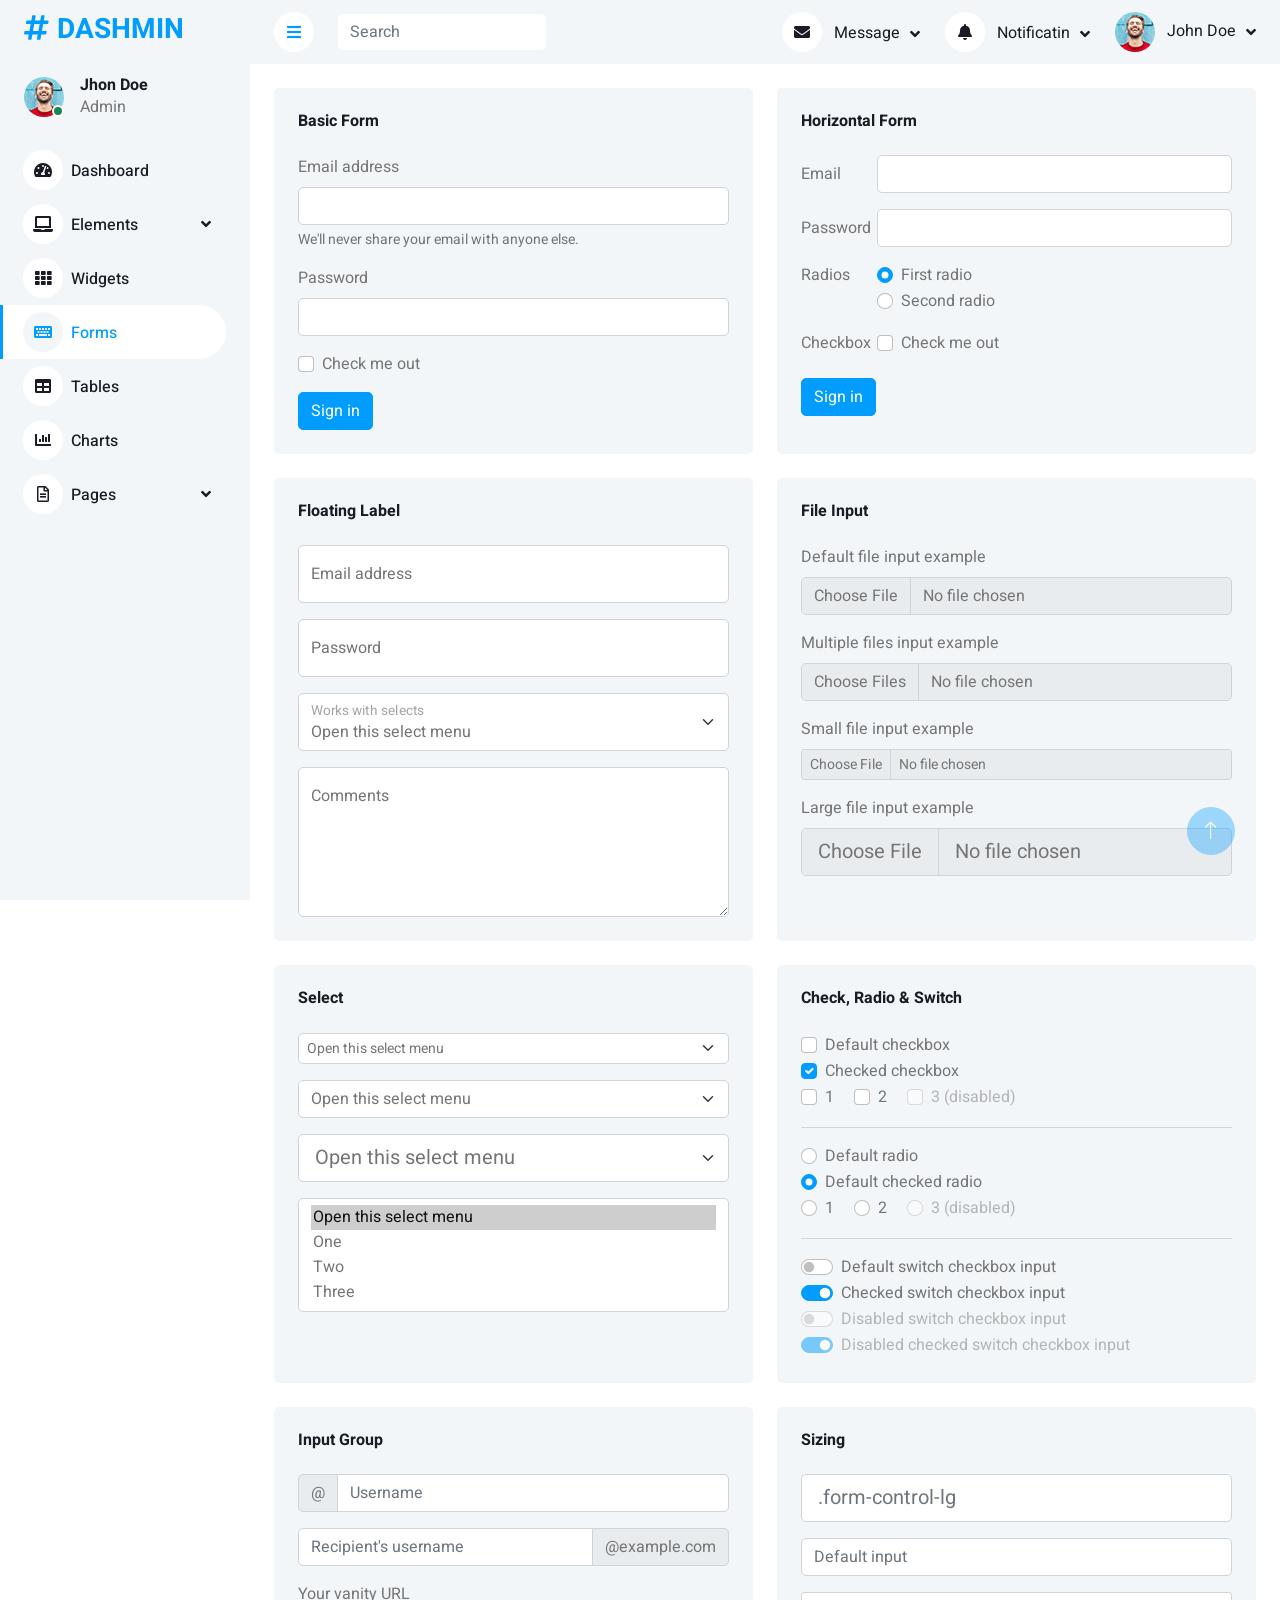
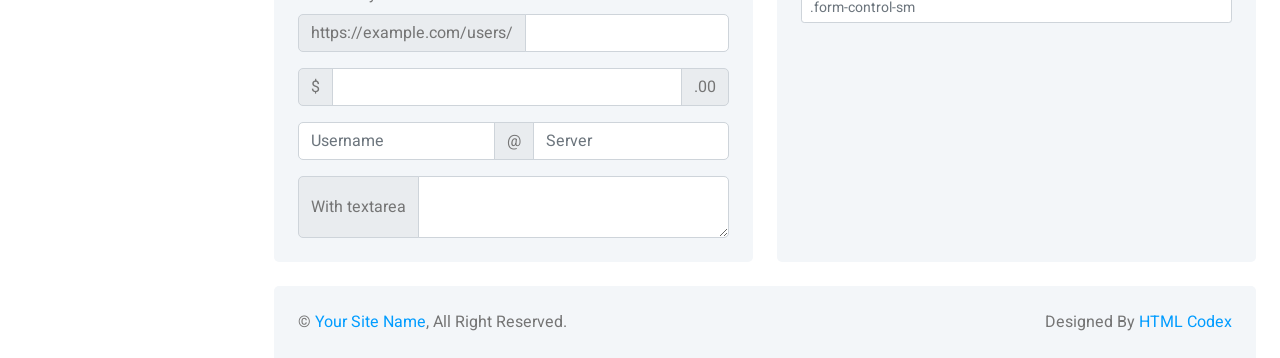
<file: Resources/bootstrap-admin-template-free/form.html>
<!DOCTYPE html>
<html lang="en">

<head>
    <meta charset="utf-8">
    <title>DASHMIN - Bootstrap Admin Template</title>
    <meta content="width=device-width, initial-scale=1.0" name="viewport">
    <meta content="" name="keywords">
    <meta content="" name="description">

    <!-- Favicon -->
    <link href="img/favicon.ico" rel="icon">

    <!-- Google Web Fonts -->
    <link rel="preconnect" href="https://fonts.googleapis.com">
    <link rel="preconnect" href="https://fonts.gstatic.com" crossorigin>
    <link href="https://fonts.googleapis.com/css2?family=Heebo:wght@400;500;600;700&display=swap" rel="stylesheet">
    
    <!-- Icon Font Stylesheet -->
    <link href="https://cdnjs.cloudflare.com/ajax/libs/font-awesome/5.10.0/css/all.min.css" rel="stylesheet">
    <link href="https://cdn.jsdelivr.net/npm/bootstrap-icons@1.4.1/font/bootstrap-icons.css" rel="stylesheet">

    <!-- Libraries Stylesheet -->
    <link href="lib/owlcarousel/assets/owl.carousel.min.css" rel="stylesheet">
    <link href="lib/tempusdominus/css/tempusdominus-bootstrap-4.min.css" rel="stylesheet" />

    <!-- Customized Bootstrap Stylesheet -->
    <link href="css/bootstrap.min.css" rel="stylesheet">

    <!-- Template Stylesheet -->
    <link href="css/style.css" rel="stylesheet">
</head>

<body>
    <div class="container-fluid position-relative bg-white d-flex p-0">
        <!-- Spinner Start -->
        <div id="spinner" class="show bg-white position-fixed translate-middle w-100 vh-100 top-50 start-50 d-flex align-items-center justify-content-center">
            <div class="spinner-border text-primary" style="width: 3rem; height: 3rem;" role="status">
                <span class="sr-only">Loading...</span>
            </div>
        </div>
        <!-- Spinner End -->


        <!-- Sidebar Start -->
        <div class="sidebar pe-4 pb-3">
            <nav class="navbar bg-light navbar-light">
                <a href="index.html" class="navbar-brand mx-4 mb-3">
                    <h3 class="text-primary"><i class="fa fa-hashtag me-2"></i>DASHMIN</h3>
                </a>
                <div class="d-flex align-items-center ms-4 mb-4">
                    <div class="position-relative">
                        <img class="rounded-circle" src="img/user.jpg" alt="" style="width: 40px; height: 40px;">
                        <div class="bg-success rounded-circle border border-2 border-white position-absolute end-0 bottom-0 p-1"></div>
                    </div>
                    <div class="ms-3">
                        <h6 class="mb-0">Jhon Doe</h6>
                        <span>Admin</span>
                    </div>
                </div>
                <div class="navbar-nav w-100">
                    <a href="index.html" class="nav-item nav-link"><i class="fa fa-tachometer-alt me-2"></i>Dashboard</a>
                    <div class="nav-item dropdown">
                        <a href="#" class="nav-link dropdown-toggle" data-bs-toggle="dropdown"><i class="fa fa-laptop me-2"></i>Elements</a>
                        <div class="dropdown-menu bg-transparent border-0">
                            <a href="button.html" class="dropdown-item">Buttons</a>
                            <a href="typography.html" class="dropdown-item">Typography</a>
                            <a href="element.html" class="dropdown-item">Other Elements</a>
                        </div>
                    </div>
                    <a href="widget.html" class="nav-item nav-link"><i class="fa fa-th me-2"></i>Widgets</a>
                    <a href="form.html" class="nav-item nav-link active"><i class="fa fa-keyboard me-2"></i>Forms</a>
                    <a href="table.html" class="nav-item nav-link"><i class="fa fa-table me-2"></i>Tables</a>
                    <a href="chart.html" class="nav-item nav-link"><i class="fa fa-chart-bar me-2"></i>Charts</a>
                    <div class="nav-item dropdown">
                        <a href="#" class="nav-link dropdown-toggle" data-bs-toggle="dropdown"><i class="far fa-file-alt me-2"></i>Pages</a>
                        <div class="dropdown-menu bg-transparent border-0">
                            <a href="signin.html" class="dropdown-item">Sign In</a>
                            <a href="signup.html" class="dropdown-item">Sign Up</a>
                            <a href="404.html" class="dropdown-item">404 Error</a>
                            <a href="blank.html" class="dropdown-item">Blank Page</a>
                        </div>
                    </div>
                </div>
            </nav>
        </div>
        <!-- Sidebar End -->


        <!-- Content Start -->
        <div class="content">
            <!-- Navbar Start -->
            <nav class="navbar navbar-expand bg-light navbar-light sticky-top px-4 py-0">
                <a href="index.html" class="navbar-brand d-flex d-lg-none me-4">
                    <h2 class="text-primary mb-0"><i class="fa fa-hashtag"></i></h2>
                </a>
                <a href="#" class="sidebar-toggler flex-shrink-0">
                    <i class="fa fa-bars"></i>
                </a>
                <form class="d-none d-md-flex ms-4">
                    <input class="form-control border-0" type="search" placeholder="Search">
                </form>
                <div class="navbar-nav align-items-center ms-auto">
                    <div class="nav-item dropdown">
                        <a href="#" class="nav-link dropdown-toggle" data-bs-toggle="dropdown">
                            <i class="fa fa-envelope me-lg-2"></i>
                            <span class="d-none d-lg-inline-flex">Message</span>
                        </a>
                        <div class="dropdown-menu dropdown-menu-end bg-light border-0 rounded-0 rounded-bottom m-0">
                            <a href="#" class="dropdown-item">
                                <div class="d-flex align-items-center">
                                    <img class="rounded-circle" src="img/user.jpg" alt="" style="width: 40px; height: 40px;">
                                    <div class="ms-2">
                                        <h6 class="fw-normal mb-0">Jhon send you a message</h6>
                                        <small>15 minutes ago</small>
                                    </div>
                                </div>
                            </a>
                            <hr class="dropdown-divider">
                            <a href="#" class="dropdown-item">
                                <div class="d-flex align-items-center">
                                    <img class="rounded-circle" src="img/user.jpg" alt="" style="width: 40px; height: 40px;">
                                    <div class="ms-2">
                                        <h6 class="fw-normal mb-0">Jhon send you a message</h6>
                                        <small>15 minutes ago</small>
                                    </div>
                                </div>
                            </a>
                            <hr class="dropdown-divider">
                            <a href="#" class="dropdown-item">
                                <div class="d-flex align-items-center">
                                    <img class="rounded-circle" src="img/user.jpg" alt="" style="width: 40px; height: 40px;">
                                    <div class="ms-2">
                                        <h6 class="fw-normal mb-0">Jhon send you a message</h6>
                                        <small>15 minutes ago</small>
                                    </div>
                                </div>
                            </a>
                            <hr class="dropdown-divider">
                            <a href="#" class="dropdown-item text-center">See all message</a>
                        </div>
                    </div>
                    <div class="nav-item dropdown">
                        <a href="#" class="nav-link dropdown-toggle" data-bs-toggle="dropdown">
                            <i class="fa fa-bell me-lg-2"></i>
                            <span class="d-none d-lg-inline-flex">Notificatin</span>
                        </a>
                        <div class="dropdown-menu dropdown-menu-end bg-light border-0 rounded-0 rounded-bottom m-0">
                            <a href="#" class="dropdown-item">
                                <h6 class="fw-normal mb-0">Profile updated</h6>
                                <small>15 minutes ago</small>
                            </a>
                            <hr class="dropdown-divider">
                            <a href="#" class="dropdown-item">
                                <h6 class="fw-normal mb-0">New user added</h6>
                                <small>15 minutes ago</small>
                            </a>
                            <hr class="dropdown-divider">
                            <a href="#" class="dropdown-item">
                                <h6 class="fw-normal mb-0">Password changed</h6>
                                <small>15 minutes ago</small>
                            </a>
                            <hr class="dropdown-divider">
                            <a href="#" class="dropdown-item text-center">See all notifications</a>
                        </div>
                    </div>
                    <div class="nav-item dropdown">
                        <a href="#" class="nav-link dropdown-toggle" data-bs-toggle="dropdown">
                            <img class="rounded-circle me-lg-2" src="img/user.jpg" alt="" style="width: 40px; height: 40px;">
                            <span class="d-none d-lg-inline-flex">John Doe</span>
                        </a>
                        <div class="dropdown-menu dropdown-menu-end bg-light border-0 rounded-0 rounded-bottom m-0">
                            <a href="#" class="dropdown-item">My Profile</a>
                            <a href="#" class="dropdown-item">Settings</a>
                            <a href="#" class="dropdown-item">Log Out</a>
                        </div>
                    </div>
                </div>
            </nav>
            <!-- Navbar End -->


            <!-- Form Start -->
            <div class="container-fluid pt-4 px-4">
                <div class="row g-4">
                    <div class="col-sm-12 col-xl-6">
                        <div class="bg-light rounded h-100 p-4">
                            <h6 class="mb-4">Basic Form</h6>
                            <form>
                                <div class="mb-3">
                                    <label for="exampleInputEmail1" class="form-label">Email address</label>
                                    <input type="email" class="form-control" id="exampleInputEmail1"
                                        aria-describedby="emailHelp">
                                    <div id="emailHelp" class="form-text">We'll never share your email with anyone else.
                                    </div>
                                </div>
                                <div class="mb-3">
                                    <label for="exampleInputPassword1" class="form-label">Password</label>
                                    <input type="password" class="form-control" id="exampleInputPassword1">
                                </div>
                                <div class="mb-3 form-check">
                                    <input type="checkbox" class="form-check-input" id="exampleCheck1">
                                    <label class="form-check-label" for="exampleCheck1">Check me out</label>
                                </div>
                                <button type="submit" class="btn btn-primary">Sign in</button>
                            </form>
                        </div>
                    </div>
                    <div class="col-sm-12 col-xl-6">
                        <div class="bg-light rounded h-100 p-4">
                            <h6 class="mb-4">Horizontal Form</h6>
                            <form>
                                <div class="row mb-3">
                                    <label for="inputEmail3" class="col-sm-2 col-form-label">Email</label>
                                    <div class="col-sm-10">
                                        <input type="email" class="form-control" id="inputEmail3">
                                    </div>
                                </div>
                                <div class="row mb-3">
                                    <label for="inputPassword3" class="col-sm-2 col-form-label">Password</label>
                                    <div class="col-sm-10">
                                        <input type="password" class="form-control" id="inputPassword3">
                                    </div>
                                </div>
                                <fieldset class="row mb-3">
                                    <legend class="col-form-label col-sm-2 pt-0">Radios</legend>
                                    <div class="col-sm-10">
                                        <div class="form-check">
                                            <input class="form-check-input" type="radio" name="gridRadios"
                                                id="gridRadios1" value="option1" checked>
                                            <label class="form-check-label" for="gridRadios1">
                                                First radio
                                            </label>
                                        </div>
                                        <div class="form-check">
                                            <input class="form-check-input" type="radio" name="gridRadios"
                                                id="gridRadios2" value="option2">
                                            <label class="form-check-label" for="gridRadios2">
                                                Second radio
                                            </label>
                                        </div>
                                    </div>
                                </fieldset>
                                <div class="row mb-3">
                                    <legend class="col-form-label col-sm-2 pt-0">Checkbox</legend>
                                    <div class="col-sm-10">
                                        <div class="form-check">
                                            <input class="form-check-input" type="checkbox" id="gridCheck1">
                                            <label class="form-check-label" for="gridCheck1">
                                                Check me out
                                            </label>
                                        </div>
                                    </div>
                                </div>
                                <button type="submit" class="btn btn-primary">Sign in</button>
                            </form>
                        </div>
                    </div>
                    <div class="col-sm-12 col-xl-6">
                        <div class="bg-light rounded h-100 p-4">
                            <h6 class="mb-4">Floating Label</h6>
                            <div class="form-floating mb-3">
                                <input type="email" class="form-control" id="floatingInput"
                                    placeholder="name@example.com">
                                <label for="floatingInput">Email address</label>
                            </div>
                            <div class="form-floating mb-3">
                                <input type="password" class="form-control" id="floatingPassword"
                                    placeholder="Password">
                                <label for="floatingPassword">Password</label>
                            </div>
                            <div class="form-floating mb-3">
                                <select class="form-select" id="floatingSelect"
                                    aria-label="Floating label select example">
                                    <option selected>Open this select menu</option>
                                    <option value="1">One</option>
                                    <option value="2">Two</option>
                                    <option value="3">Three</option>
                                </select>
                                <label for="floatingSelect">Works with selects</label>
                            </div>
                            <div class="form-floating">
                                <textarea class="form-control" placeholder="Leave a comment here"
                                    id="floatingTextarea" style="height: 150px;"></textarea>
                                <label for="floatingTextarea">Comments</label>
                            </div>
                        </div>
                    </div>
                    <div class="col-sm-12 col-xl-6">
                        <div class="bg-light rounded h-100 p-4">
                            <h6 class="mb-4">File Input</h6>
                            <div class="mb-3">
                                <label for="formFile" class="form-label">Default file input example</label>
                                <input class="form-control" type="file" id="formFile">
                            </div>
                            <div class="mb-3">
                                <label for="formFileMultiple" class="form-label">Multiple files input example</label>
                                <input class="form-control" type="file" id="formFileMultiple" multiple>
                            </div>
                            <div class="mb-3">
                                <label for="formFileSm" class="form-label">Small file input example</label>
                                <input class="form-control form-control-sm" id="formFileSm" type="file">
                            </div>
                            <div>
                                <label for="formFileLg" class="form-label">Large file input example</label>
                                <input class="form-control form-control-lg" id="formFileLg" type="file">
                            </div>
                        </div>
                    </div>
                    <div class="col-sm-12 col-xl-6">
                        <div class="bg-light rounded h-100 p-4">
                            <h6 class="mb-4">Select</h6>
                            <select class="form-select form-select-sm mb-3" aria-label=".form-select-sm example">
                                <option selected>Open this select menu</option>
                                <option value="1">One</option>
                                <option value="2">Two</option>
                                <option value="3">Three</option>
                            </select>
                            <select class="form-select mb-3" aria-label="Default select example">
                                <option selected>Open this select menu</option>
                                <option value="1">One</option>
                                <option value="2">Two</option>
                                <option value="3">Three</option>
                            </select>
                            <select class="form-select form-select-lg mb-3" aria-label=".form-select-lg example">
                                <option selected>Open this select menu</option>
                                <option value="1">One</option>
                                <option value="2">Two</option>
                                <option value="3">Three</option>
                            </select>
                            <select class="form-select" multiple aria-label="multiple select example">
                                <option selected>Open this select menu</option>
                                <option value="1">One</option>
                                <option value="2">Two</option>
                                <option value="3">Three</option>
                            </select>
                        </div>
                    </div>
                    <div class="col-sm-12 col-xl-6">
                        <div class="bg-light rounded h-100 p-4">
                            <h6 class="mb-4">Check, Radio & Switch</h6>
                            <div class="form-check">
                                <input class="form-check-input" type="checkbox" value="" id="flexCheckDefault">
                                <label class="form-check-label" for="flexCheckDefault">
                                    Default checkbox
                                </label>
                            </div>
                            <div class="form-check">
                                <input class="form-check-input" type="checkbox" value="" id="flexCheckChecked" checked>
                                <label class="form-check-label" for="flexCheckChecked">
                                    Checked checkbox
                                </label>
                            </div>
                            <div class="form-check form-check-inline">
                                <input class="form-check-input" type="checkbox" id="inlineCheckbox1" value="option1">
                                <label class="form-check-label" for="inlineCheckbox1">1</label>
                            </div>
                            <div class="form-check form-check-inline">
                                <input class="form-check-input" type="checkbox" id="inlineCheckbox2" value="option2">
                                <label class="form-check-label" for="inlineCheckbox2">2</label>
                            </div>
                            <div class="form-check form-check-inline">
                                <input class="form-check-input" type="checkbox" id="inlineCheckbox3" value="option3"
                                    disabled>
                                <label class="form-check-label" for="inlineCheckbox3">3 (disabled)</label>
                            </div>
                            <hr>
                            <div class="form-check">
                                <input class="form-check-input" type="radio" name="flexRadioDefault"
                                    id="flexRadioDefault1">
                                <label class="form-check-label" for="flexRadioDefault1">
                                    Default radio
                                </label>
                            </div>
                            <div class="form-check">
                                <input class="form-check-input" type="radio" name="flexRadioDefault"
                                    id="flexRadioDefault2" checked>
                                <label class="form-check-label" for="flexRadioDefault2">
                                    Default checked radio
                                </label>
                            </div>
                            <div class="form-check form-check-inline">
                                <input class="form-check-input" type="radio" name="inlineRadioOptions" id="inlineRadio1"
                                    value="option1">
                                <label class="form-check-label" for="inlineRadio1">1</label>
                            </div>
                            <div class="form-check form-check-inline">
                                <input class="form-check-input" type="radio" name="inlineRadioOptions" id="inlineRadio2"
                                    value="option2">
                                <label class="form-check-label" for="inlineRadio2">2</label>
                            </div>
                            <div class="form-check form-check-inline">
                                <input class="form-check-input" type="radio" name="inlineRadioOptions" id="inlineRadio3"
                                    value="option3" disabled>
                                <label class="form-check-label" for="inlineRadio3">3 (disabled)</label>
                            </div>
                            <hr>
                            <div class="form-check form-switch">
                                <input class="form-check-input" type="checkbox" role="switch"
                                    id="flexSwitchCheckDefault">
                                <label class="form-check-label" for="flexSwitchCheckDefault">Default switch checkbox
                                    input</label>
                            </div>
                            <div class="form-check form-switch">
                                <input class="form-check-input" type="checkbox" role="switch"
                                    id="flexSwitchCheckChecked" checked>
                                <label class="form-check-label" for="flexSwitchCheckChecked">Checked switch checkbox
                                    input</label>
                            </div>
                            <div class="form-check form-switch">
                                <input class="form-check-input" type="checkbox" role="switch"
                                    id="flexSwitchCheckDisabled" disabled>
                                <label class="form-check-label" for="flexSwitchCheckDisabled">Disabled switch checkbox
                                    input</label>
                            </div>
                            <div class="form-check form-switch">
                                <input class="form-check-input" type="checkbox" role="switch"
                                    id="flexSwitchCheckCheckedDisabled" checked disabled>
                                <label class="form-check-label" for="flexSwitchCheckCheckedDisabled">Disabled checked
                                    switch checkbox input</label>
                            </div>
                        </div>
                    </div>
                    <div class="col-sm-12 col-xl-6">
                        <div class="bg-light rounded h-100 p-4">
                            <h6 class="mb-4">Input Group</h6>
                            <div class="input-group mb-3">
                                <span class="input-group-text" id="basic-addon1">@</span>
                                <input type="text" class="form-control" placeholder="Username" aria-label="Username"
                                    aria-describedby="basic-addon1">
                            </div>
                            <div class="input-group mb-3">
                                <input type="text" class="form-control" placeholder="Recipient's username"
                                    aria-label="Recipient's username" aria-describedby="basic-addon2">
                                <span class="input-group-text" id="basic-addon2">@example.com</span>
                            </div>
                            <label for="basic-url" class="form-label">Your vanity URL</label>
                            <div class="input-group mb-3">
                                <span class="input-group-text" id="basic-addon3">https://example.com/users/</span>
                                <input type="text" class="form-control" id="basic-url" aria-describedby="basic-addon3">
                            </div>
                            <div class="input-group mb-3">
                                <span class="input-group-text">$</span>
                                <input type="text" class="form-control" aria-label="Amount (to the nearest dollar)">
                                <span class="input-group-text">.00</span>
                            </div>
                            <div class="input-group mb-3">
                                <input type="text" class="form-control" placeholder="Username" aria-label="Username">
                                <span class="input-group-text">@</span>
                                <input type="text" class="form-control" placeholder="Server" aria-label="Server">
                            </div>
                            <div class="input-group">
                                <span class="input-group-text">With textarea</span>
                                <textarea class="form-control" aria-label="With textarea"></textarea>
                            </div>
                        </div>
                    </div>
                    <div class="col-sm-12 col-xl-6">
                        <div class="bg-light rounded h-100 p-4">
                            <h6 class="mb-4">Sizing</h6>
                            <input class="form-control form-control-lg mb-3" type="text" placeholder=".form-control-lg"
                                aria-label=".form-control-lg example">
                            <input class="form-control mb-3" type="text" placeholder="Default input"
                                aria-label="default input example">
                            <input class="form-control form-control-sm" type="text" placeholder=".form-control-sm"
                                aria-label=".form-control-sm example">
                        </div>
                    </div>
                </div>
            </div>
            <!-- Form End -->


            <!-- Footer Start -->
            <div class="container-fluid pt-4 px-4">
                <div class="bg-light rounded-top p-4">
                    <div class="row">
                        <div class="col-12 col-sm-6 text-center text-sm-start">
                            &copy; <a href="#">Your Site Name</a>, All Right Reserved. 
                        </div>
                        <div class="col-12 col-sm-6 text-center text-sm-end">
                            <!--/*** This template is free as long as you keep the footer author’s credit link/attribution link/backlink. If you'd like to use the template without the footer author’s credit link/attribution link/backlink, you can purchase the Credit Removal License from "https://htmlcodex.com/credit-removal". Thank you for your support. ***/-->
                            Designed By <a href="https://htmlcodex.com">HTML Codex</a>
                        </div>
                    </div>
                </div>
            </div>
            <!-- Footer End -->
        </div>
        <!-- Content End -->


        <!-- Back to Top -->
        <a href="#" class="btn btn-lg btn-primary btn-lg-square back-to-top"><i class="bi bi-arrow-up"></i></a>
    </div>

    <!-- JavaScript Libraries -->
    <script src="https://code.jquery.com/jquery-3.4.1.min.js"></script>
    <script src="https://cdn.jsdelivr.net/npm/bootstrap@5.0.0/dist/js/bootstrap.bundle.min.js"></script>
    <script src="lib/chart/chart.min.js"></script>
    <script src="lib/easing/easing.min.js"></script>
    <script src="lib/waypoints/waypoints.min.js"></script>
    <script src="lib/owlcarousel/owl.carousel.min.js"></script>
    <script src="lib/tempusdominus/js/moment.min.js"></script>
    <script src="lib/tempusdominus/js/moment-timezone.min.js"></script>
    <script src="lib/tempusdominus/js/tempusdominus-bootstrap-4.min.js"></script>

    <!-- Template Javascript -->
    <script src="js/main.js"></script>
</body>

</html>
</file>
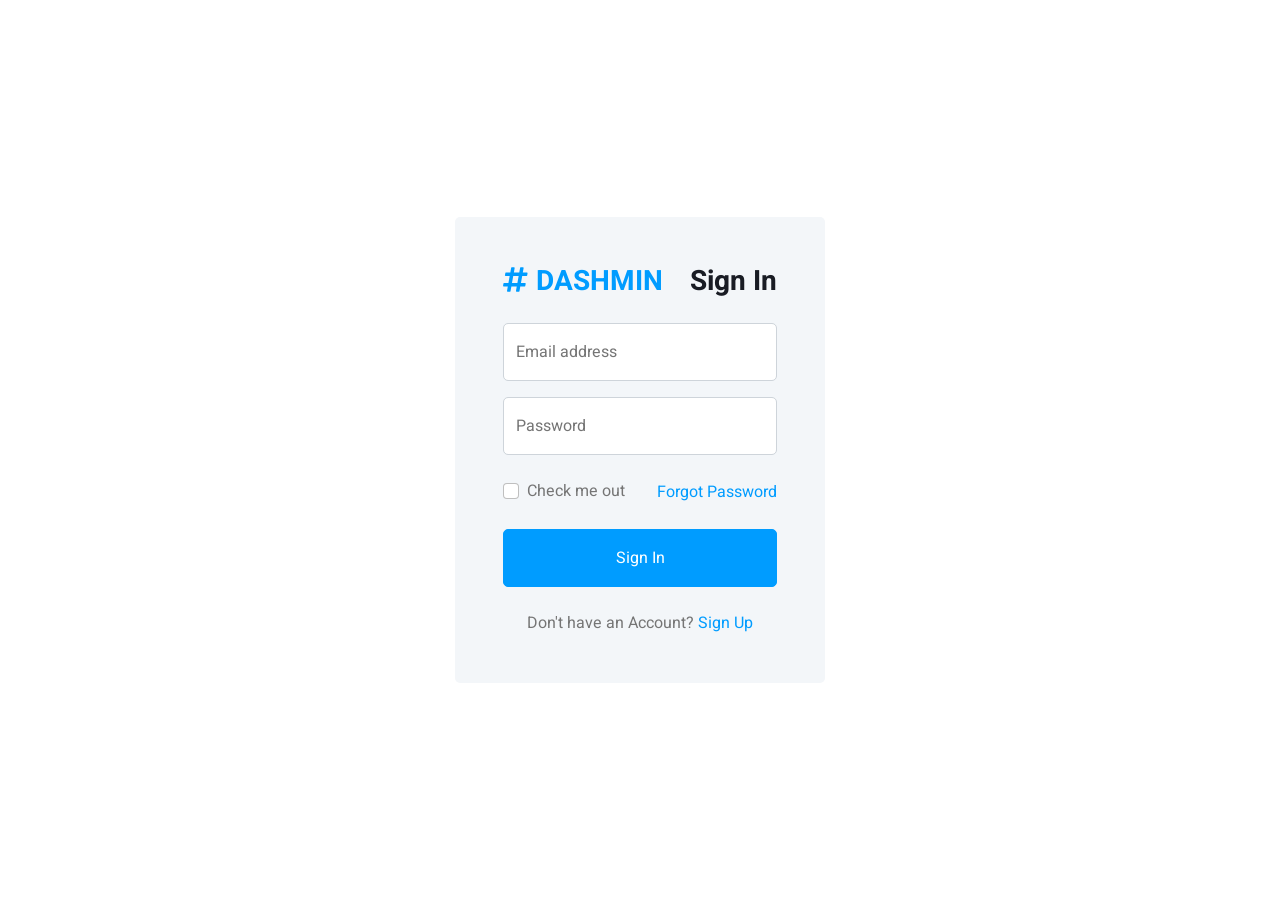
<file: Resources/bootstrap-admin-template-free/signin.html>
<!DOCTYPE html>
<html lang="en">

<head>
    <meta charset="utf-8">
    <title>DASHMIN - Bootstrap Admin Template</title>
    <meta content="width=device-width, initial-scale=1.0" name="viewport">
    <meta content="" name="keywords">
    <meta content="" name="description">

    <!-- Favicon -->
    <link href="img/favicon.ico" rel="icon">

    <!-- Google Web Fonts -->
    <link rel="preconnect" href="https://fonts.googleapis.com">
    <link rel="preconnect" href="https://fonts.gstatic.com" crossorigin>
    <link href="https://fonts.googleapis.com/css2?family=Heebo:wght@400;500;600;700&display=swap" rel="stylesheet">
    
    <!-- Icon Font Stylesheet -->
    <link href="https://cdnjs.cloudflare.com/ajax/libs/font-awesome/5.10.0/css/all.min.css" rel="stylesheet">
    <link href="https://cdn.jsdelivr.net/npm/bootstrap-icons@1.4.1/font/bootstrap-icons.css" rel="stylesheet">

    <!-- Libraries Stylesheet -->
    <link href="lib/owlcarousel/assets/owl.carousel.min.css" rel="stylesheet">
    <link href="lib/tempusdominus/css/tempusdominus-bootstrap-4.min.css" rel="stylesheet" />

    <!-- Customized Bootstrap Stylesheet -->
    <link href="css/bootstrap.min.css" rel="stylesheet">

    <!-- Template Stylesheet -->
    <link href="css/style.css" rel="stylesheet">
</head>

<body>
    <div class="container-fluid position-relative bg-white d-flex p-0">
        <!-- Spinner Start -->
        <div id="spinner" class="show bg-white position-fixed translate-middle w-100 vh-100 top-50 start-50 d-flex align-items-center justify-content-center">
            <div class="spinner-border text-primary" style="width: 3rem; height: 3rem;" role="status">
                <span class="sr-only">Loading...</span>
            </div>
        </div>
        <!-- Spinner End -->


        <!-- Sign In Start -->
        <div class="container-fluid">
            <div class="row h-100 align-items-center justify-content-center" style="min-height: 100vh;">
                <div class="col-12 col-sm-8 col-md-6 col-lg-5 col-xl-4">
                    <div class="bg-light rounded p-4 p-sm-5 my-4 mx-3">
                        <div class="d-flex align-items-center justify-content-between mb-3">
                            <a href="index.html" class="">
                                <h3 class="text-primary"><i class="fa fa-hashtag me-2"></i>DASHMIN</h3>
                            </a>
                            <h3>Sign In</h3>
                        </div>
                        <div class="form-floating mb-3">
                            <input type="email" class="form-control" id="floatingInput" placeholder="name@example.com">
                            <label for="floatingInput">Email address</label>
                        </div>
                        <div class="form-floating mb-4">
                            <input type="password" class="form-control" id="floatingPassword" placeholder="Password">
                            <label for="floatingPassword">Password</label>
                        </div>
                        <div class="d-flex align-items-center justify-content-between mb-4">
                            <div class="form-check">
                                <input type="checkbox" class="form-check-input" id="exampleCheck1">
                                <label class="form-check-label" for="exampleCheck1">Check me out</label>
                            </div>
                            <a href="">Forgot Password</a>
                        </div>
                        <button type="submit" class="btn btn-primary py-3 w-100 mb-4">Sign In</button>
                        <p class="text-center mb-0">Don't have an Account? <a href="">Sign Up</a></p>
                    </div>
                </div>
            </div>
        </div>
        <!-- Sign In End -->
    </div>

    <!-- JavaScript Libraries -->
    <script src="https://code.jquery.com/jquery-3.4.1.min.js"></script>
    <script src="https://cdn.jsdelivr.net/npm/bootstrap@5.0.0/dist/js/bootstrap.bundle.min.js"></script>
    <script src="lib/chart/chart.min.js"></script>
    <script src="lib/easing/easing.min.js"></script>
    <script src="lib/waypoints/waypoints.min.js"></script>
    <script src="lib/owlcarousel/owl.carousel.min.js"></script>
    <script src="lib/tempusdominus/js/moment.min.js"></script>
    <script src="lib/tempusdominus/js/moment-timezone.min.js"></script>
    <script src="lib/tempusdominus/js/tempusdominus-bootstrap-4.min.js"></script>

    <!-- Template Javascript -->
    <script src="js/main.js"></script>
</body>

</html>
</file>
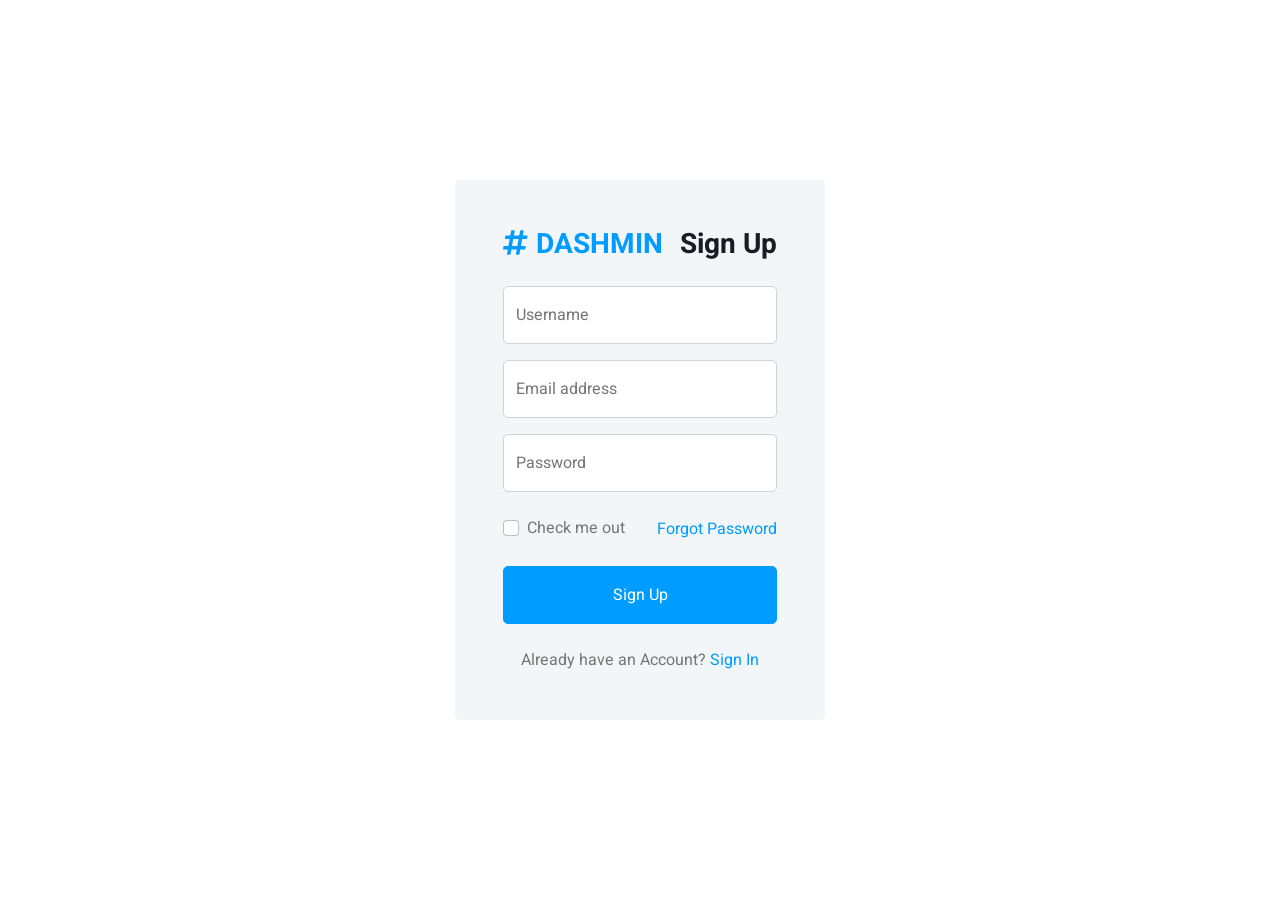
<file: Resources/bootstrap-admin-template-free/signup.html>
<!DOCTYPE html>
<html lang="en">

<head>
    <meta charset="utf-8">
    <title>DASHMIN - Bootstrap Admin Template</title>
    <meta content="width=device-width, initial-scale=1.0" name="viewport">
    <meta content="" name="keywords">
    <meta content="" name="description">

    <!-- Favicon -->
    <link href="img/favicon.ico" rel="icon">

    <!-- Google Web Fonts -->
    <link rel="preconnect" href="https://fonts.googleapis.com">
    <link rel="preconnect" href="https://fonts.gstatic.com" crossorigin>
    <link href="https://fonts.googleapis.com/css2?family=Heebo:wght@400;500;600;700&display=swap" rel="stylesheet">
    
    <!-- Icon Font Stylesheet -->
    <link href="https://cdnjs.cloudflare.com/ajax/libs/font-awesome/5.10.0/css/all.min.css" rel="stylesheet">
    <link href="https://cdn.jsdelivr.net/npm/bootstrap-icons@1.4.1/font/bootstrap-icons.css" rel="stylesheet">

    <!-- Libraries Stylesheet -->
    <link href="lib/owlcarousel/assets/owl.carousel.min.css" rel="stylesheet">
    <link href="lib/tempusdominus/css/tempusdominus-bootstrap-4.min.css" rel="stylesheet" />

    <!-- Customized Bootstrap Stylesheet -->
    <link href="css/bootstrap.min.css" rel="stylesheet">

    <!-- Template Stylesheet -->
    <link href="css/style.css" rel="stylesheet">
</head>

<body>
    <div class="container-fluid position-relative bg-white d-flex p-0">
        <!-- Spinner Start -->
        <div id="spinner" class="show bg-white position-fixed translate-middle w-100 vh-100 top-50 start-50 d-flex align-items-center justify-content-center">
            <div class="spinner-border text-primary" style="width: 3rem; height: 3rem;" role="status">
                <span class="sr-only">Loading...</span>
            </div>
        </div>
        <!-- Spinner End -->


        <!-- Sign Up Start -->
        <div class="container-fluid">
            <div class="row h-100 align-items-center justify-content-center" style="min-height: 100vh;">
                <div class="col-12 col-sm-8 col-md-6 col-lg-5 col-xl-4">
                    <div class="bg-light rounded p-4 p-sm-5 my-4 mx-3">
                        <div class="d-flex align-items-center justify-content-between mb-3">
                            <a href="index.html" class="">
                                <h3 class="text-primary"><i class="fa fa-hashtag me-2"></i>DASHMIN</h3>
                            </a>
                            <h3>Sign Up</h3>
                        </div>
                        <div class="form-floating mb-3">
                            <input type="text" class="form-control" id="floatingText" placeholder="jhondoe">
                            <label for="floatingText">Username</label>
                        </div>
                        <div class="form-floating mb-3">
                            <input type="email" class="form-control" id="floatingInput" placeholder="name@example.com">
                            <label for="floatingInput">Email address</label>
                        </div>
                        <div class="form-floating mb-4">
                            <input type="password" class="form-control" id="floatingPassword" placeholder="Password">
                            <label for="floatingPassword">Password</label>
                        </div>
                        <div class="d-flex align-items-center justify-content-between mb-4">
                            <div class="form-check">
                                <input type="checkbox" class="form-check-input" id="exampleCheck1">
                                <label class="form-check-label" for="exampleCheck1">Check me out</label>
                            </div>
                            <a href="">Forgot Password</a>
                        </div>
                        <button type="submit" class="btn btn-primary py-3 w-100 mb-4">Sign Up</button>
                        <p class="text-center mb-0">Already have an Account? <a href="">Sign In</a></p>
                    </div>
                </div>
            </div>
        </div>
        <!-- Sign Up End -->
    </div>

    <!-- JavaScript Libraries -->
    <script src="https://code.jquery.com/jquery-3.4.1.min.js"></script>
    <script src="https://cdn.jsdelivr.net/npm/bootstrap@5.0.0/dist/js/bootstrap.bundle.min.js"></script>
    <script src="lib/chart/chart.min.js"></script>
    <script src="lib/easing/easing.min.js"></script>
    <script src="lib/waypoints/waypoints.min.js"></script>
    <script src="lib/owlcarousel/owl.carousel.min.js"></script>
    <script src="lib/tempusdominus/js/moment.min.js"></script>
    <script src="lib/tempusdominus/js/moment-timezone.min.js"></script>
    <script src="lib/tempusdominus/js/tempusdominus-bootstrap-4.min.js"></script>

    <!-- Template Javascript -->
    <script src="js/main.js"></script>
</body>

</html>
</file>
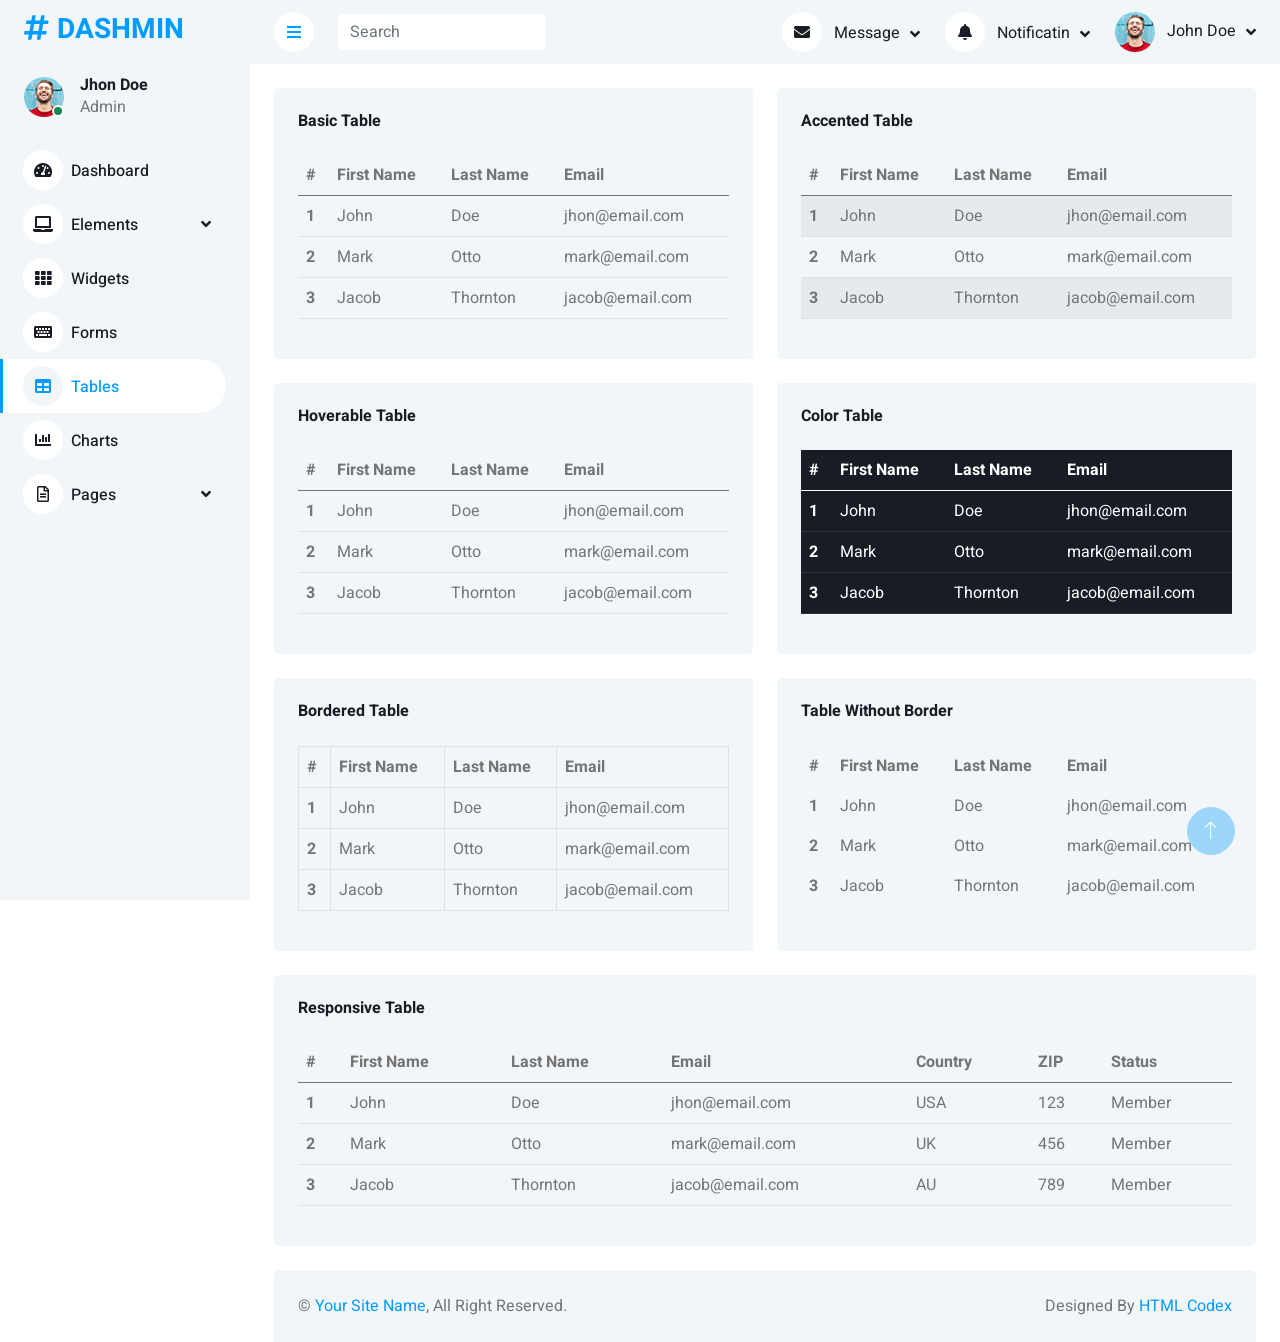
<file: Resources/bootstrap-admin-template-free/table.html>
<!DOCTYPE html>
<html lang="en">

<head>
    <meta charset="utf-8">
    <title>DASHMIN - Bootstrap Admin Template</title>
    <meta content="width=device-width, initial-scale=1.0" name="viewport">
    <meta content="" name="keywords">
    <meta content="" name="description">

    <!-- Favicon -->
    <link href="img/favicon.ico" rel="icon">

    <!-- Google Web Fonts -->
    <link rel="preconnect" href="https://fonts.googleapis.com">
    <link rel="preconnect" href="https://fonts.gstatic.com" crossorigin>
    <link href="https://fonts.googleapis.com/css2?family=Heebo:wght@400;500;600;700&display=swap" rel="stylesheet">
    
    <!-- Icon Font Stylesheet -->
    <link href="https://cdnjs.cloudflare.com/ajax/libs/font-awesome/5.10.0/css/all.min.css" rel="stylesheet">
    <link href="https://cdn.jsdelivr.net/npm/bootstrap-icons@1.4.1/font/bootstrap-icons.css" rel="stylesheet">

    <!-- Libraries Stylesheet -->
    <link href="lib/owlcarousel/assets/owl.carousel.min.css" rel="stylesheet">
    <link href="lib/tempusdominus/css/tempusdominus-bootstrap-4.min.css" rel="stylesheet" />

    <!-- Customized Bootstrap Stylesheet -->
    <link href="css/bootstrap.min.css" rel="stylesheet">

    <!-- Template Stylesheet -->
    <link href="css/style.css" rel="stylesheet">
</head>

<body>
    <div class="container-fluid position-relative bg-white d-flex p-0">
        <!-- Spinner Start -->
        <div id="spinner" class="show bg-white position-fixed translate-middle w-100 vh-100 top-50 start-50 d-flex align-items-center justify-content-center">
            <div class="spinner-border text-primary" style="width: 3rem; height: 3rem;" role="status">
                <span class="sr-only">Loading...</span>
            </div>
        </div>
        <!-- Spinner End -->


        <!-- Sidebar Start -->
        <div class="sidebar pe-4 pb-3">
            <nav class="navbar bg-light navbar-light">
                <a href="index.html" class="navbar-brand mx-4 mb-3">
                    <h3 class="text-primary"><i class="fa fa-hashtag me-2"></i>DASHMIN</h3>
                </a>
                <div class="d-flex align-items-center ms-4 mb-4">
                    <div class="position-relative">
                        <img class="rounded-circle" src="img/user.jpg" alt="" style="width: 40px; height: 40px;">
                        <div class="bg-success rounded-circle border border-2 border-white position-absolute end-0 bottom-0 p-1"></div>
                    </div>
                    <div class="ms-3">
                        <h6 class="mb-0">Jhon Doe</h6>
                        <span>Admin</span>
                    </div>
                </div>
                <div class="navbar-nav w-100">
                    <a href="index.html" class="nav-item nav-link"><i class="fa fa-tachometer-alt me-2"></i>Dashboard</a>
                    <div class="nav-item dropdown">
                        <a href="#" class="nav-link dropdown-toggle" data-bs-toggle="dropdown"><i class="fa fa-laptop me-2"></i>Elements</a>
                        <div class="dropdown-menu bg-transparent border-0">
                            <a href="button.html" class="dropdown-item">Buttons</a>
                            <a href="typography.html" class="dropdown-item">Typography</a>
                            <a href="element.html" class="dropdown-item">Other Elements</a>
                        </div>
                    </div>
                    <a href="widget.html" class="nav-item nav-link"><i class="fa fa-th me-2"></i>Widgets</a>
                    <a href="form.html" class="nav-item nav-link"><i class="fa fa-keyboard me-2"></i>Forms</a>
                    <a href="table.html" class="nav-item nav-link active"><i class="fa fa-table me-2"></i>Tables</a>
                    <a href="chart.html" class="nav-item nav-link"><i class="fa fa-chart-bar me-2"></i>Charts</a>
                    <div class="nav-item dropdown">
                        <a href="#" class="nav-link dropdown-toggle" data-bs-toggle="dropdown"><i class="far fa-file-alt me-2"></i>Pages</a>
                        <div class="dropdown-menu bg-transparent border-0">
                            <a href="signin.html" class="dropdown-item">Sign In</a>
                            <a href="signup.html" class="dropdown-item">Sign Up</a>
                            <a href="404.html" class="dropdown-item">404 Error</a>
                            <a href="blank.html" class="dropdown-item">Blank Page</a>
                        </div>
                    </div>
                </div>
            </nav>
        </div>
        <!-- Sidebar End -->


        <!-- Content Start -->
        <div class="content">
            <!-- Navbar Start -->
            <nav class="navbar navbar-expand bg-light navbar-light sticky-top px-4 py-0">
                <a href="index.html" class="navbar-brand d-flex d-lg-none me-4">
                    <h2 class="text-primary mb-0"><i class="fa fa-hashtag"></i></h2>
                </a>
                <a href="#" class="sidebar-toggler flex-shrink-0">
                    <i class="fa fa-bars"></i>
                </a>
                <form class="d-none d-md-flex ms-4">
                    <input class="form-control border-0" type="search" placeholder="Search">
                </form>
                <div class="navbar-nav align-items-center ms-auto">
                    <div class="nav-item dropdown">
                        <a href="#" class="nav-link dropdown-toggle" data-bs-toggle="dropdown">
                            <i class="fa fa-envelope me-lg-2"></i>
                            <span class="d-none d-lg-inline-flex">Message</span>
                        </a>
                        <div class="dropdown-menu dropdown-menu-end bg-light border-0 rounded-0 rounded-bottom m-0">
                            <a href="#" class="dropdown-item">
                                <div class="d-flex align-items-center">
                                    <img class="rounded-circle" src="img/user.jpg" alt="" style="width: 40px; height: 40px;">
                                    <div class="ms-2">
                                        <h6 class="fw-normal mb-0">Jhon send you a message</h6>
                                        <small>15 minutes ago</small>
                                    </div>
                                </div>
                            </a>
                            <hr class="dropdown-divider">
                            <a href="#" class="dropdown-item">
                                <div class="d-flex align-items-center">
                                    <img class="rounded-circle" src="img/user.jpg" alt="" style="width: 40px; height: 40px;">
                                    <div class="ms-2">
                                        <h6 class="fw-normal mb-0">Jhon send you a message</h6>
                                        <small>15 minutes ago</small>
                                    </div>
                                </div>
                            </a>
                            <hr class="dropdown-divider">
                            <a href="#" class="dropdown-item">
                                <div class="d-flex align-items-center">
                                    <img class="rounded-circle" src="img/user.jpg" alt="" style="width: 40px; height: 40px;">
                                    <div class="ms-2">
                                        <h6 class="fw-normal mb-0">Jhon send you a message</h6>
                                        <small>15 minutes ago</small>
                                    </div>
                                </div>
                            </a>
                            <hr class="dropdown-divider">
                            <a href="#" class="dropdown-item text-center">See all message</a>
                        </div>
                    </div>
                    <div class="nav-item dropdown">
                        <a href="#" class="nav-link dropdown-toggle" data-bs-toggle="dropdown">
                            <i class="fa fa-bell me-lg-2"></i>
                            <span class="d-none d-lg-inline-flex">Notificatin</span>
                        </a>
                        <div class="dropdown-menu dropdown-menu-end bg-light border-0 rounded-0 rounded-bottom m-0">
                            <a href="#" class="dropdown-item">
                                <h6 class="fw-normal mb-0">Profile updated</h6>
                                <small>15 minutes ago</small>
                            </a>
                            <hr class="dropdown-divider">
                            <a href="#" class="dropdown-item">
                                <h6 class="fw-normal mb-0">New user added</h6>
                                <small>15 minutes ago</small>
                            </a>
                            <hr class="dropdown-divider">
                            <a href="#" class="dropdown-item">
                                <h6 class="fw-normal mb-0">Password changed</h6>
                                <small>15 minutes ago</small>
                            </a>
                            <hr class="dropdown-divider">
                            <a href="#" class="dropdown-item text-center">See all notifications</a>
                        </div>
                    </div>
                    <div class="nav-item dropdown">
                        <a href="#" class="nav-link dropdown-toggle" data-bs-toggle="dropdown">
                            <img class="rounded-circle me-lg-2" src="img/user.jpg" alt="" style="width: 40px; height: 40px;">
                            <span class="d-none d-lg-inline-flex">John Doe</span>
                        </a>
                        <div class="dropdown-menu dropdown-menu-end bg-light border-0 rounded-0 rounded-bottom m-0">
                            <a href="#" class="dropdown-item">My Profile</a>
                            <a href="#" class="dropdown-item">Settings</a>
                            <a href="#" class="dropdown-item">Log Out</a>
                        </div>
                    </div>
                </div>
            </nav>
            <!-- Navbar End -->


            <!-- Table Start -->
            <div class="container-fluid pt-4 px-4">
                <div class="row g-4">
                    <div class="col-sm-12 col-xl-6">
                        <div class="bg-light rounded h-100 p-4">
                            <h6 class="mb-4">Basic Table</h6>
                            <table class="table">
                                <thead>
                                    <tr>
                                        <th scope="col">#</th>
                                        <th scope="col">First Name</th>
                                        <th scope="col">Last Name</th>
                                        <th scope="col">Email</th>
                                    </tr>
                                </thead>
                                <tbody>
                                    <tr>
                                        <th scope="row">1</th>
                                        <td>John</td>
                                        <td>Doe</td>
                                        <td>jhon@email.com</td>
                                    </tr>
                                    <tr>
                                        <th scope="row">2</th>
                                        <td>Mark</td>
                                        <td>Otto</td>
                                        <td>mark@email.com</td>
                                    </tr>
                                    <tr>
                                        <th scope="row">3</th>
                                        <td>Jacob</td>
                                        <td>Thornton</td>
                                        <td>jacob@email.com</td>
                                    </tr>
                                </tbody>
                            </table>
                        </div>
                    </div>
                    <div class="col-sm-12 col-xl-6">
                        <div class="bg-light rounded h-100 p-4">
                            <h6 class="mb-4">Accented Table</h6>
                            <table class="table table-striped">
                                <thead>
                                    <tr>
                                        <th scope="col">#</th>
                                        <th scope="col">First Name</th>
                                        <th scope="col">Last Name</th>
                                        <th scope="col">Email</th>
                                    </tr>
                                </thead>
                                <tbody>
                                    <tr>
                                        <th scope="row">1</th>
                                        <td>John</td>
                                        <td>Doe</td>
                                        <td>jhon@email.com</td>
                                    </tr>
                                    <tr>
                                        <th scope="row">2</th>
                                        <td>Mark</td>
                                        <td>Otto</td>
                                        <td>mark@email.com</td>
                                    </tr>
                                    <tr>
                                        <th scope="row">3</th>
                                        <td>Jacob</td>
                                        <td>Thornton</td>
                                        <td>jacob@email.com</td>
                                    </tr>
                                </tbody>
                            </table>
                        </div>
                    </div>
                    <div class="col-sm-12 col-xl-6">
                        <div class="bg-light rounded h-100 p-4">
                            <h6 class="mb-4">Hoverable Table</h6>
                            <table class="table table-hover">
                                <thead>
                                    <tr>
                                        <th scope="col">#</th>
                                        <th scope="col">First Name</th>
                                        <th scope="col">Last Name</th>
                                        <th scope="col">Email</th>
                                    </tr>
                                </thead>
                                <tbody>
                                    <tr>
                                        <th scope="row">1</th>
                                        <td>John</td>
                                        <td>Doe</td>
                                        <td>jhon@email.com</td>
                                    </tr>
                                    <tr>
                                        <th scope="row">2</th>
                                        <td>Mark</td>
                                        <td>Otto</td>
                                        <td>mark@email.com</td>
                                    </tr>
                                    <tr>
                                        <th scope="row">3</th>
                                        <td>Jacob</td>
                                        <td>Thornton</td>
                                        <td>jacob@email.com</td>
                                    </tr>
                                </tbody>
                            </table>
                        </div>
                    </div>
                    <div class="col-sm-12 col-xl-6">
                        <div class="bg-light rounded h-100 p-4">
                            <h6 class="mb-4">Color Table</h6>
                            <table class="table table-dark">
                                <thead>
                                    <tr>
                                        <th scope="col">#</th>
                                        <th scope="col">First Name</th>
                                        <th scope="col">Last Name</th>
                                        <th scope="col">Email</th>
                                    </tr>
                                </thead>
                                <tbody>
                                    <tr>
                                        <th scope="row">1</th>
                                        <td>John</td>
                                        <td>Doe</td>
                                        <td>jhon@email.com</td>
                                    </tr>
                                    <tr>
                                        <th scope="row">2</th>
                                        <td>Mark</td>
                                        <td>Otto</td>
                                        <td>mark@email.com</td>
                                    </tr>
                                    <tr>
                                        <th scope="row">3</th>
                                        <td>Jacob</td>
                                        <td>Thornton</td>
                                        <td>jacob@email.com</td>
                                    </tr>
                                </tbody>
                            </table>
                        </div>
                    </div>
                    <div class="col-sm-12 col-xl-6">
                        <div class="bg-light rounded h-100 p-4">
                            <h6 class="mb-4">Bordered Table</h6>
                            <table class="table table-bordered">
                                <thead>
                                    <tr>
                                        <th scope="col">#</th>
                                        <th scope="col">First Name</th>
                                        <th scope="col">Last Name</th>
                                        <th scope="col">Email</th>
                                    </tr>
                                </thead>
                                <tbody>
                                    <tr>
                                        <th scope="row">1</th>
                                        <td>John</td>
                                        <td>Doe</td>
                                        <td>jhon@email.com</td>
                                    </tr>
                                    <tr>
                                        <th scope="row">2</th>
                                        <td>Mark</td>
                                        <td>Otto</td>
                                        <td>mark@email.com</td>
                                    </tr>
                                    <tr>
                                        <th scope="row">3</th>
                                        <td>Jacob</td>
                                        <td>Thornton</td>
                                        <td>jacob@email.com</td>
                                    </tr>
                                </tbody>
                            </table>
                        </div>
                    </div>
                    <div class="col-sm-12 col-xl-6">
                        <div class="bg-light rounded h-100 p-4">
                            <h6 class="mb-4">Table Without Border</h6>
                            <table class="table table-borderless">
                                <thead>
                                    <tr>
                                        <th scope="col">#</th>
                                        <th scope="col">First Name</th>
                                        <th scope="col">Last Name</th>
                                        <th scope="col">Email</th>
                                    </tr>
                                </thead>
                                <tbody>
                                    <tr>
                                        <th scope="row">1</th>
                                        <td>John</td>
                                        <td>Doe</td>
                                        <td>jhon@email.com</td>
                                    </tr>
                                    <tr>
                                        <th scope="row">2</th>
                                        <td>Mark</td>
                                        <td>Otto</td>
                                        <td>mark@email.com</td>
                                    </tr>
                                    <tr>
                                        <th scope="row">3</th>
                                        <td>Jacob</td>
                                        <td>Thornton</td>
                                        <td>jacob@email.com</td>
                                    </tr>
                                </tbody>
                            </table>
                        </div>
                    </div>
                    <div class="col-12">
                        <div class="bg-light rounded h-100 p-4">
                            <h6 class="mb-4">Responsive Table</h6>
                            <div class="table-responsive">
                                <table class="table">
                                    <thead>
                                        <tr>
                                            <th scope="col">#</th>
                                            <th scope="col">First Name</th>
                                            <th scope="col">Last Name</th>
                                            <th scope="col">Email</th>
                                            <th scope="col">Country</th>
                                            <th scope="col">ZIP</th>
                                            <th scope="col">Status</th>
                                        </tr>
                                    </thead>
                                    <tbody>
                                        <tr>
                                            <th scope="row">1</th>
                                            <td>John</td>
                                            <td>Doe</td>
                                            <td>jhon@email.com</td>
                                            <td>USA</td>
                                            <td>123</td>
                                            <td>Member</td>
                                        </tr>
                                        <tr>
                                            <th scope="row">2</th>
                                            <td>Mark</td>
                                            <td>Otto</td>
                                            <td>mark@email.com</td>
                                            <td>UK</td>
                                            <td>456</td>
                                            <td>Member</td>
                                        </tr>
                                        <tr>
                                            <th scope="row">3</th>
                                            <td>Jacob</td>
                                            <td>Thornton</td>
                                            <td>jacob@email.com</td>
                                            <td>AU</td>
                                            <td>789</td>
                                            <td>Member</td>
                                        </tr>
                                    </tbody>
                                </table>
                            </div>
                        </div>
                    </div>
                </div>
            </div>
            <!-- Table End -->


            <!-- Footer Start -->
            <div class="container-fluid pt-4 px-4">
                <div class="bg-light rounded-top p-4">
                    <div class="row">
                        <div class="col-12 col-sm-6 text-center text-sm-start">
                            &copy; <a href="#">Your Site Name</a>, All Right Reserved. 
                        </div>
                        <div class="col-12 col-sm-6 text-center text-sm-end">
                            <!--/*** This template is free as long as you keep the footer author’s credit link/attribution link/backlink. If you'd like to use the template without the footer author’s credit link/attribution link/backlink, you can purchase the Credit Removal License from "https://htmlcodex.com/credit-removal". Thank you for your support. ***/-->
                            Designed By <a href="https://htmlcodex.com">HTML Codex</a>
                        </div>
                    </div>
                </div>
            </div>
            <!-- Footer End -->
        </div>
        <!-- Content End -->


        <!-- Back to Top -->
        <a href="#" class="btn btn-lg btn-primary btn-lg-square back-to-top"><i class="bi bi-arrow-up"></i></a>
    </div>

    <!-- JavaScript Libraries -->
    <script src="https://code.jquery.com/jquery-3.4.1.min.js"></script>
    <script src="https://cdn.jsdelivr.net/npm/bootstrap@5.0.0/dist/js/bootstrap.bundle.min.js"></script>
    <script src="lib/chart/chart.min.js"></script>
    <script src="lib/easing/easing.min.js"></script>
    <script src="lib/waypoints/waypoints.min.js"></script>
    <script src="lib/owlcarousel/owl.carousel.min.js"></script>
    <script src="lib/tempusdominus/js/moment.min.js"></script>
    <script src="lib/tempusdominus/js/moment-timezone.min.js"></script>
    <script src="lib/tempusdominus/js/tempusdominus-bootstrap-4.min.js"></script>

    <!-- Template Javascript -->
    <script src="js/main.js"></script>
</body>

</html>
</file>
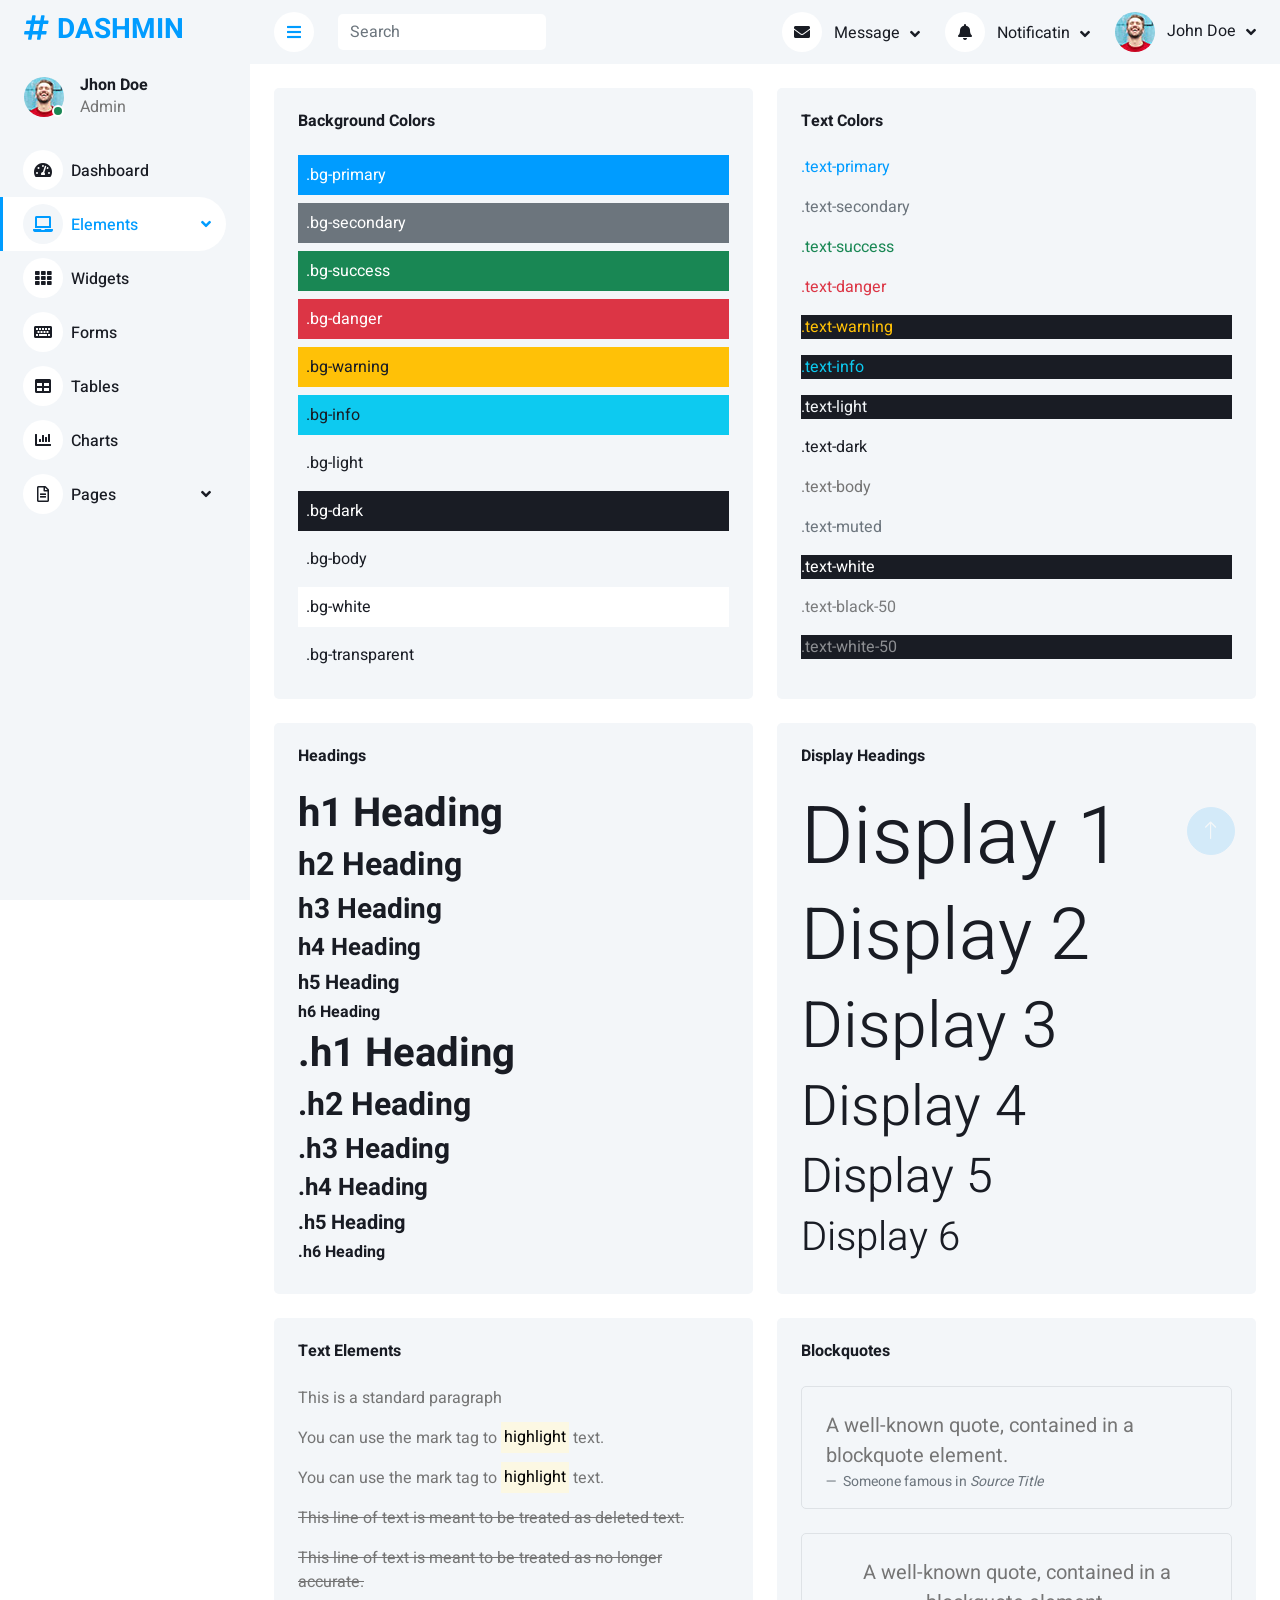
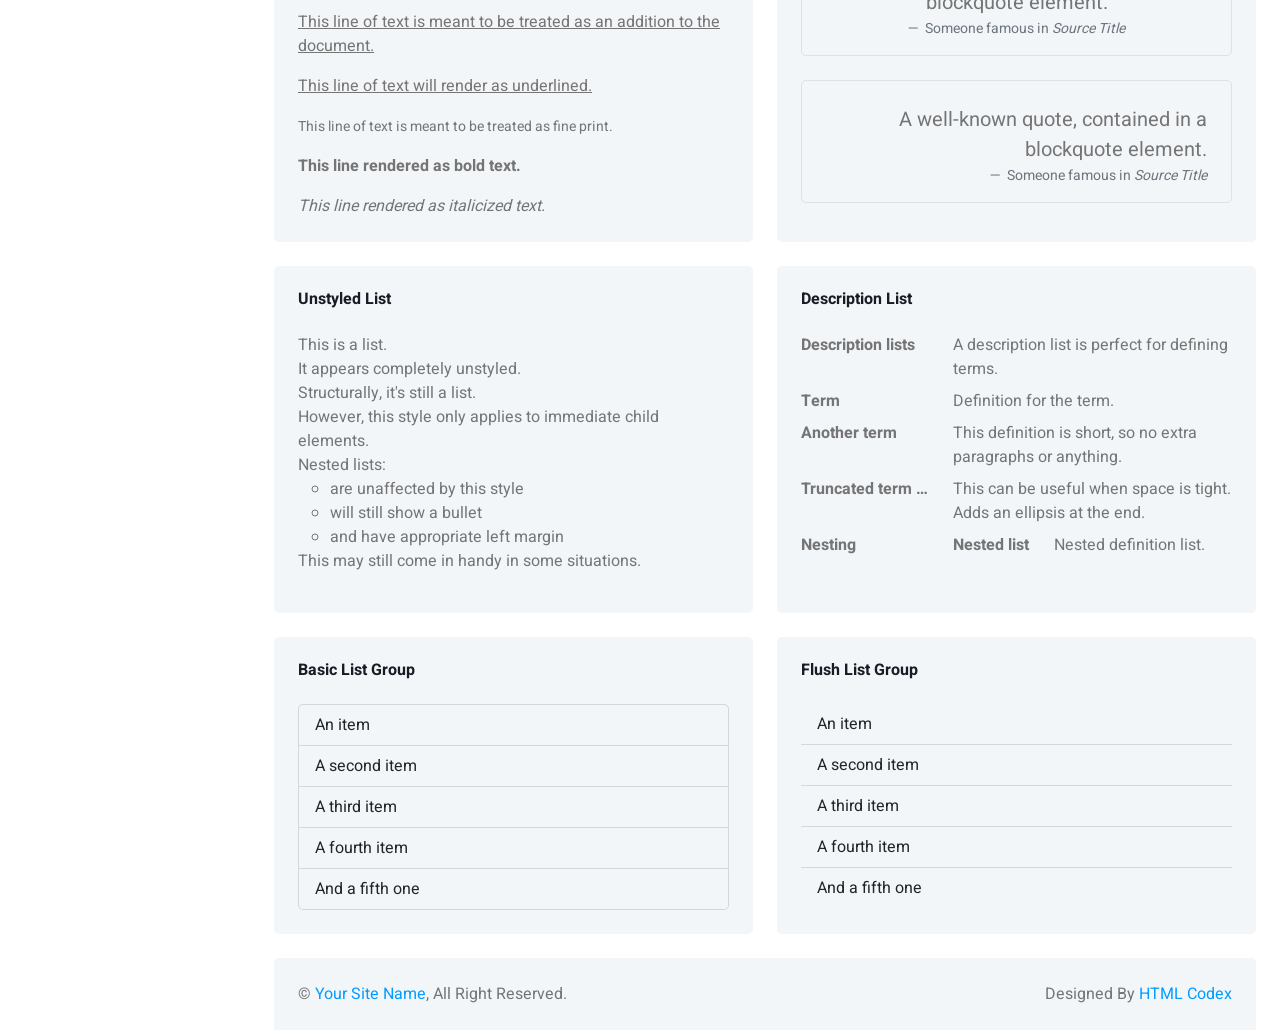
<file: Resources/bootstrap-admin-template-free/typography.html>
<!DOCTYPE html>
<html lang="en">

<head>
    <meta charset="utf-8">
    <title>DASHMIN - Bootstrap Admin Template</title>
    <meta content="width=device-width, initial-scale=1.0" name="viewport">
    <meta content="" name="keywords">
    <meta content="" name="description">

    <!-- Favicon -->
    <link href="img/favicon.ico" rel="icon">

    <!-- Google Web Fonts -->
    <link rel="preconnect" href="https://fonts.googleapis.com">
    <link rel="preconnect" href="https://fonts.gstatic.com" crossorigin>
    <link href="https://fonts.googleapis.com/css2?family=Heebo:wght@400;500;600;700&display=swap" rel="stylesheet">
    
    <!-- Icon Font Stylesheet -->
    <link href="https://cdnjs.cloudflare.com/ajax/libs/font-awesome/5.10.0/css/all.min.css" rel="stylesheet">
    <link href="https://cdn.jsdelivr.net/npm/bootstrap-icons@1.4.1/font/bootstrap-icons.css" rel="stylesheet">

    <!-- Libraries Stylesheet -->
    <link href="lib/owlcarousel/assets/owl.carousel.min.css" rel="stylesheet">
    <link href="lib/tempusdominus/css/tempusdominus-bootstrap-4.min.css" rel="stylesheet" />

    <!-- Customized Bootstrap Stylesheet -->
    <link href="css/bootstrap.min.css" rel="stylesheet">

    <!-- Template Stylesheet -->
    <link href="css/style.css" rel="stylesheet">
</head>

<body>
    <div class="container-fluid position-relative bg-white d-flex p-0">
        <!-- Spinner Start -->
        <div id="spinner" class="show bg-white position-fixed translate-middle w-100 vh-100 top-50 start-50 d-flex align-items-center justify-content-center">
            <div class="spinner-border text-primary" style="width: 3rem; height: 3rem;" role="status">
                <span class="sr-only">Loading...</span>
            </div>
        </div>
        <!-- Spinner End -->


        <!-- Sidebar Start -->
        <div class="sidebar pe-4 pb-3">
            <nav class="navbar bg-light navbar-light">
                <a href="index.html" class="navbar-brand mx-4 mb-3">
                    <h3 class="text-primary"><i class="fa fa-hashtag me-2"></i>DASHMIN</h3>
                </a>
                <div class="d-flex align-items-center ms-4 mb-4">
                    <div class="position-relative">
                        <img class="rounded-circle" src="img/user.jpg" alt="" style="width: 40px; height: 40px;">
                        <div class="bg-success rounded-circle border border-2 border-white position-absolute end-0 bottom-0 p-1"></div>
                    </div>
                    <div class="ms-3">
                        <h6 class="mb-0">Jhon Doe</h6>
                        <span>Admin</span>
                    </div>
                </div>
                <div class="navbar-nav w-100">
                    <a href="index.html" class="nav-item nav-link"><i class="fa fa-tachometer-alt me-2"></i>Dashboard</a>
                    <div class="nav-item dropdown">
                        <a href="#" class="nav-link dropdown-toggle active" data-bs-toggle="dropdown"><i class="fa fa-laptop me-2"></i>Elements</a>
                        <div class="dropdown-menu bg-transparent border-0">
                            <a href="button.html" class="dropdown-item">Buttons</a>
                            <a href="typography.html" class="dropdown-item active">Typography</a>
                            <a href="element.html" class="dropdown-item">Other Elements</a>
                        </div>
                    </div>
                    <a href="widget.html" class="nav-item nav-link"><i class="fa fa-th me-2"></i>Widgets</a>
                    <a href="form.html" class="nav-item nav-link"><i class="fa fa-keyboard me-2"></i>Forms</a>
                    <a href="table.html" class="nav-item nav-link"><i class="fa fa-table me-2"></i>Tables</a>
                    <a href="chart.html" class="nav-item nav-link"><i class="fa fa-chart-bar me-2"></i>Charts</a>
                    <div class="nav-item dropdown">
                        <a href="#" class="nav-link dropdown-toggle" data-bs-toggle="dropdown"><i class="far fa-file-alt me-2"></i>Pages</a>
                        <div class="dropdown-menu bg-transparent border-0">
                            <a href="signin.html" class="dropdown-item">Sign In</a>
                            <a href="signup.html" class="dropdown-item">Sign Up</a>
                            <a href="404.html" class="dropdown-item">404 Error</a>
                            <a href="blank.html" class="dropdown-item">Blank Page</a>
                        </div>
                    </div>
                </div>
            </nav>
        </div>
        <!-- Sidebar End -->


        <!-- Content Start -->
        <div class="content">
            <!-- Navbar Start -->
            <nav class="navbar navbar-expand bg-light navbar-light sticky-top px-4 py-0">
                <a href="index.html" class="navbar-brand d-flex d-lg-none me-4">
                    <h2 class="text-primary mb-0"><i class="fa fa-hashtag"></i></h2>
                </a>
                <a href="#" class="sidebar-toggler flex-shrink-0">
                    <i class="fa fa-bars"></i>
                </a>
                <form class="d-none d-md-flex ms-4">
                    <input class="form-control border-0" type="search" placeholder="Search">
                </form>
                <div class="navbar-nav align-items-center ms-auto">
                    <div class="nav-item dropdown">
                        <a href="#" class="nav-link dropdown-toggle" data-bs-toggle="dropdown">
                            <i class="fa fa-envelope me-lg-2"></i>
                            <span class="d-none d-lg-inline-flex">Message</span>
                        </a>
                        <div class="dropdown-menu dropdown-menu-end bg-light border-0 rounded-0 rounded-bottom m-0">
                            <a href="#" class="dropdown-item">
                                <div class="d-flex align-items-center">
                                    <img class="rounded-circle" src="img/user.jpg" alt="" style="width: 40px; height: 40px;">
                                    <div class="ms-2">
                                        <h6 class="fw-normal mb-0">Jhon send you a message</h6>
                                        <small>15 minutes ago</small>
                                    </div>
                                </div>
                            </a>
                            <hr class="dropdown-divider">
                            <a href="#" class="dropdown-item">
                                <div class="d-flex align-items-center">
                                    <img class="rounded-circle" src="img/user.jpg" alt="" style="width: 40px; height: 40px;">
                                    <div class="ms-2">
                                        <h6 class="fw-normal mb-0">Jhon send you a message</h6>
                                        <small>15 minutes ago</small>
                                    </div>
                                </div>
                            </a>
                            <hr class="dropdown-divider">
                            <a href="#" class="dropdown-item">
                                <div class="d-flex align-items-center">
                                    <img class="rounded-circle" src="img/user.jpg" alt="" style="width: 40px; height: 40px;">
                                    <div class="ms-2">
                                        <h6 class="fw-normal mb-0">Jhon send you a message</h6>
                                        <small>15 minutes ago</small>
                                    </div>
                                </div>
                            </a>
                            <hr class="dropdown-divider">
                            <a href="#" class="dropdown-item text-center">See all message</a>
                        </div>
                    </div>
                    <div class="nav-item dropdown">
                        <a href="#" class="nav-link dropdown-toggle" data-bs-toggle="dropdown">
                            <i class="fa fa-bell me-lg-2"></i>
                            <span class="d-none d-lg-inline-flex">Notificatin</span>
                        </a>
                        <div class="dropdown-menu dropdown-menu-end bg-light border-0 rounded-0 rounded-bottom m-0">
                            <a href="#" class="dropdown-item">
                                <h6 class="fw-normal mb-0">Profile updated</h6>
                                <small>15 minutes ago</small>
                            </a>
                            <hr class="dropdown-divider">
                            <a href="#" class="dropdown-item">
                                <h6 class="fw-normal mb-0">New user added</h6>
                                <small>15 minutes ago</small>
                            </a>
                            <hr class="dropdown-divider">
                            <a href="#" class="dropdown-item">
                                <h6 class="fw-normal mb-0">Password changed</h6>
                                <small>15 minutes ago</small>
                            </a>
                            <hr class="dropdown-divider">
                            <a href="#" class="dropdown-item text-center">See all notifications</a>
                        </div>
                    </div>
                    <div class="nav-item dropdown">
                        <a href="#" class="nav-link dropdown-toggle" data-bs-toggle="dropdown">
                            <img class="rounded-circle me-lg-2" src="img/user.jpg" alt="" style="width: 40px; height: 40px;">
                            <span class="d-none d-lg-inline-flex">John Doe</span>
                        </a>
                        <div class="dropdown-menu dropdown-menu-end bg-light border-0 rounded-0 rounded-bottom m-0">
                            <a href="#" class="dropdown-item">My Profile</a>
                            <a href="#" class="dropdown-item">Settings</a>
                            <a href="#" class="dropdown-item">Log Out</a>
                        </div>
                    </div>
                </div>
            </nav>
            <!-- Navbar End -->


            <!-- Typography Start -->
            <div class="container-fluid pt-4 px-4">
                <div class="row g-4">
                    <div class="col-sm-12 col-xl-6">
                        <div class="bg-light rounded h-100 p-4">
                            <h6 class="mb-4">Background Colors</h6>
                            <div class="p-2 mb-2 bg-primary text-white">.bg-primary</div>
                            <div class="p-2 mb-2 bg-secondary text-white">.bg-secondary</div>
                            <div class="p-2 mb-2 bg-success text-white">.bg-success</div>
                            <div class="p-2 mb-2 bg-danger text-white">.bg-danger</div>
                            <div class="p-2 mb-2 bg-warning text-dark">.bg-warning</div>
                            <div class="p-2 mb-2 bg-info text-dark">.bg-info</div>
                            <div class="p-2 mb-2 bg-light text-dark">.bg-light</div>
                            <div class="p-2 mb-2 bg-dark text-white">.bg-dark</div>
                            <div class="p-2 mb-2 bg-body text-dark">.bg-body</div>
                            <div class="p-2 mb-2 bg-white text-dark">.bg-white</div>
                            <div class="p-2 mb-0 bg-transparent text-dark">.bg-transparent</div>
                        </div>
                    </div>
                    <div class="col-sm-12 col-xl-6">
                        <div class="bg-light rounded h-100 p-4">
                            <h6 class="mb-4">Text Colors</h6>
                            <p class="text-primary">.text-primary</p>
                            <p class="text-secondary">.text-secondary</p>
                            <p class="text-success">.text-success</p>
                            <p class="text-danger">.text-danger</p>
                            <p class="text-warning bg-dark">.text-warning</p>
                            <p class="text-info bg-dark">.text-info</p>
                            <p class="text-light bg-dark">.text-light</p>
                            <p class="text-dark">.text-dark</p>
                            <p class="text-body">.text-body</p>
                            <p class="text-muted">.text-muted</p>
                            <p class="text-white bg-dark">.text-white</p>
                            <p class="text-black-50">.text-black-50</p>
                            <p class="text-white-50 bg-dark mb-0">.text-white-50</p>
                        </div>
                    </div>
                    <div class="col-sm-12 col-xl-6">
                        <div class="bg-light rounded h-100 p-4">
                            <h6 class="mb-4">Headings</h6>
                            <h1>h1 Heading</h1>
                            <h2>h2 Heading</h2>
                            <h3>h3 Heading</h3>
                            <h4>h4 Heading</h4>
                            <h5>h5 Heading</h5>
                            <h6>h6 Heading</h6>
                            <p class="h1">.h1 Heading</p>
                            <p class="h2">.h2 Heading</p>
                            <p class="h3">.h3 Heading</p>
                            <p class="h4">.h4 Heading</p>
                            <p class="h5">.h5 Heading</p>
                            <p class="h6">.h6 Heading</p>
                        </div>
                    </div>
                    <div class="col-sm-12 col-xl-6">
                        <div class="bg-light rounded h-100 p-4">
                            <h6 class="mb-4">Display Headings</h6>
                            <h1 class="display-1">Display 1</h1>
                            <h1 class="display-2">Display 2</h1>
                            <h1 class="display-3">Display 3</h1>
                            <h1 class="display-4">Display 4</h1>
                            <h1 class="display-5">Display 5</h1>
                            <h1 class="display-6 mb-0">Display 6</h1>
                        </div>
                    </div>
                    <div class="col-sm-12 col-xl-6">
                        <div class="bg-light rounded h-100 p-4">
                            <h6 class="mb-4">Text Elements</h6>
                            <p>This is a standard paragraph</p>
                            <p>You can use the mark tag to <mark>highlight</mark> text.</p>
                            <p>You can use the mark tag to <mark>highlight</mark> text.</p>
                            <p><del>This line of text is meant to be treated as deleted text.</del></p>
                            <p><s>This line of text is meant to be treated as no longer accurate.</s></p>
                            <p><ins>This line of text is meant to be treated as an addition to the document.</ins></p>
                            <p><u>This line of text will render as underlined.</u></p>
                            <p><small>This line of text is meant to be treated as fine print.</small></p>
                            <p><strong>This line rendered as bold text.</strong></p>
                            <p class="mb-0"><em>This line rendered as italicized text.</em></p>
                        </div>
                    </div>
                    <div class="col-sm-12 col-xl-6">
                        <div class="bg-light rounded h-100 p-4">
                            <h6 class="mb-4">Blockquotes</h6>
                            <div class="border rounded p-4 pb-0 mb-4">
                                <figure>
                                    <blockquote class="blockquote">
                                        <p>A well-known quote, contained in a blockquote element.</p>
                                    </blockquote>
                                    <figcaption class="blockquote-footer">
                                        Someone famous in <cite title="Source Title">Source Title</cite>
                                    </figcaption>
                                </figure>
                            </div>
                            <div class="border rounded p-4 pb-0 mb-4">
                                <figure class="text-center">
                                    <blockquote class="blockquote">
                                        <p>A well-known quote, contained in a blockquote element.</p>
                                    </blockquote>
                                    <figcaption class="blockquote-footer">
                                        Someone famous in <cite title="Source Title">Source Title</cite>
                                    </figcaption>
                                </figure>
                            </div>
                            <div class="border rounded p-4 pb-0 mb-0">
                                <figure class="text-end">
                                    <blockquote class="blockquote">
                                        <p>A well-known quote, contained in a blockquote element.</p>
                                    </blockquote>
                                    <figcaption class="blockquote-footer">
                                        Someone famous in <cite title="Source Title">Source Title</cite>
                                    </figcaption>
                                </figure>
                            </div>
                        </div>
                    </div>
                    <div class="col-sm-12 col-xl-6">
                        <div class="bg-light rounded h-100 p-4">
                            <h6 class="mb-4">Unstyled List</h6>
                            <ul class="list-unstyled mb-0">
                                <li>This is a list.</li>
                                <li>It appears completely unstyled.</li>
                                <li>Structurally, it's still a list.</li>
                                <li>However, this style only applies to immediate child elements.</li>
                                <li>Nested lists:
                                    <ul>
                                        <li>are unaffected by this style</li>
                                        <li>will still show a bullet</li>
                                        <li>and have appropriate left margin</li>
                                    </ul>
                                </li>
                                <li>This may still come in handy in some situations.</li>
                            </ul>
                        </div>
                    </div>
                    <div class="col-sm-12 col-xl-6">
                        <div class="bg-light rounded h-100 p-4">
                            <h6 class="mb-4">Description List</h6>
                            <dl class="row mb-0">
                                <dt class="col-sm-4">Description lists</dt>
                                <dd class="col-sm-8">A description list is perfect for defining terms.</dd>

                                <dt class="col-sm-4">Term</dt>
                                <dd class="col-sm-8">Definition for the term.</dd>

                                <dt class="col-sm-4">Another term</dt>
                                <dd class="col-sm-8">This definition is short, so no extra paragraphs or anything.</dd>

                                <dt class="col-sm-4 text-truncate">Truncated term is truncated</dt>
                                <dd class="col-sm-8">This can be useful when space is tight. Adds an ellipsis at the
                                    end.</dd>

                                <dt class="col-sm-4">Nesting</dt>
                                <dd class="col-sm-8">
                                    <dl class="row">
                                        <dt class="col-sm-4">Nested list</dt>
                                        <dd class="col-sm-8">Nested definition list.</dd>
                                    </dl>
                                </dd>
                            </dl>
                        </div>
                    </div>
                    <div class="col-sm-12 col-xl-6">
                        <div class="bg-light rounded h-100 p-4">
                            <h6 class="mb-4">Basic List Group</h6>
                            <ul class="list-group">
                                <li class="list-group-item bg-transparent">An item</li>
                                <li class="list-group-item bg-transparent">A second item</li>
                                <li class="list-group-item bg-transparent">A third item</li>
                                <li class="list-group-item bg-transparent">A fourth item</li>
                                <li class="list-group-item bg-transparent">And a fifth one</li>
                            </ul>
                        </div>
                    </div>
                    <div class="col-sm-12 col-xl-6">
                        <div class="bg-light rounded h-100 p-4">
                            <h6 class="mb-4">Flush List Group</h6>
                            <ul class="list-group list-group-flush">
                                <li class="list-group-item bg-transparent">An item</li>
                                <li class="list-group-item bg-transparent">A second item</li>
                                <li class="list-group-item bg-transparent">A third item</li>
                                <li class="list-group-item bg-transparent">A fourth item</li>
                                <li class="list-group-item bg-transparent">And a fifth one</li>
                            </ul>
                        </div>
                    </div>
                </div>
            </div>
            <!-- Typography End -->


            <!-- Footer Start -->
            <div class="container-fluid pt-4 px-4">
                <div class="bg-light rounded-top p-4">
                    <div class="row">
                        <div class="col-12 col-sm-6 text-center text-sm-start">
                            &copy; <a href="#">Your Site Name</a>, All Right Reserved. 
                        </div>
                        <div class="col-12 col-sm-6 text-center text-sm-end">
                            <!--/*** This template is free as long as you keep the footer author’s credit link/attribution link/backlink. If you'd like to use the template without the footer author’s credit link/attribution link/backlink, you can purchase the Credit Removal License from "https://htmlcodex.com/credit-removal". Thank you for your support. ***/-->
                            Designed By <a href="https://htmlcodex.com">HTML Codex</a>
                        </div>
                    </div>
                </div>
            </div>
            <!-- Footer End -->
        </div>
        <!-- Content End -->


        <!-- Back to Top -->
        <a href="#" class="btn btn-lg btn-primary btn-lg-square back-to-top"><i class="bi bi-arrow-up"></i></a>
    </div>

    <!-- JavaScript Libraries -->
    <script src="https://code.jquery.com/jquery-3.4.1.min.js"></script>
    <script src="https://cdn.jsdelivr.net/npm/bootstrap@5.0.0/dist/js/bootstrap.bundle.min.js"></script>
    <script src="lib/chart/chart.min.js"></script>
    <script src="lib/easing/easing.min.js"></script>
    <script src="lib/waypoints/waypoints.min.js"></script>
    <script src="lib/owlcarousel/owl.carousel.min.js"></script>
    <script src="lib/tempusdominus/js/moment.min.js"></script>
    <script src="lib/tempusdominus/js/moment-timezone.min.js"></script>
    <script src="lib/tempusdominus/js/tempusdominus-bootstrap-4.min.js"></script>

    <!-- Template Javascript -->
    <script src="js/main.js"></script>
</body>

</html>
</file>
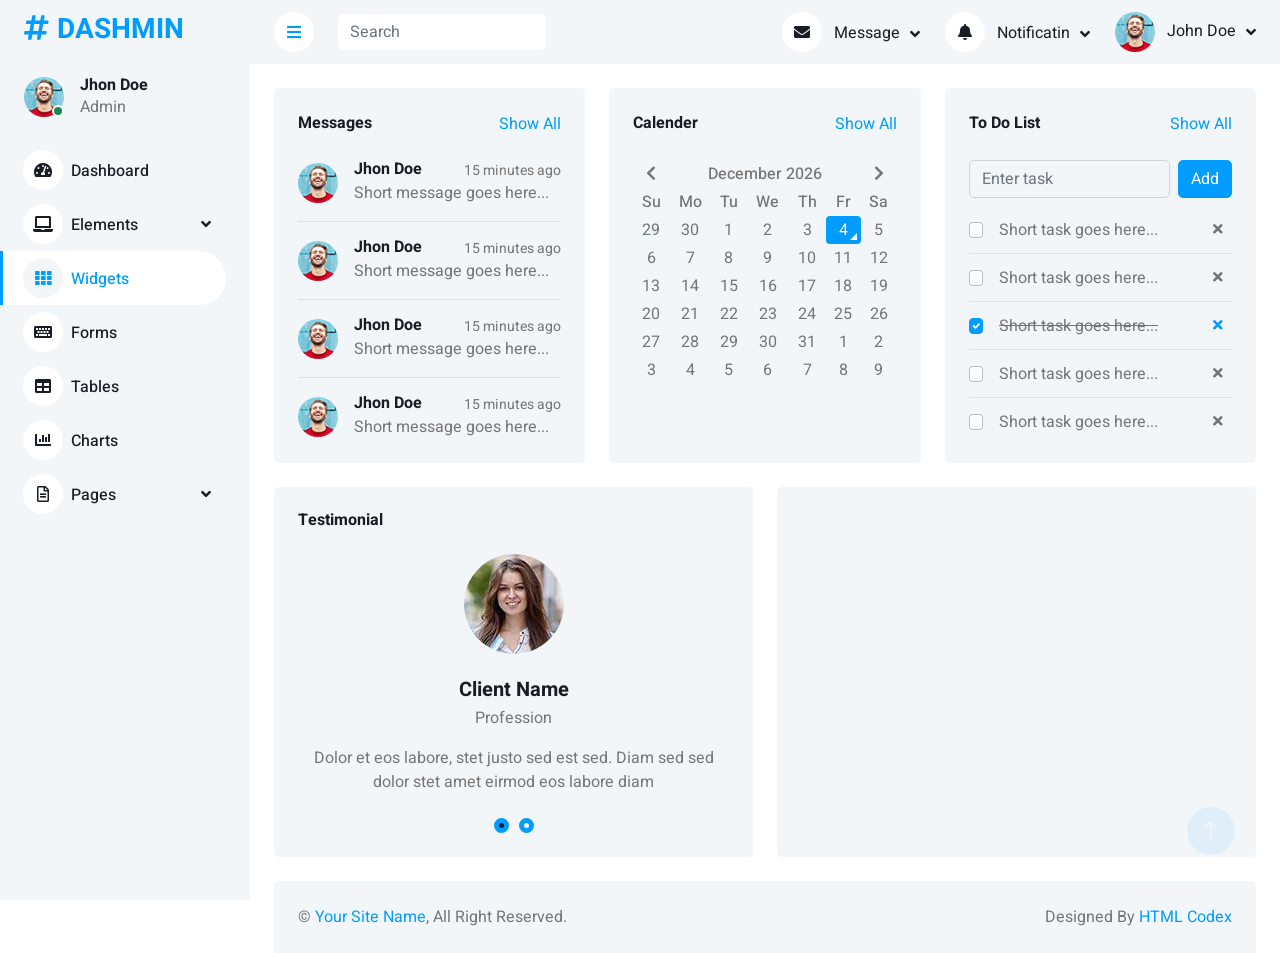
<file: Resources/bootstrap-admin-template-free/widget.html>
<!DOCTYPE html>
<html lang="en">

<head>
    <meta charset="utf-8">
    <title>DASHMIN - Bootstrap Admin Template</title>
    <meta content="width=device-width, initial-scale=1.0" name="viewport">
    <meta content="" name="keywords">
    <meta content="" name="description">

    <!-- Favicon -->
    <link href="img/favicon.ico" rel="icon">

    <!-- Google Web Fonts -->
    <link rel="preconnect" href="https://fonts.googleapis.com">
    <link rel="preconnect" href="https://fonts.gstatic.com" crossorigin>
    <link href="https://fonts.googleapis.com/css2?family=Heebo:wght@400;500;600;700&display=swap" rel="stylesheet">
    
    <!-- Icon Font Stylesheet -->
    <link href="https://cdnjs.cloudflare.com/ajax/libs/font-awesome/5.10.0/css/all.min.css" rel="stylesheet">
    <link href="https://cdn.jsdelivr.net/npm/bootstrap-icons@1.4.1/font/bootstrap-icons.css" rel="stylesheet">

    <!-- Libraries Stylesheet -->
    <link href="lib/owlcarousel/assets/owl.carousel.min.css" rel="stylesheet">
    <link href="lib/tempusdominus/css/tempusdominus-bootstrap-4.min.css" rel="stylesheet" />

    <!-- Customized Bootstrap Stylesheet -->
    <link href="css/bootstrap.min.css" rel="stylesheet">

    <!-- Template Stylesheet -->
    <link href="css/style.css" rel="stylesheet">
</head>

<body>
    <div class="container-fluid position-relative bg-white d-flex p-0">
        <!-- Spinner Start -->
        <div id="spinner" class="show bg-white position-fixed translate-middle w-100 vh-100 top-50 start-50 d-flex align-items-center justify-content-center">
            <div class="spinner-border text-primary" style="width: 3rem; height: 3rem;" role="status">
                <span class="sr-only">Loading...</span>
            </div>
        </div>
        <!-- Spinner End -->


        <!-- Sidebar Start -->
        <div class="sidebar pe-4 pb-3">
            <nav class="navbar bg-light navbar-light">
                <a href="index.html" class="navbar-brand mx-4 mb-3">
                    <h3 class="text-primary"><i class="fa fa-hashtag me-2"></i>DASHMIN</h3>
                </a>
                <div class="d-flex align-items-center ms-4 mb-4">
                    <div class="position-relative">
                        <img class="rounded-circle" src="img/user.jpg" alt="" style="width: 40px; height: 40px;">
                        <div class="bg-success rounded-circle border border-2 border-white position-absolute end-0 bottom-0 p-1"></div>
                    </div>
                    <div class="ms-3">
                        <h6 class="mb-0">Jhon Doe</h6>
                        <span>Admin</span>
                    </div>
                </div>
                <div class="navbar-nav w-100">
                    <a href="index.html" class="nav-item nav-link"><i class="fa fa-tachometer-alt me-2"></i>Dashboard</a>
                    <div class="nav-item dropdown">
                        <a href="#" class="nav-link dropdown-toggle" data-bs-toggle="dropdown"><i class="fa fa-laptop me-2"></i>Elements</a>
                        <div class="dropdown-menu bg-transparent border-0">
                            <a href="button.html" class="dropdown-item">Buttons</a>
                            <a href="typography.html" class="dropdown-item">Typography</a>
                            <a href="element.html" class="dropdown-item">Other Elements</a>
                        </div>
                    </div>
                    <a href="widget.html" class="nav-item nav-link active"><i class="fa fa-th me-2"></i>Widgets</a>
                    <a href="form.html" class="nav-item nav-link"><i class="fa fa-keyboard me-2"></i>Forms</a>
                    <a href="table.html" class="nav-item nav-link"><i class="fa fa-table me-2"></i>Tables</a>
                    <a href="chart.html" class="nav-item nav-link"><i class="fa fa-chart-bar me-2"></i>Charts</a>
                    <div class="nav-item dropdown">
                        <a href="#" class="nav-link dropdown-toggle" data-bs-toggle="dropdown"><i class="far fa-file-alt me-2"></i>Pages</a>
                        <div class="dropdown-menu bg-transparent border-0">
                            <a href="signin.html" class="dropdown-item">Sign In</a>
                            <a href="signup.html" class="dropdown-item">Sign Up</a>
                            <a href="404.html" class="dropdown-item">404 Error</a>
                            <a href="blank.html" class="dropdown-item">Blank Page</a>
                        </div>
                    </div>
                </div>
            </nav>
        </div>
        <!-- Sidebar End -->


        <!-- Content Start -->
        <div class="content">
            <!-- Navbar Start -->
            <nav class="navbar navbar-expand bg-light navbar-light sticky-top px-4 py-0">
                <a href="index.html" class="navbar-brand d-flex d-lg-none me-4">
                    <h2 class="text-primary mb-0"><i class="fa fa-hashtag"></i></h2>
                </a>
                <a href="#" class="sidebar-toggler flex-shrink-0">
                    <i class="fa fa-bars"></i>
                </a>
                <form class="d-none d-md-flex ms-4">
                    <input class="form-control border-0" type="search" placeholder="Search">
                </form>
                <div class="navbar-nav align-items-center ms-auto">
                    <div class="nav-item dropdown">
                        <a href="#" class="nav-link dropdown-toggle" data-bs-toggle="dropdown">
                            <i class="fa fa-envelope me-lg-2"></i>
                            <span class="d-none d-lg-inline-flex">Message</span>
                        </a>
                        <div class="dropdown-menu dropdown-menu-end bg-light border-0 rounded-0 rounded-bottom m-0">
                            <a href="#" class="dropdown-item">
                                <div class="d-flex align-items-center">
                                    <img class="rounded-circle" src="img/user.jpg" alt="" style="width: 40px; height: 40px;">
                                    <div class="ms-2">
                                        <h6 class="fw-normal mb-0">Jhon send you a message</h6>
                                        <small>15 minutes ago</small>
                                    </div>
                                </div>
                            </a>
                            <hr class="dropdown-divider">
                            <a href="#" class="dropdown-item">
                                <div class="d-flex align-items-center">
                                    <img class="rounded-circle" src="img/user.jpg" alt="" style="width: 40px; height: 40px;">
                                    <div class="ms-2">
                                        <h6 class="fw-normal mb-0">Jhon send you a message</h6>
                                        <small>15 minutes ago</small>
                                    </div>
                                </div>
                            </a>
                            <hr class="dropdown-divider">
                            <a href="#" class="dropdown-item">
                                <div class="d-flex align-items-center">
                                    <img class="rounded-circle" src="img/user.jpg" alt="" style="width: 40px; height: 40px;">
                                    <div class="ms-2">
                                        <h6 class="fw-normal mb-0">Jhon send you a message</h6>
                                        <small>15 minutes ago</small>
                                    </div>
                                </div>
                            </a>
                            <hr class="dropdown-divider">
                            <a href="#" class="dropdown-item text-center">See all message</a>
                        </div>
                    </div>
                    <div class="nav-item dropdown">
                        <a href="#" class="nav-link dropdown-toggle" data-bs-toggle="dropdown">
                            <i class="fa fa-bell me-lg-2"></i>
                            <span class="d-none d-lg-inline-flex">Notificatin</span>
                        </a>
                        <div class="dropdown-menu dropdown-menu-end bg-light border-0 rounded-0 rounded-bottom m-0">
                            <a href="#" class="dropdown-item">
                                <h6 class="fw-normal mb-0">Profile updated</h6>
                                <small>15 minutes ago</small>
                            </a>
                            <hr class="dropdown-divider">
                            <a href="#" class="dropdown-item">
                                <h6 class="fw-normal mb-0">New user added</h6>
                                <small>15 minutes ago</small>
                            </a>
                            <hr class="dropdown-divider">
                            <a href="#" class="dropdown-item">
                                <h6 class="fw-normal mb-0">Password changed</h6>
                                <small>15 minutes ago</small>
                            </a>
                            <hr class="dropdown-divider">
                            <a href="#" class="dropdown-item text-center">See all notifications</a>
                        </div>
                    </div>
                    <div class="nav-item dropdown">
                        <a href="#" class="nav-link dropdown-toggle" data-bs-toggle="dropdown">
                            <img class="rounded-circle me-lg-2" src="img/user.jpg" alt="" style="width: 40px; height: 40px;">
                            <span class="d-none d-lg-inline-flex">John Doe</span>
                        </a>
                        <div class="dropdown-menu dropdown-menu-end bg-light border-0 rounded-0 rounded-bottom m-0">
                            <a href="#" class="dropdown-item">My Profile</a>
                            <a href="#" class="dropdown-item">Settings</a>
                            <a href="#" class="dropdown-item">Log Out</a>
                        </div>
                    </div>
                </div>
            </nav>
            <!-- Navbar End -->


            <!-- Chart Start -->
            <div class="container-fluid pt-4 px-4">
                <div class="row g-4">
                    <div class="col-sm-12 col-md-6 col-xl-4">
                        <div class="h-100 bg-light rounded p-4">
                            <div class="d-flex align-items-center justify-content-between mb-2">
                                <h6 class="mb-0">Messages</h6>
                                <a href="">Show All</a>
                            </div>
                            <div class="d-flex align-items-center border-bottom py-3">
                                <img class="rounded-circle flex-shrink-0" src="img/user.jpg" alt="" style="width: 40px; height: 40px;">
                                <div class="w-100 ms-3">
                                    <div class="d-flex w-100 justify-content-between">
                                        <h6 class="mb-0">Jhon Doe</h6>
                                        <small>15 minutes ago</small>
                                    </div>
                                    <span>Short message goes here...</span>
                                </div>
                            </div>
                            <div class="d-flex align-items-center border-bottom py-3">
                                <img class="rounded-circle flex-shrink-0" src="img/user.jpg" alt="" style="width: 40px; height: 40px;">
                                <div class="w-100 ms-3">
                                    <div class="d-flex w-100 justify-content-between">
                                        <h6 class="mb-0">Jhon Doe</h6>
                                        <small>15 minutes ago</small>
                                    </div>
                                    <span>Short message goes here...</span>
                                </div>
                            </div>
                            <div class="d-flex align-items-center border-bottom py-3">
                                <img class="rounded-circle flex-shrink-0" src="img/user.jpg" alt="" style="width: 40px; height: 40px;">
                                <div class="w-100 ms-3">
                                    <div class="d-flex w-100 justify-content-between">
                                        <h6 class="mb-0">Jhon Doe</h6>
                                        <small>15 minutes ago</small>
                                    </div>
                                    <span>Short message goes here...</span>
                                </div>
                            </div>
                            <div class="d-flex align-items-center pt-3">
                                <img class="rounded-circle flex-shrink-0" src="img/user.jpg" alt="" style="width: 40px; height: 40px;">
                                <div class="w-100 ms-3">
                                    <div class="d-flex w-100 justify-content-between">
                                        <h6 class="mb-0">Jhon Doe</h6>
                                        <small>15 minutes ago</small>
                                    </div>
                                    <span>Short message goes here...</span>
                                </div>
                            </div>
                        </div>
                    </div>
                    <div class="col-sm-12 col-md-6 col-xl-4">
                        <div class="h-100 bg-light rounded p-4">
                            <div class="d-flex align-items-center justify-content-between mb-4">
                                <h6 class="mb-0">Calender</h6>
                                <a href="">Show All</a>
                            </div>
                            <div id="calender"></div>
                        </div>
                    </div>
                    <div class="col-sm-12 col-md-6 col-xl-4">
                        <div class="h-100 bg-light rounded p-4">
                            <div class="d-flex align-items-center justify-content-between mb-4">
                                <h6 class="mb-0">To Do List</h6>
                                <a href="">Show All</a>
                            </div>
                            <div class="d-flex mb-2">
                                <input class="form-control bg-transparent" type="text" placeholder="Enter task">
                                <button type="button" class="btn btn-primary ms-2">Add</button>
                            </div>
                            <div class="d-flex align-items-center border-bottom py-2">
                                <input class="form-check-input m-0" type="checkbox">
                                <div class="w-100 ms-3">
                                    <div class="d-flex w-100 align-items-center justify-content-between">
                                        <span>Short task goes here...</span>
                                        <button class="btn btn-sm"><i class="fa fa-times"></i></button>
                                    </div>
                                </div>
                            </div>
                            <div class="d-flex align-items-center border-bottom py-2">
                                <input class="form-check-input m-0" type="checkbox">
                                <div class="w-100 ms-3">
                                    <div class="d-flex w-100 align-items-center justify-content-between">
                                        <span>Short task goes here...</span>
                                        <button class="btn btn-sm"><i class="fa fa-times"></i></button>
                                    </div>
                                </div>
                            </div>
                            <div class="d-flex align-items-center border-bottom py-2">
                                <input class="form-check-input m-0" type="checkbox" checked>
                                <div class="w-100 ms-3">
                                    <div class="d-flex w-100 align-items-center justify-content-between">
                                        <span><del>Short task goes here...</del></span>
                                        <button class="btn btn-sm text-primary"><i class="fa fa-times"></i></button>
                                    </div>
                                </div>
                            </div>
                            <div class="d-flex align-items-center border-bottom py-2">
                                <input class="form-check-input m-0" type="checkbox">
                                <div class="w-100 ms-3">
                                    <div class="d-flex w-100 align-items-center justify-content-between">
                                        <span>Short task goes here...</span>
                                        <button class="btn btn-sm"><i class="fa fa-times"></i></button>
                                    </div>
                                </div>
                            </div>
                            <div class="d-flex align-items-center pt-2">
                                <input class="form-check-input m-0" type="checkbox">
                                <div class="w-100 ms-3">
                                    <div class="d-flex w-100 align-items-center justify-content-between">
                                        <span>Short task goes here...</span>
                                        <button class="btn btn-sm"><i class="fa fa-times"></i></button>
                                    </div>
                                </div>
                            </div>
                        </div>
                    </div>
                    <div class="col-sm-12 col-xl-6">
                        <div class="bg-light rounded h-100 p-4">
                            <h6 class="mb-4">Testimonial</h6>
                            <div class="owl-carousel testimonial-carousel">
                                <div class="testimonial-item text-center">
                                    <img class="img-fluid rounded-circle mx-auto mb-4" src="img/testimonial-1.jpg" style="width: 100px; height: 100px;">
                                    <h5 class="mb-1">Client Name</h5>
                                    <p>Profession</p>
                                    <p class="mb-0">Dolor et eos labore, stet justo sed est sed. Diam sed sed dolor stet amet eirmod eos labore diam</p>
                                </div>
                                <div class="testimonial-item text-center">
                                    <img class="img-fluid rounded-circle mx-auto mb-4" src="img/testimonial-2.jpg" style="width: 100px; height: 100px;">
                                    <h5 class="mb-1">Client Name</h5>
                                    <p>Profession</p>
                                    <p class="mb-0">Dolor et eos labore, stet justo sed est sed. Diam sed sed dolor stet amet eirmod eos labore diam</p>
                                </div>
                            </div>
                        </div>
                    </div>
                    <div class="col-sm-12 col-xl-6">
                        <div class="bg-light rounded h-100 p-4">
                            <iframe class="position-relative rounded w-100 h-100"
                            src="https://www.google.com/maps/embed?pb=!1m18!1m12!1m3!1d3001156.4288297426!2d-78.01371936852176!3d42.72876761954724!2m3!1f0!2f0!3f0!3m2!1i1024!2i768!4f13.1!3m3!1m2!1s0x4ccc4bf0f123a5a9%3A0xddcfc6c1de189567!2sNew%20York%2C%20USA!5e0!3m2!1sen!2sbd!4v1603794290143!5m2!1sen!2sbd"
                            frameborder="0" style="border:0;" allowfullscreen="" aria-hidden="false"
                            tabindex="0"></iframe>
                        </div>
                    </div>
                </div>
            </div>
            <!-- Chart End -->


            <!-- Footer Start -->
            <div class="container-fluid pt-4 px-4">
                <div class="bg-light rounded-top p-4">
                    <div class="row">
                        <div class="col-12 col-sm-6 text-center text-sm-start">
                            &copy; <a href="#">Your Site Name</a>, All Right Reserved. 
                        </div>
                        <div class="col-12 col-sm-6 text-center text-sm-end">
                            <!--/*** This template is free as long as you keep the footer author’s credit link/attribution link/backlink. If you'd like to use the template without the footer author’s credit link/attribution link/backlink, you can purchase the Credit Removal License from "https://htmlcodex.com/credit-removal". Thank you for your support. ***/-->
                            Designed By <a href="https://htmlcodex.com">HTML Codex</a>
                        </div>
                    </div>
                </div>
            </div>
            <!-- Footer End -->
        </div>
        <!-- Content End -->


        <!-- Back to Top -->
        <a href="#" class="btn btn-lg btn-primary btn-lg-square back-to-top"><i class="bi bi-arrow-up"></i></a>
    </div>

    <!-- JavaScript Libraries -->
    <script src="https://code.jquery.com/jquery-3.4.1.min.js"></script>
    <script src="https://cdn.jsdelivr.net/npm/bootstrap@5.0.0/dist/js/bootstrap.bundle.min.js"></script>
    <script src="lib/chart/chart.min.js"></script>
    <script src="lib/easing/easing.min.js"></script>
    <script src="lib/waypoints/waypoints.min.js"></script>
    <script src="lib/owlcarousel/owl.carousel.min.js"></script>
    <script src="lib/tempusdominus/js/moment.min.js"></script>
    <script src="lib/tempusdominus/js/moment-timezone.min.js"></script>
    <script src="lib/tempusdominus/js/tempusdominus-bootstrap-4.min.js"></script>

    <!-- Template Javascript -->
    <script src="js/main.js"></script>
</body>

</html>
</file>
<file: ECommerceMVC/wwwroot/css/style.css>
/*** Spinner Start ***/
#spinner {
    opacity: 0;
    visibility: hidden;
    transition: opacity .8s ease-out, visibility 0s linear .5s;
    z-index: 99999;
 }

 #spinner.show {
     transition: opacity .8s ease-out, visibility 0s linear .0s;
     visibility: visible;
     opacity: 1;
 }

 .back-to-top {
    position: fixed;
    right: 30px;
    bottom: 30px;
    display: flex;
    width: 45px;
    height: 45px;
    align-items: center;
    justify-content: center;
    transition: 0.5s;
    z-index: 99;
}
/*** Spinner End ***/


/*** Button Start ***/
.btn {
    font-weight: 600;
    transition: .5s;
}

.btn-square {
    width: 32px;
    height: 32px;
}

.btn-sm-square {
    width: 34px;
    height: 34px;
}

.btn-md-square {
    width: 44px;
    height: 44px;
}

.btn-lg-square {
    width: 56px;
    height: 56px;
}

.btn-square,
.btn-sm-square,
.btn-md-square,
.btn-lg-square {
    padding: 0;
    display: flex;
    align-items: center;
    justify-content: center;
    font-weight: normal;
}

.btn.border-secondary {
    transition: 0.5s;
    background-color: #f8b02d;
}

.btn.border-secondary:hover {
    background: var(--bs-gray-dark) !important;
    color: var(--bs-light) !important;
}

/*** Topbar Start ***/
.fixed-top {
    transition: 0.5s;
    background: var(--bs-dark);
    border: 0;
}

.topbar {
    padding: 20px;
    border-radius: 230px 100px;
}

.topbar .top-info {
    font-size: 15px;
    line-height: 0;
    letter-spacing: 1px;
    display: flex;
    align-items: center;
}

.topbar .top-link {
    font-size: 15px;
    line-height: 0;
    letter-spacing: 1px;
    display: flex;
    align-items: center;
}

.topbar .top-link a {
    letter-spacing: 1px;
}

.topbar .top-link a small:hover {
    color: var(--bs-primary) !important;
    transition: 0.5s;
}

.topbar .top-link a small:hover i {
    color: var(--bs-primary) !important;
}
/*** Topbar End ***/

/*** Navbar Start ***/
.navbar .navbar-nav .nav-link {
    padding: 10px 15px;
    font-size: 16px;
    transition: .5s;
}

.navbar {
    height: 100px;
    border-bottom: 1px solid rgb(0, 0, 0, .1);
}

.navbar .navbar-nav .nav-link:hover,
.navbar .navbar-nav .nav-link.active,
.fixed-top.bg-white .navbar .navbar-nav .nav-link:hover,
.fixed-top.bg-white .navbar .navbar-nav .nav-link.active {
    color: var(--bs-primary);
}

.navbar .dropdown-toggle::after {
    border: none;
    content: "\f107";
    font-family: "Font Awesome 5 Free";
    font-weight: 700;
    vertical-align: middle;
    margin-left: 8px;
}

@media (min-width: 1200px) {
    .navbar .nav-item .dropdown-menu {
        display: block;
        visibility: hidden;
        top: 100%;
        transform: rotateX(-75deg);
        transform-origin: 0% 0%;
        border: 0;
        transition: .5s;
        opacity: 0;
    }
}

.dropdown .dropdown-menu a:hover {
    background: var(--bs-primary);
    color: var(--bs-light);
}

.navbar .nav-item:hover .dropdown-menu {
    transform: rotateX(0deg);
    visibility: visible;
    background: var(--bs-gray) !important;
    border-radius: 10px !important;
    transition: .5s;
    opacity: 1;
}

#searchModal .modal-content {
    background: rgba(255, 255, 255, .8);
}
/*** Navbar End ***/

/*** Hero Header ***/
.hero-header {
    background: linear-gradient(rgba(128, 128, 128, 0.3), rgba(128, 128, 128, 0.3)), url(../img/hero-img.jpg);
    background-position: center center;
    background-repeat: no-repeat;
    background-size: cover;
}

.carousel-item {
    position: relative;
}

.carousel-item a {
    position: absolute;
    top: 50%;
    left: 50%;
    transform: translate(-50%, -50%);
    font-size: 25px;
    background: linear-gradient(rgba(255, 181, 36, 0.7), rgba(255, 181, 36, 0.7));
}

.carousel-control-next,
.carousel-control-prev {
    width: 48px;
    height: 48px;
    border-radius: 48px;
    border: 1px solid var(--bs-white);
    background: var(--bs-primary);
    position: absolute;
    top: 50%;
    transform: translateY(-50%);
}

.carousel-control-next {
    margin-right: 20px;
}

.carousel-control-prev {
    margin-left: 20px;
}

.page-header {
    position: relative;
    background: linear-gradient(rgba(0, 0, 0, 0.3), rgba(0, 0, 0, 0.3)), url(../img/cart-page-header-img.jpg);
    background-position: center center;
    background-repeat: no-repeat;
    background-size: cover;
}

@media (min-width: 992px) {
    .hero-header,
    .page-header {
        margin-top: 152px !important;
    }
}

@media (max-width: 992px) {
    .hero-header,
    .page-header {
        margin-top: 97px !important;
    }
}
/*** Hero Header end ***/


/*** featurs Start ***/
.featurs .featurs-item .featurs-icon {
    position: relative;
    width: 120px;
    height: 120px;
}

.featurs .featurs-item .featurs-icon::after {
    content: "";
    width: 35px;
    height: 35px;
    background: var(--bs-primary);
    position: absolute;
    bottom: -10px;
    transform: translate(-50%);
    transform: rotate(45deg);
    background: var(--bs-primary);
    
}
/*** featurs End ***/


/*** service Start ***/
.service .service-item .service-content {
    position: relative;
    width: 250px; 
    height: 130px; 
    top: -50%; 
    left: 50%; 
    transform: translate(-50%, -50%);
}

/*** service End ***/


/*** Fruits Start ***/
.fruite .tab-class .nav-item a.active {
    background: var(--bs-primary) !important;
}

.fruite .tab-class .nav-item a.active span {
    color: var(--bs-dark) !important; 
}

.fruite .fruite-categorie .fruite-name {
    line-height: 40px;
}

.fruite .fruite-categorie .fruite-name a {
    transition: 0.5s;
}

.fruite .fruite-categorie .fruite-name a:hover {
    color: var(--bs-primary);
}

.fruite .fruite-item {
    height: 50%;
    transition: 0.5s;
}
.fruite .fruite-item:hover {
    box-shadow: 0 0 55px rgba(0, 0, 0, 0.4);
}

.fruite .fruite-item .fruite-img {
    overflow: hidden;
    transition: 0.5s;
    border-radius: 10px 10px 0 0;
}

.fruite .fruite-item .fruite-img img {
    transition: 0.5s;
}

.fruite .fruite-item .fruite-img img:hover {
    transform: scale(1.3);
}
/*** Fruits End ***/


/*** vesitable Start ***/
.vesitable .vesitable-item {
    height: 100%;
    transition: 0.5s;
}

.vesitable .vesitable-item:hover {
    box-shadow: 0 0 55px rgba(0, 0, 0, 0.4);
}

.vesitable .vesitable-item .vesitable-img {
    overflow: hidden;
    transition: 0.5s;
    border-radius: 10px 10px 0 0;
}

.vesitable .vesitable-item .vesitable-img img {
    transition: 0.5s;
}

.vesitable .vesitable-item .vesitable-img img:hover {
    transform: scale(1.2);
}

.vesitable .owl-stage {
    margin: 50px 0;
    position: relative;
}

.vesitable .owl-nav .owl-prev {
    position: absolute;
    top: -8px;
    right: 0;
    color: var(--bs-primary);
    padding: 5px 25px;
    border: 1px solid var(--bs-primary);
    border-radius: 20px;
    transition: 0.5s;

}

.vesitable .owl-nav .owl-prev:hover {
    background: var(--bs-primary);
    color: var(--bs-white);
}

.vesitable .owl-nav .owl-next {
    position: absolute;
    top: -8px;
    right: 88px;
    color: var(--bs-primary);
    padding: 5px 25px;
    border: 1px solid var(--bs-primary);
    border-radius: 20px;
    transition: 0.5s;
}

.vesitable .owl-nav .owl-next:hover {
    background: var(--bs-primary);
    color: var(--bs-white);
}
/*** vesitable End ***/

/*** Banner Section Start ***/
.banner .banner-btn:hover {
    background: var(--bs-primary);
}
/*** Banner Section End ***/


/*** Facts Start ***/
.counter {
    height: 100%;
    text-align: center;
    box-shadow: 0 0 30px rgba(0, 0, 0, 0.05);
}

.counter i {
    font-size: 60px;
    margin-bottom: 25px;
}

.counter h4 {
    color: var(--bs-primary);
    letter-spacing: 1px;
    text-transform: uppercase;
}

.counter h1 {
    margin-bottom: 0;
}
/*** Facts End ***/


/*** testimonial Start ***/
.testimonial .owl-nav .owl-prev {
    position: absolute;
    top: -58px;
    right: 0;
    color: var(--bs-primary);
    padding: 5px 25px;
    border: 1px solid var(--bs-primary);
    border-radius: 20px;
    transition: 0.5s;
}

.testimonial .owl-nav .owl-prev:hover {
    background: var(--bs-primary);
    color: var(--bs-white);
}

.testimonial .owl-nav .owl-next {
    position: absolute;
    top: -58px;
    right: 88px;
    color: var(--bs-primary);
    padding: 5px 25px;
    border: 1px solid var(--bs-primary);
    border-radius: 20px;
    transition: 0.5s;
}

.testimonial .owl-nav .owl-next:hover {
    background: var(--bs-primary);
    color: var(--bs-white);
}
/*** testimonial End ***/


/*** Single Page Start ***/
.pagination {
    display: inline-block;
}
  
.pagination a {
    color: var(--bs-dark);
    padding: 10px 16px;
    text-decoration: none;
    transition: 0.5s;
    border: 1px solid var(--bs-primary);
    margin: 0 4px;
}
  
.pagination a.active {
    background-color: var(--bs-primary);
    color: var(--bs-light);
    border: 1px solid var(--bs-primary);
}
  
.pagination a:hover:not(.active) {background-color: var(--bs-primary)}

.nav.nav-tabs .nav-link.active {
    border-bottom: 2px solid var(--bs-primary) !important;
}
/*** Single Page End ***/


/*** Footer Start ***/
.footer .footer-item .btn-link {
    line-height: 35px;
    color: rgba(255, 255, 255, .5);
    transition: 0.5s;
}

.footer .footer-item .btn-link:hover {
    color: var(--bs-primary) !important;
}

.footer .footer-item p.mb-4 {
    line-height: 35px;
}
/*** Footer End ***/
</file>
<file: Resources/bootstrap-admin-template-free/css/style.css>
/********** Template CSS **********/
:root {
    --primary: #009CFF;
    --light: #F3F6F9;
    --dark: #191C24;
}

.back-to-top {
    position: fixed;
    display: none;
    right: 45px;
    bottom: 45px;
    z-index: 99;
}


/*** Spinner ***/
#spinner {
    opacity: 0;
    visibility: hidden;
    transition: opacity .5s ease-out, visibility 0s linear .5s;
    z-index: 99999;
}

#spinner.show {
    transition: opacity .5s ease-out, visibility 0s linear 0s;
    visibility: visible;
    opacity: 1;
}


/*** Button ***/
.btn {
    transition: .5s;
}

.btn.btn-primary {
    color: #FFFFFF;
}

.btn-square {
    width: 38px;
    height: 38px;
}

.btn-sm-square {
    width: 32px;
    height: 32px;
}

.btn-lg-square {
    width: 48px;
    height: 48px;
}

.btn-square,
.btn-sm-square,
.btn-lg-square {
    padding: 0;
    display: inline-flex;
    align-items: center;
    justify-content: center;
    font-weight: normal;
    border-radius: 50px;
}


/*** Layout ***/
.sidebar {
    position: fixed;
    top: 0;
    left: 0;
    bottom: 0;
    width: 250px;
    height: 100vh;
    overflow-y: auto;
    background: var(--light);
    transition: 0.5s;
    z-index: 999;
}

.content {
    margin-left: 250px;
    min-height: 100vh;
    background: #FFFFFF;
    transition: 0.5s;
}

@media (min-width: 992px) {
    .sidebar {
        margin-left: 0;
    }

    .sidebar.open {
        margin-left: -250px;
    }

    .content {
        width: calc(100% - 250px);
    }

    .content.open {
        width: 100%;
        margin-left: 0;
    }
}

@media (max-width: 991.98px) {
    .sidebar {
        margin-left: -250px;
    }

    .sidebar.open {
        margin-left: 0;
    }

    .content {
        width: 100%;
        margin-left: 0;
    }
}


/*** Navbar ***/
.sidebar .navbar .navbar-nav .nav-link {
    padding: 7px 20px;
    color: var(--dark);
    font-weight: 500;
    border-left: 3px solid var(--light);
    border-radius: 0 30px 30px 0;
    outline: none;
}

.sidebar .navbar .navbar-nav .nav-link:hover,
.sidebar .navbar .navbar-nav .nav-link.active {
    color: var(--primary);
    background: #FFFFFF;
    border-color: var(--primary);
}

.sidebar .navbar .navbar-nav .nav-link i {
    width: 40px;
    height: 40px;
    display: inline-flex;
    align-items: center;
    justify-content: center;
    background: #FFFFFF;
    border-radius: 40px;
}

.sidebar .navbar .navbar-nav .nav-link:hover i,
.sidebar .navbar .navbar-nav .nav-link.active i {
    background: var(--light);
}

.sidebar .navbar .dropdown-toggle::after {
    position: absolute;
    top: 15px;
    right: 15px;
    border: none;
    content: "\f107";
    font-family: "Font Awesome 5 Free";
    font-weight: 900;
    transition: .5s;
}

.sidebar .navbar .dropdown-toggle[aria-expanded=true]::after {
    transform: rotate(-180deg);
}

.sidebar .navbar .dropdown-item {
    padding-left: 25px;
    border-radius: 0 30px 30px 0;
}

.content .navbar .navbar-nav .nav-link {
    margin-left: 25px;
    padding: 12px 0;
    color: var(--dark);
    outline: none;
}

.content .navbar .navbar-nav .nav-link:hover,
.content .navbar .navbar-nav .nav-link.active {
    color: var(--primary);
}

.content .navbar .sidebar-toggler,
.content .navbar .navbar-nav .nav-link i {
    width: 40px;
    height: 40px;
    display: inline-flex;
    align-items: center;
    justify-content: center;
    background: #FFFFFF;
    border-radius: 40px;
}

.content .navbar .dropdown-toggle::after {
    margin-left: 6px;
    vertical-align: middle;
    border: none;
    content: "\f107";
    font-family: "Font Awesome 5 Free";
    font-weight: 900;
    transition: .5s;
}

.content .navbar .dropdown-toggle[aria-expanded=true]::after {
    transform: rotate(-180deg);
}

@media (max-width: 575.98px) {
    .content .navbar .navbar-nav .nav-link {
        margin-left: 15px;
    }
}


/*** Date Picker ***/
.bootstrap-datetimepicker-widget.bottom {
    top: auto !important;
}

.bootstrap-datetimepicker-widget .table * {
    border-bottom-width: 0px;
}

.bootstrap-datetimepicker-widget .table th {
    font-weight: 500;
}

.bootstrap-datetimepicker-widget.dropdown-menu {
    padding: 10px;
    border-radius: 2px;
}

.bootstrap-datetimepicker-widget table td.active,
.bootstrap-datetimepicker-widget table td.active:hover {
    background: var(--primary);
}

.bootstrap-datetimepicker-widget table td.today::before {
    border-bottom-color: var(--primary);
}


/*** Testimonial ***/
.progress .progress-bar {
    width: 0px;
    transition: 2s;
}


/*** Testimonial ***/
.testimonial-carousel .owl-dots {
    margin-top: 24px;
    display: flex;
    align-items: flex-end;
    justify-content: center;
}

.testimonial-carousel .owl-dot {
    position: relative;
    display: inline-block;
    margin: 0 5px;
    width: 15px;
    height: 15px;
    border: 5px solid var(--primary);
    border-radius: 15px;
    transition: .5s;
}

.testimonial-carousel .owl-dot.active {
    background: var(--dark);
    border-color: var(--primary);
}
</file>
